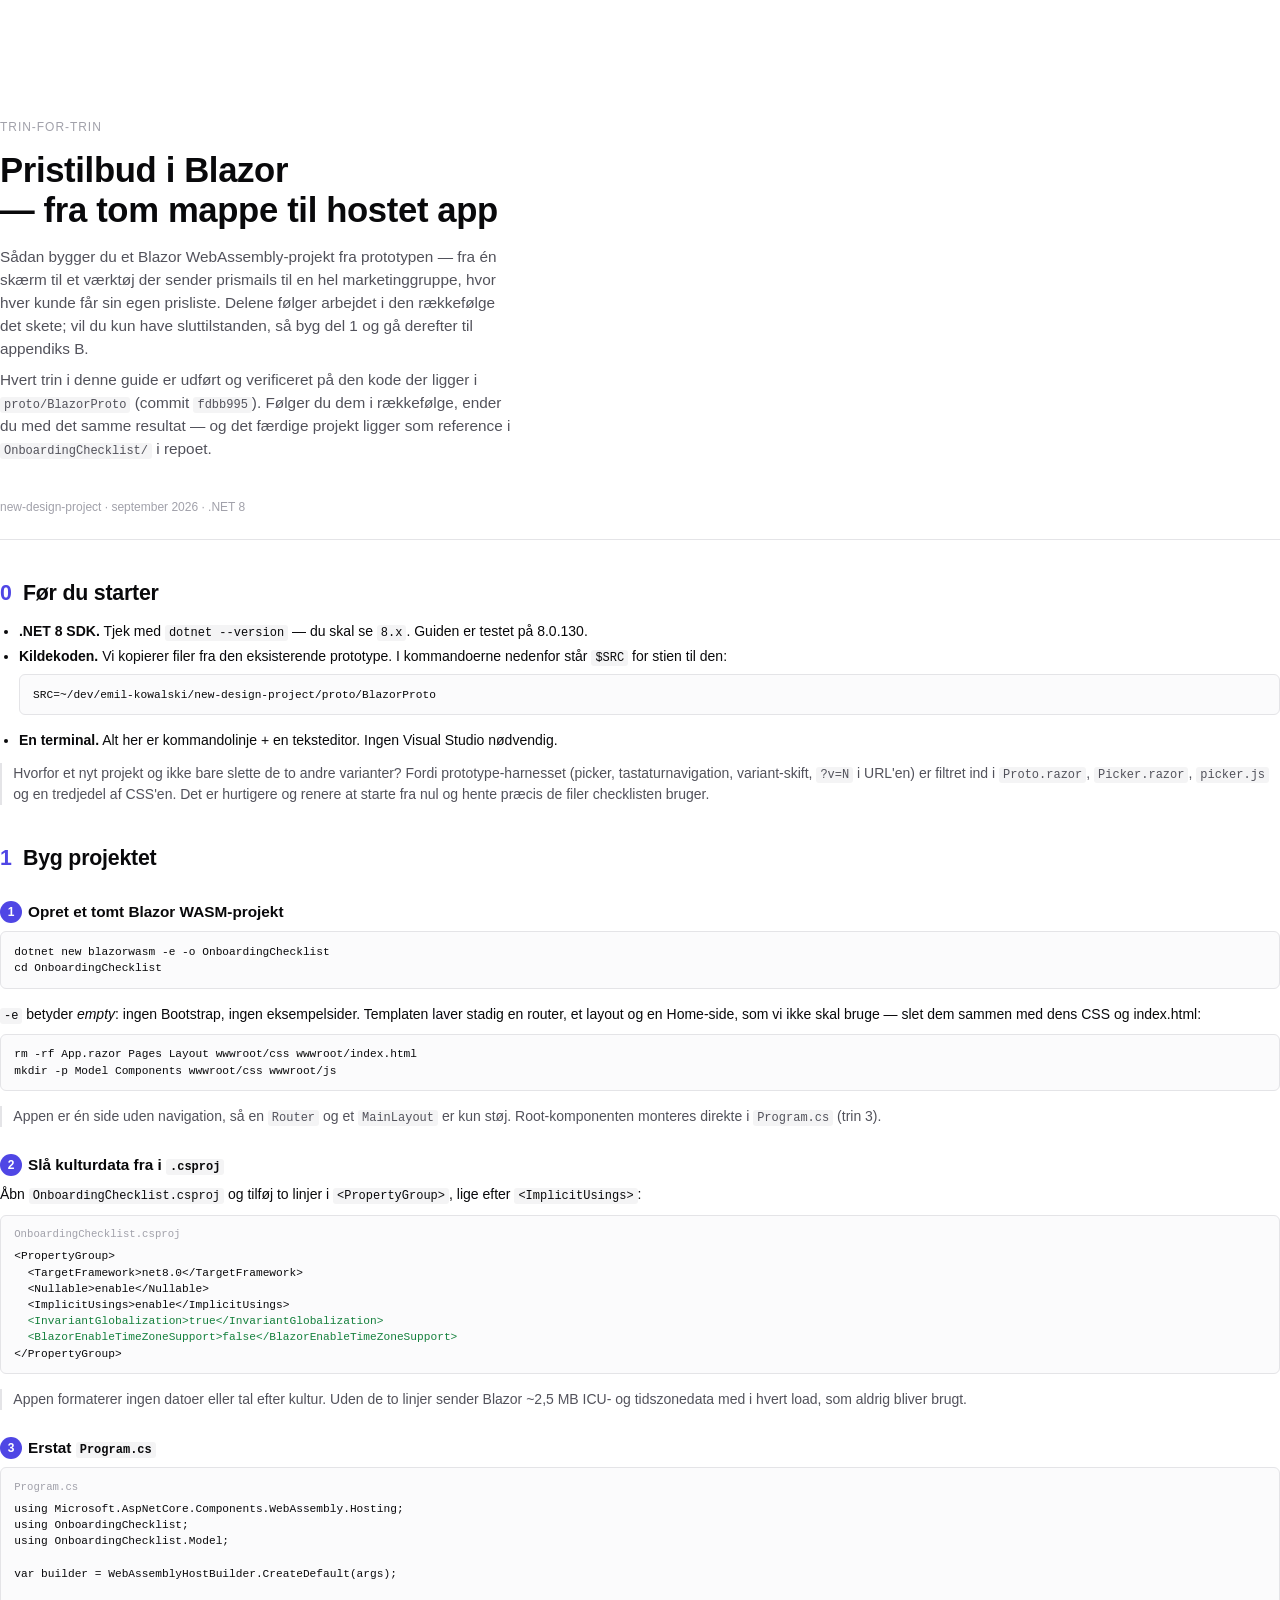
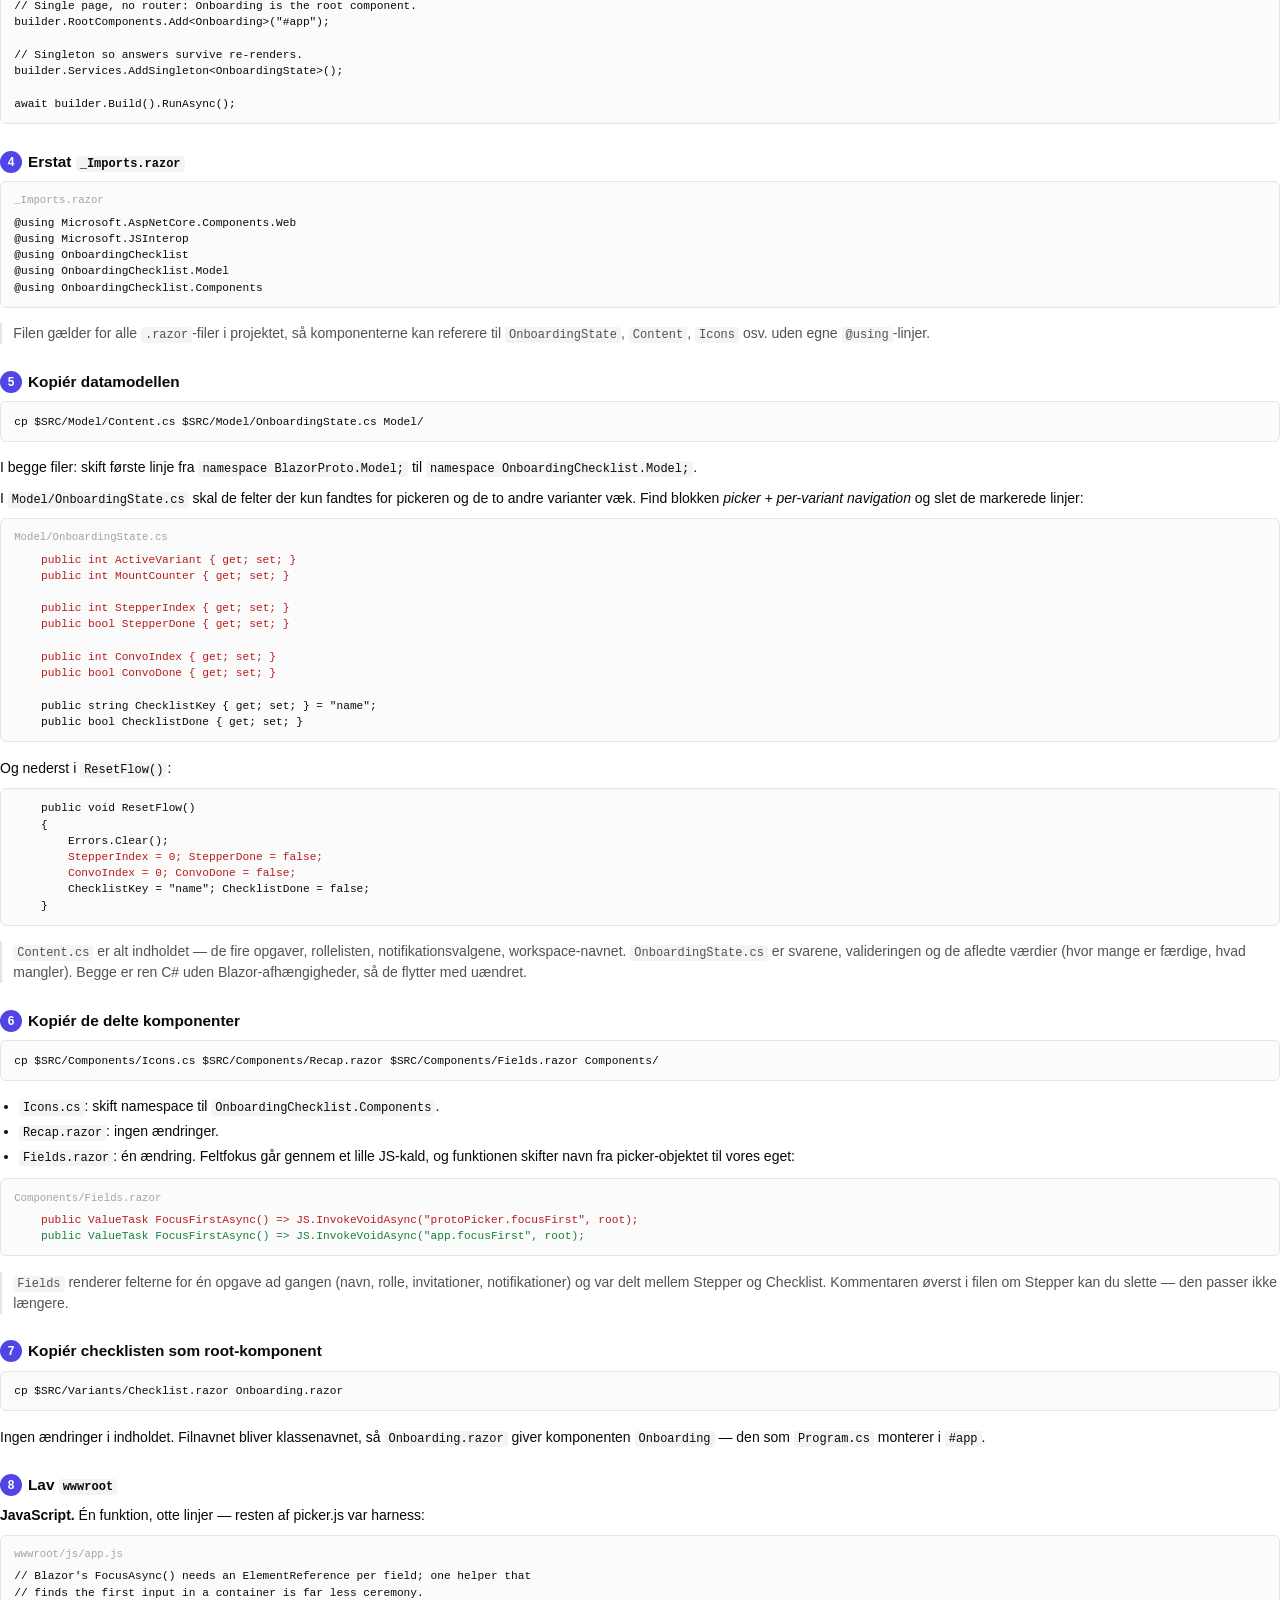
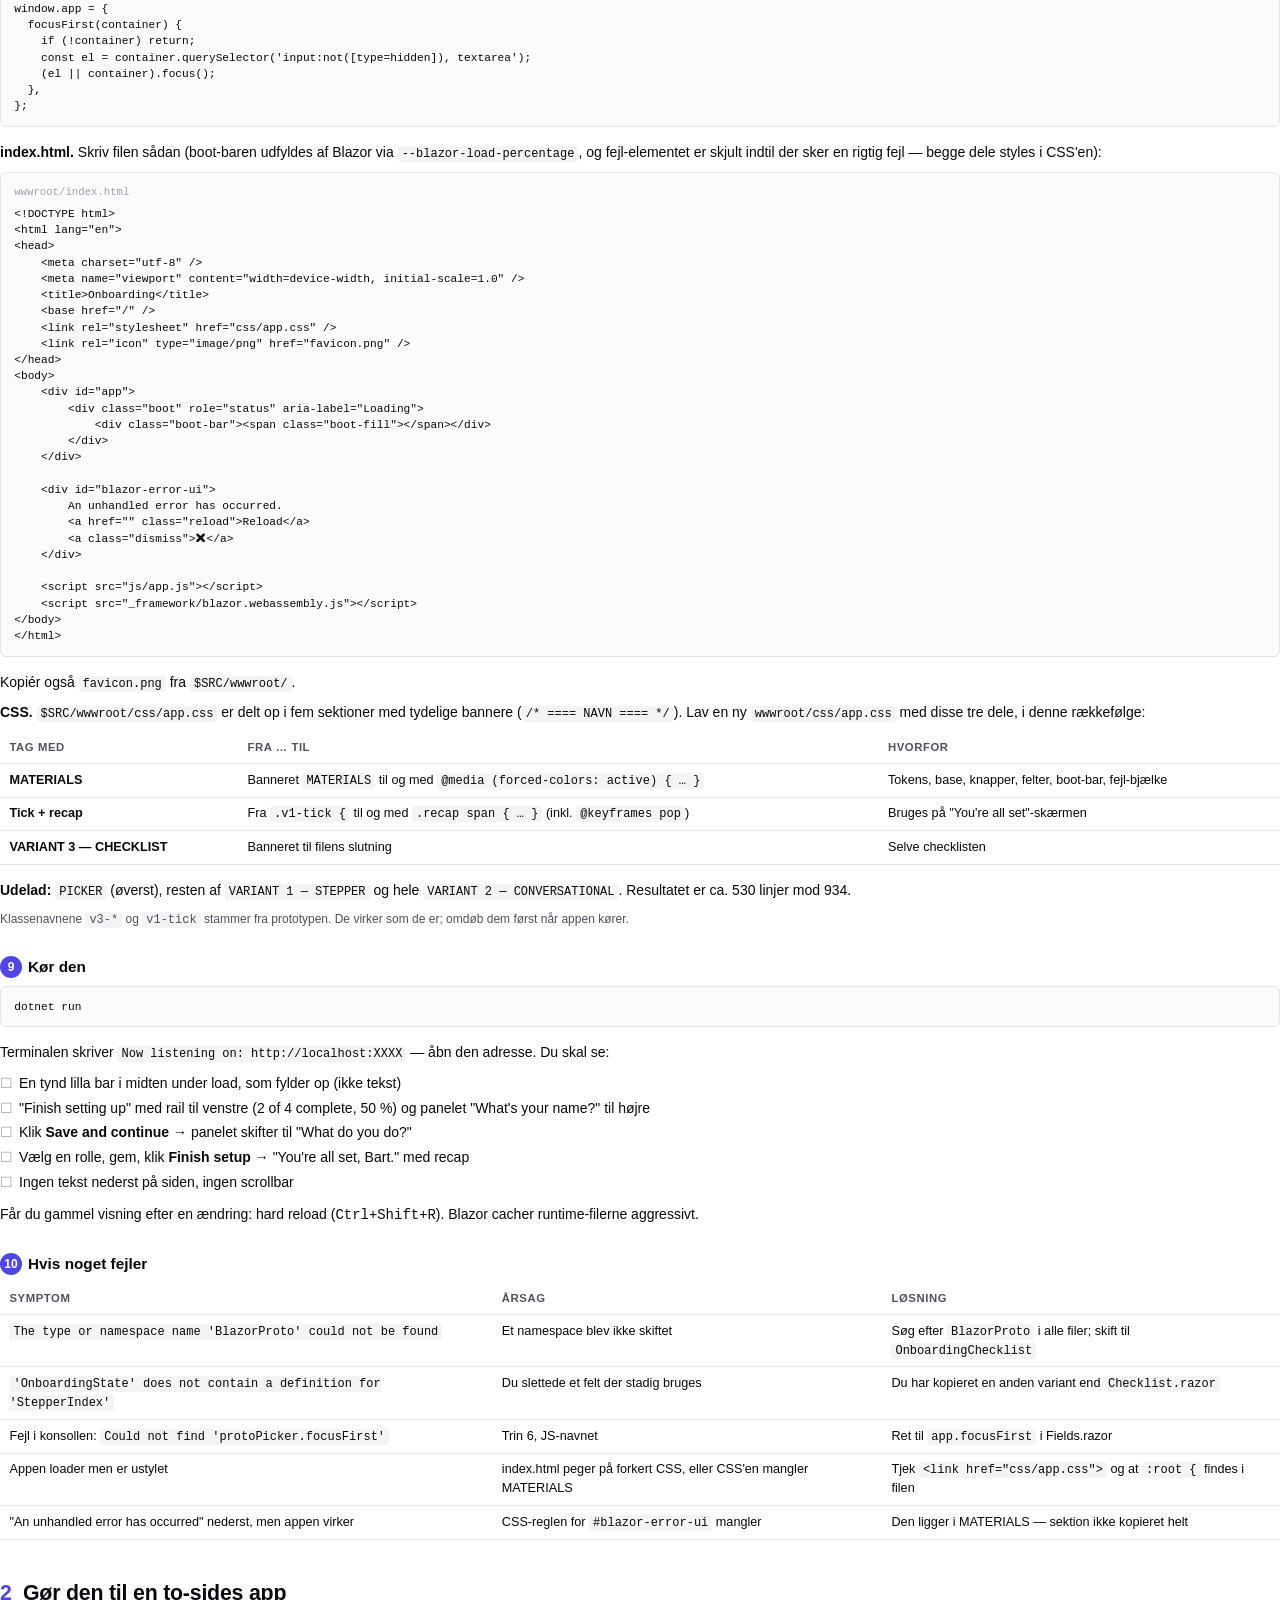
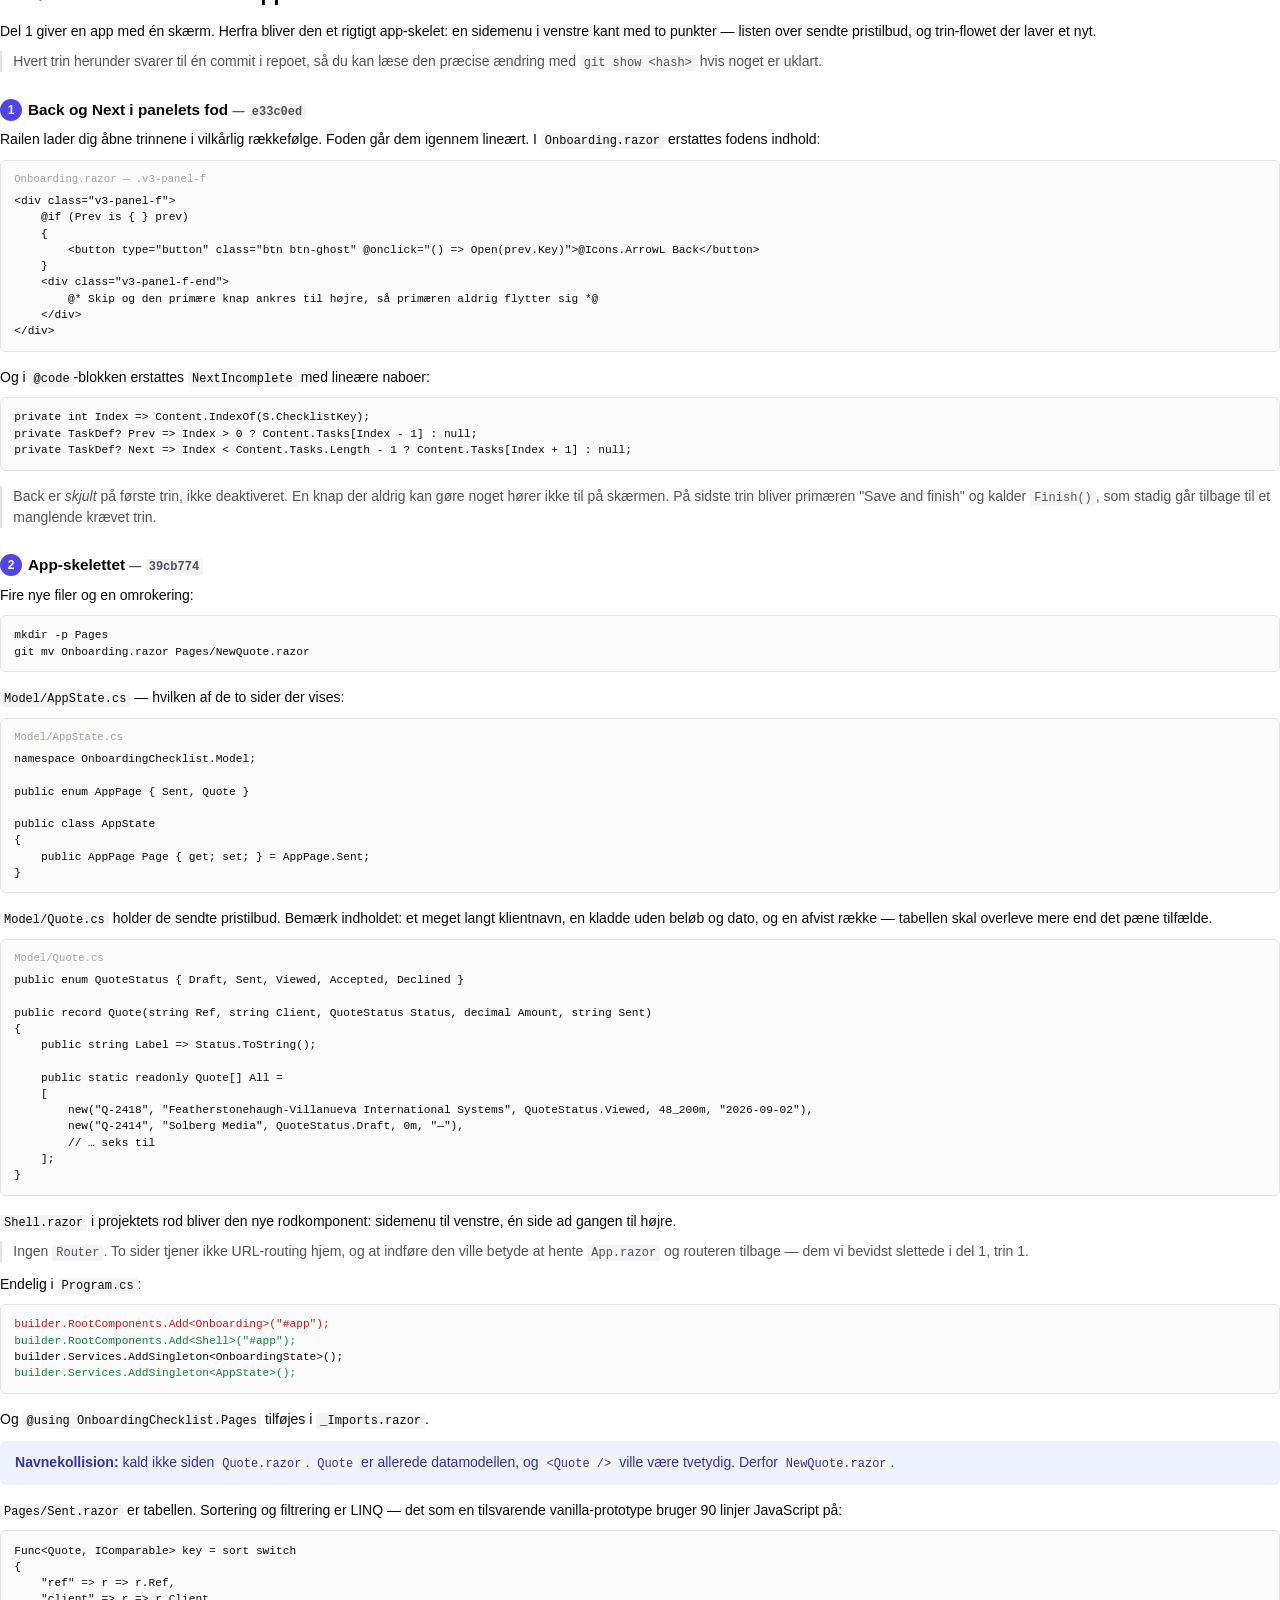
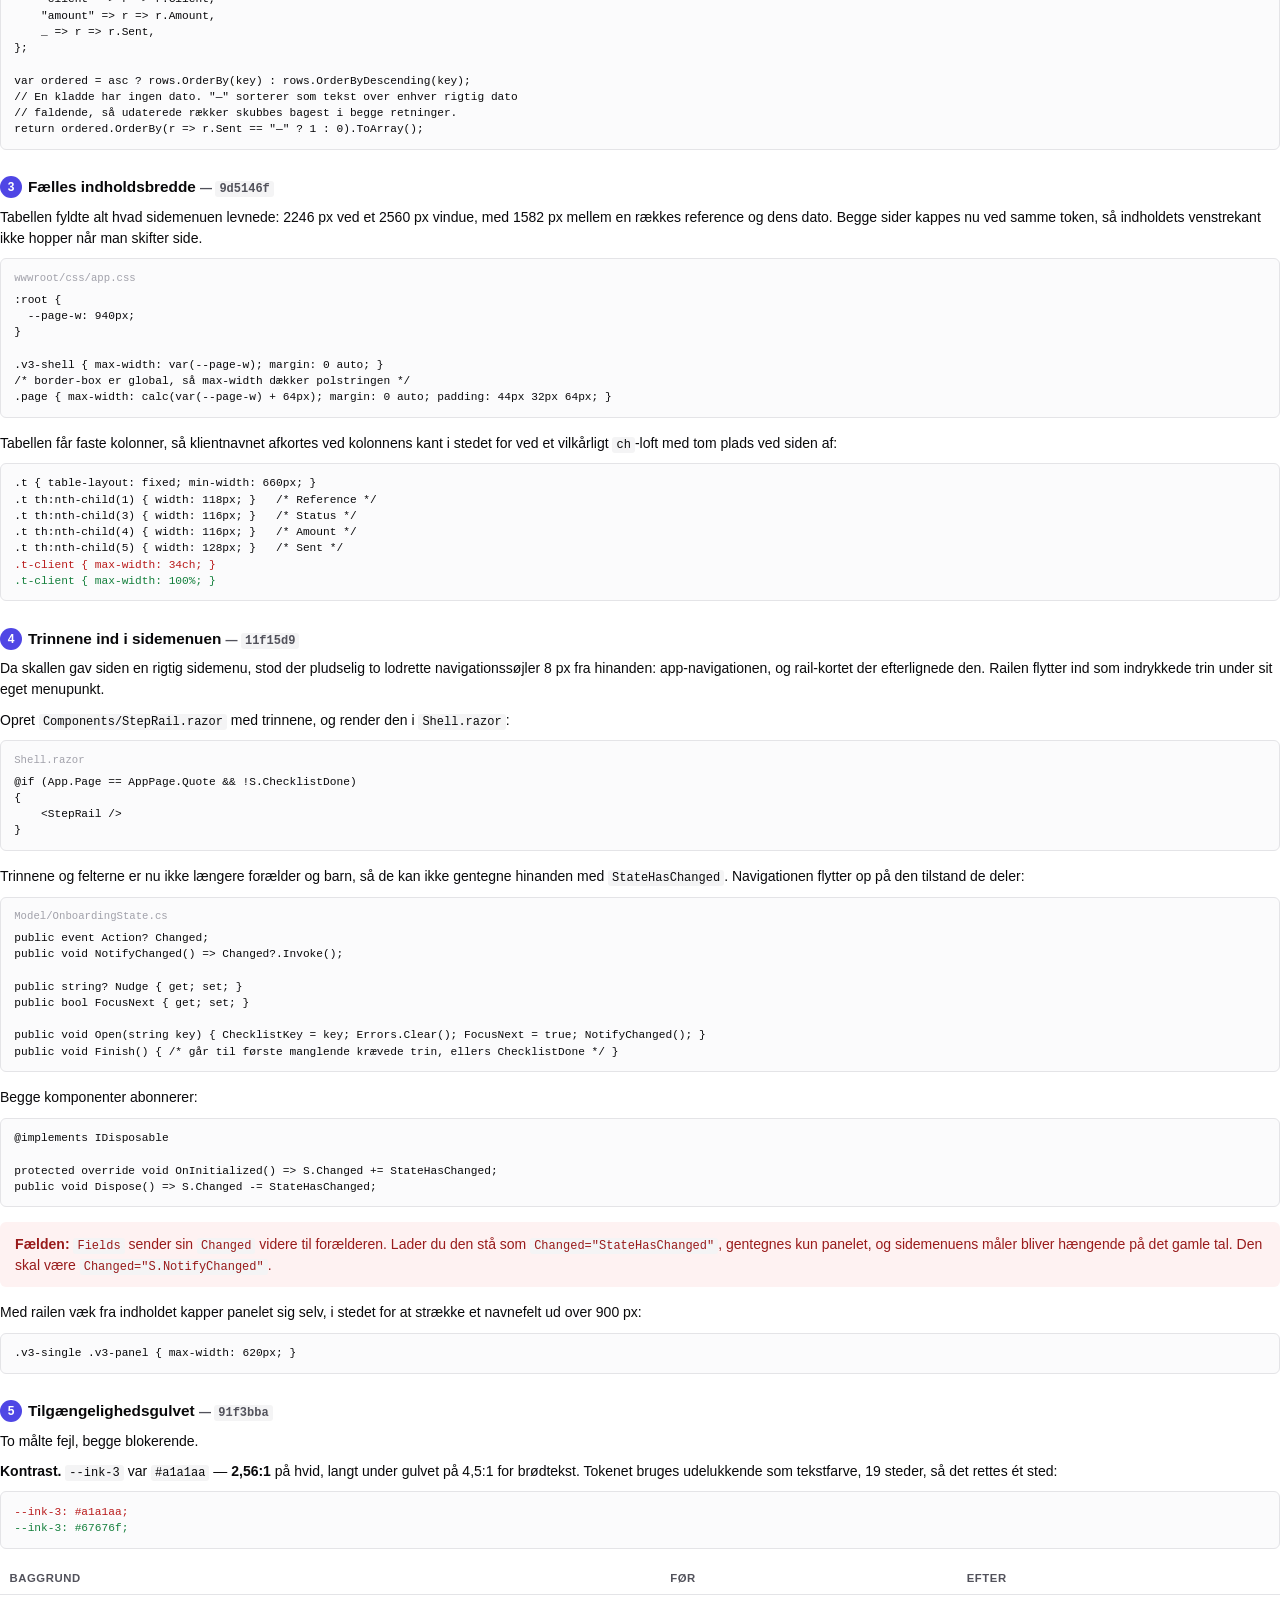
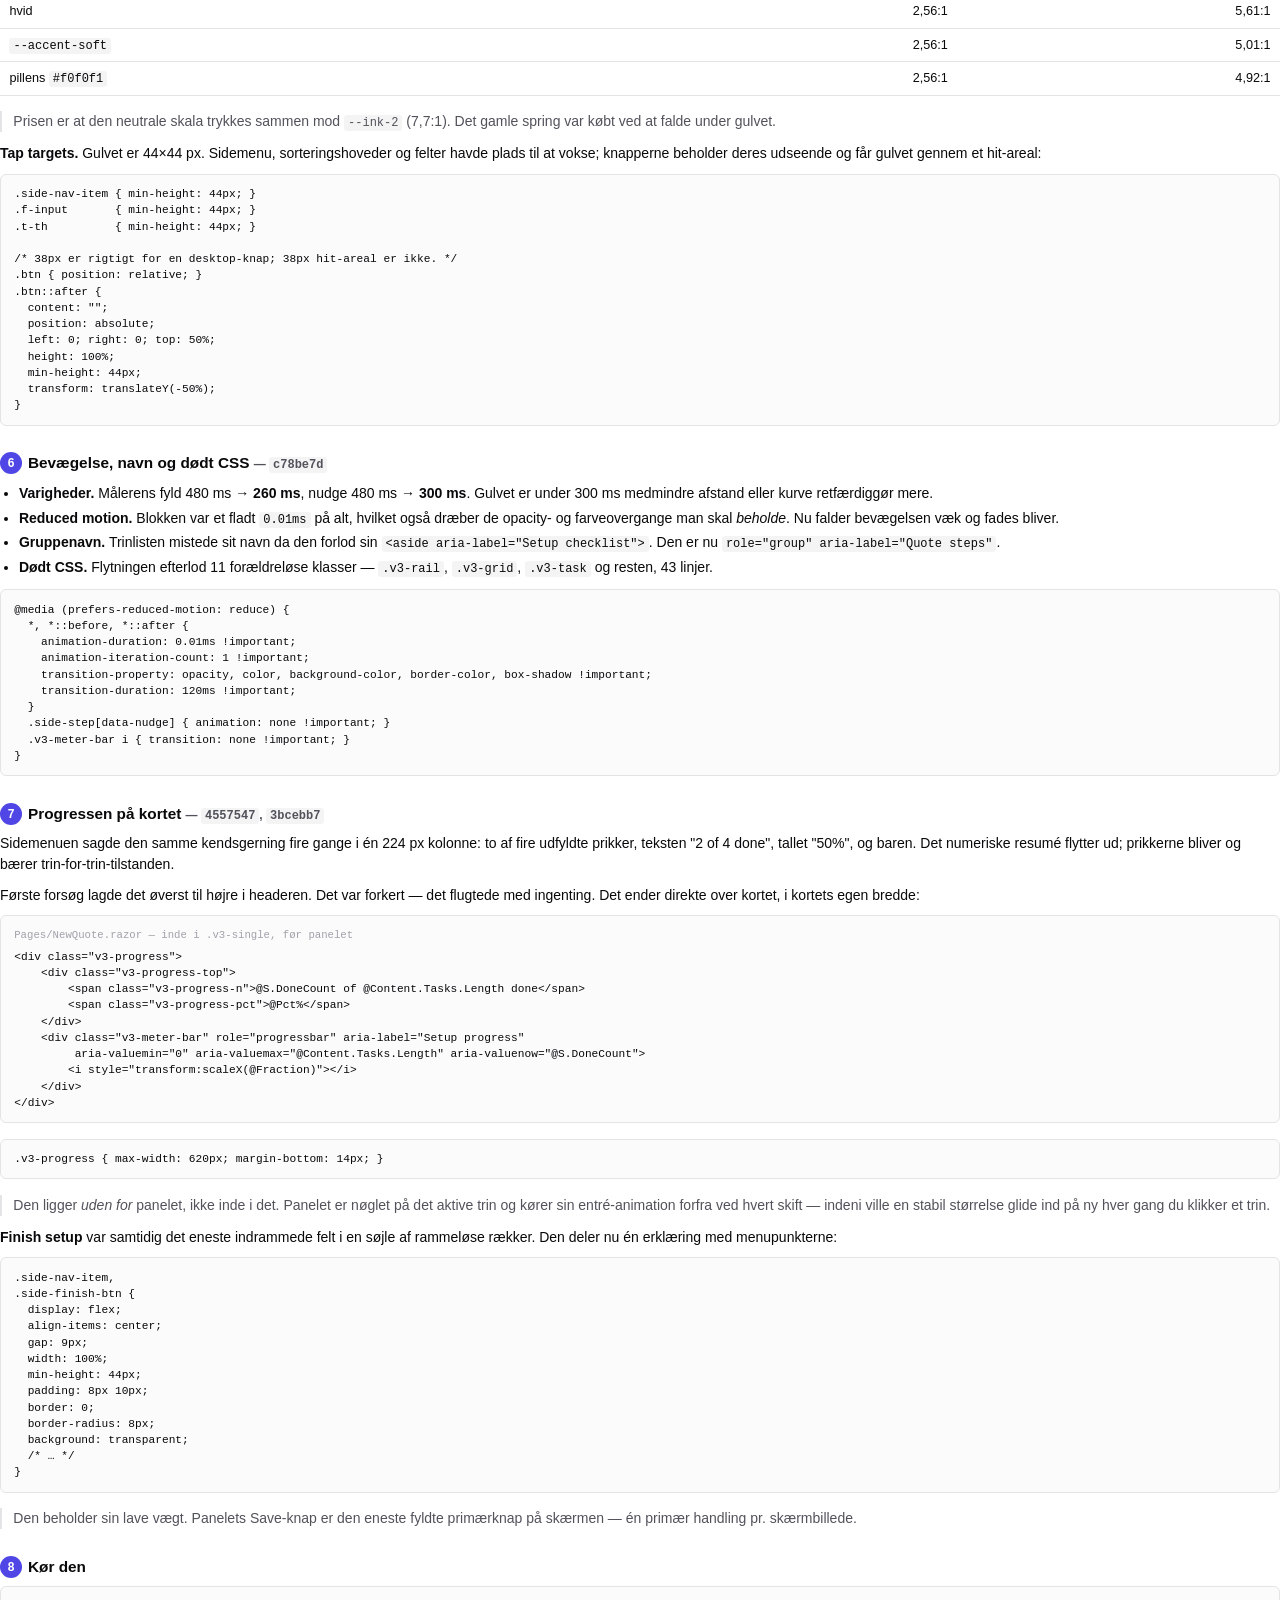
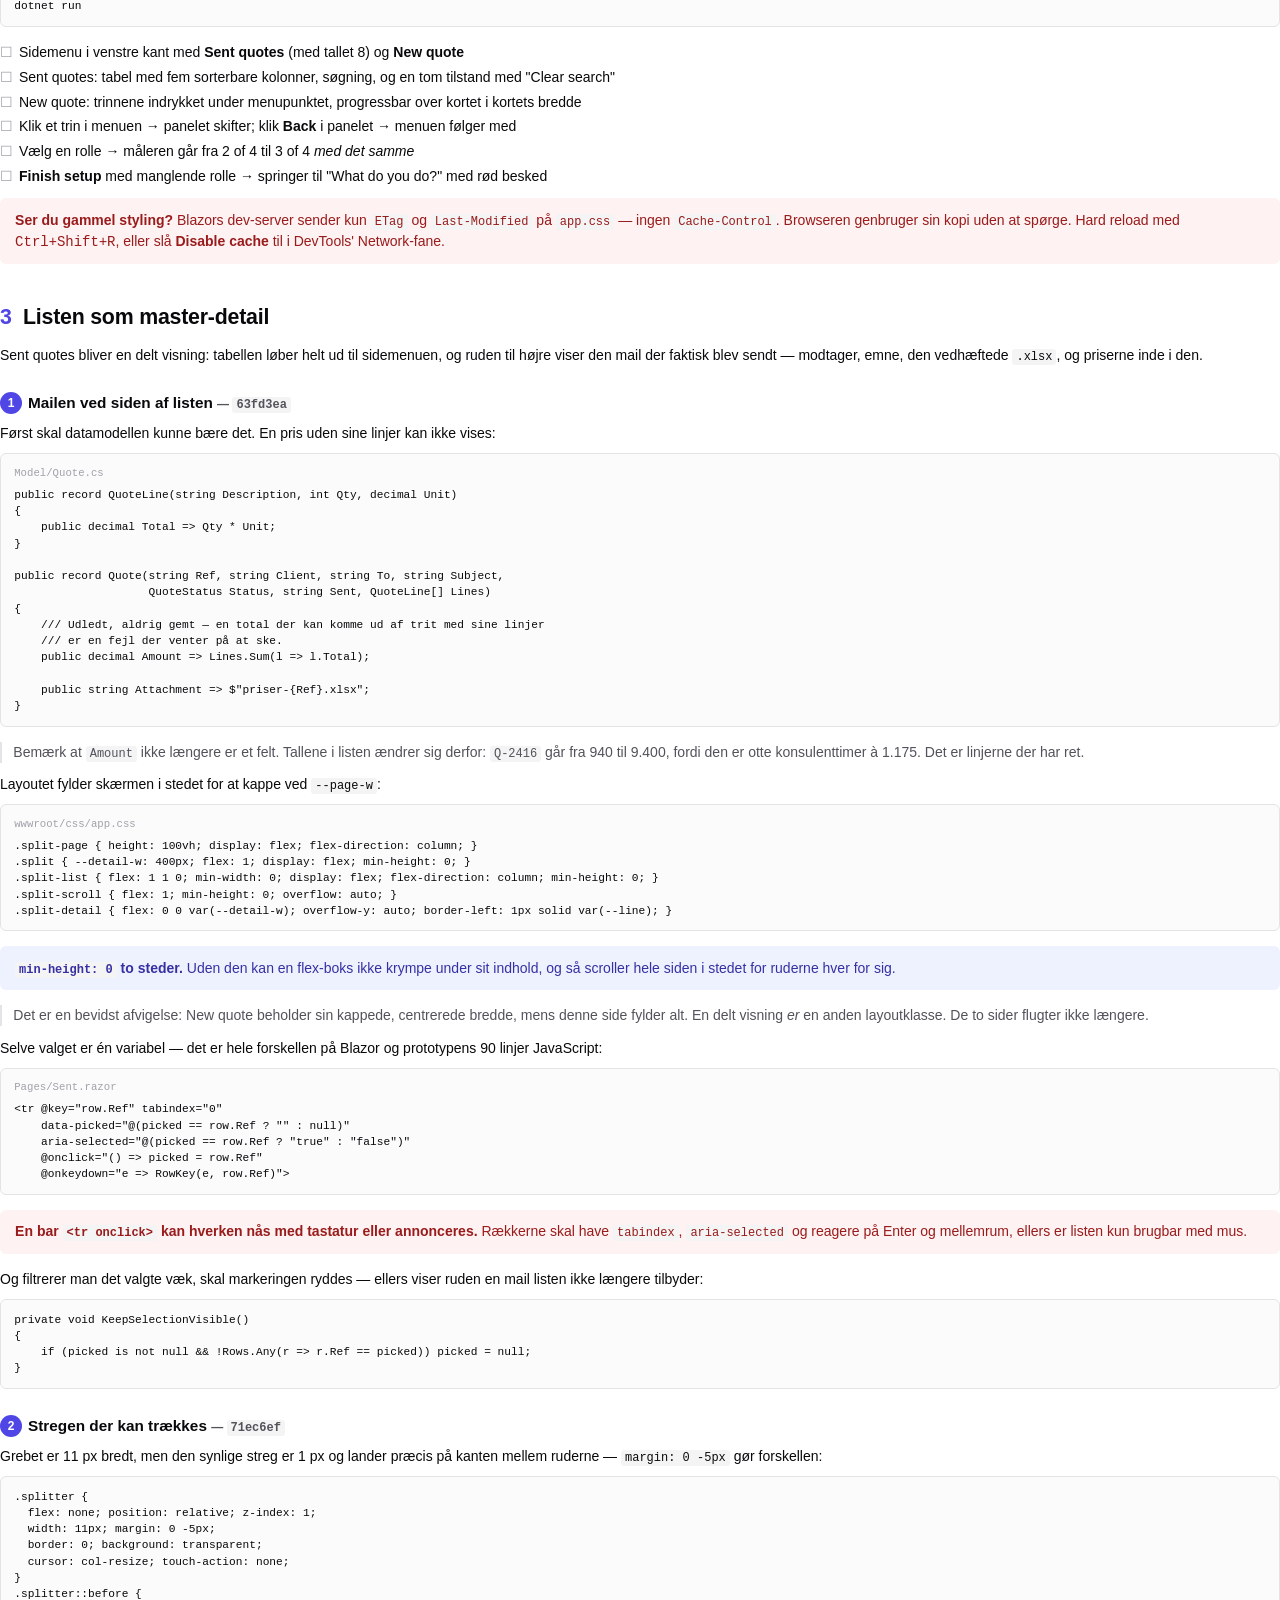
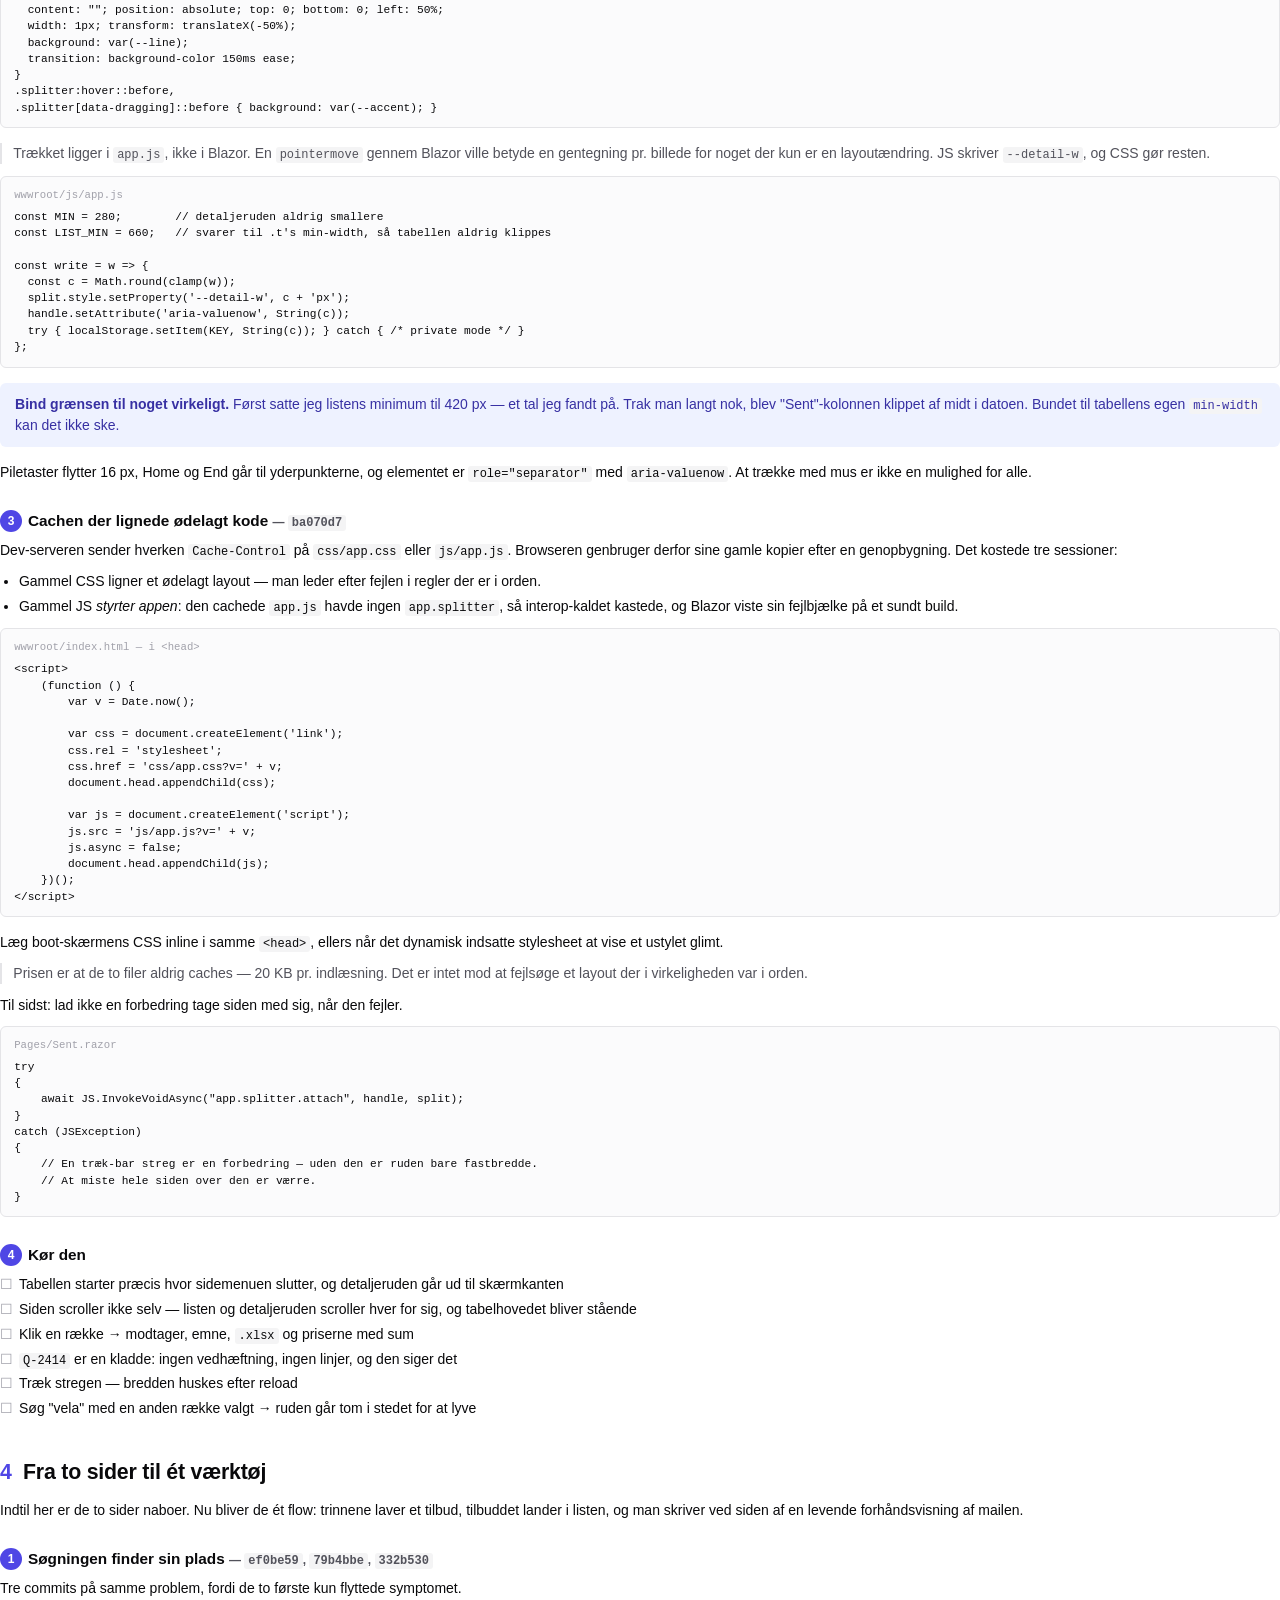
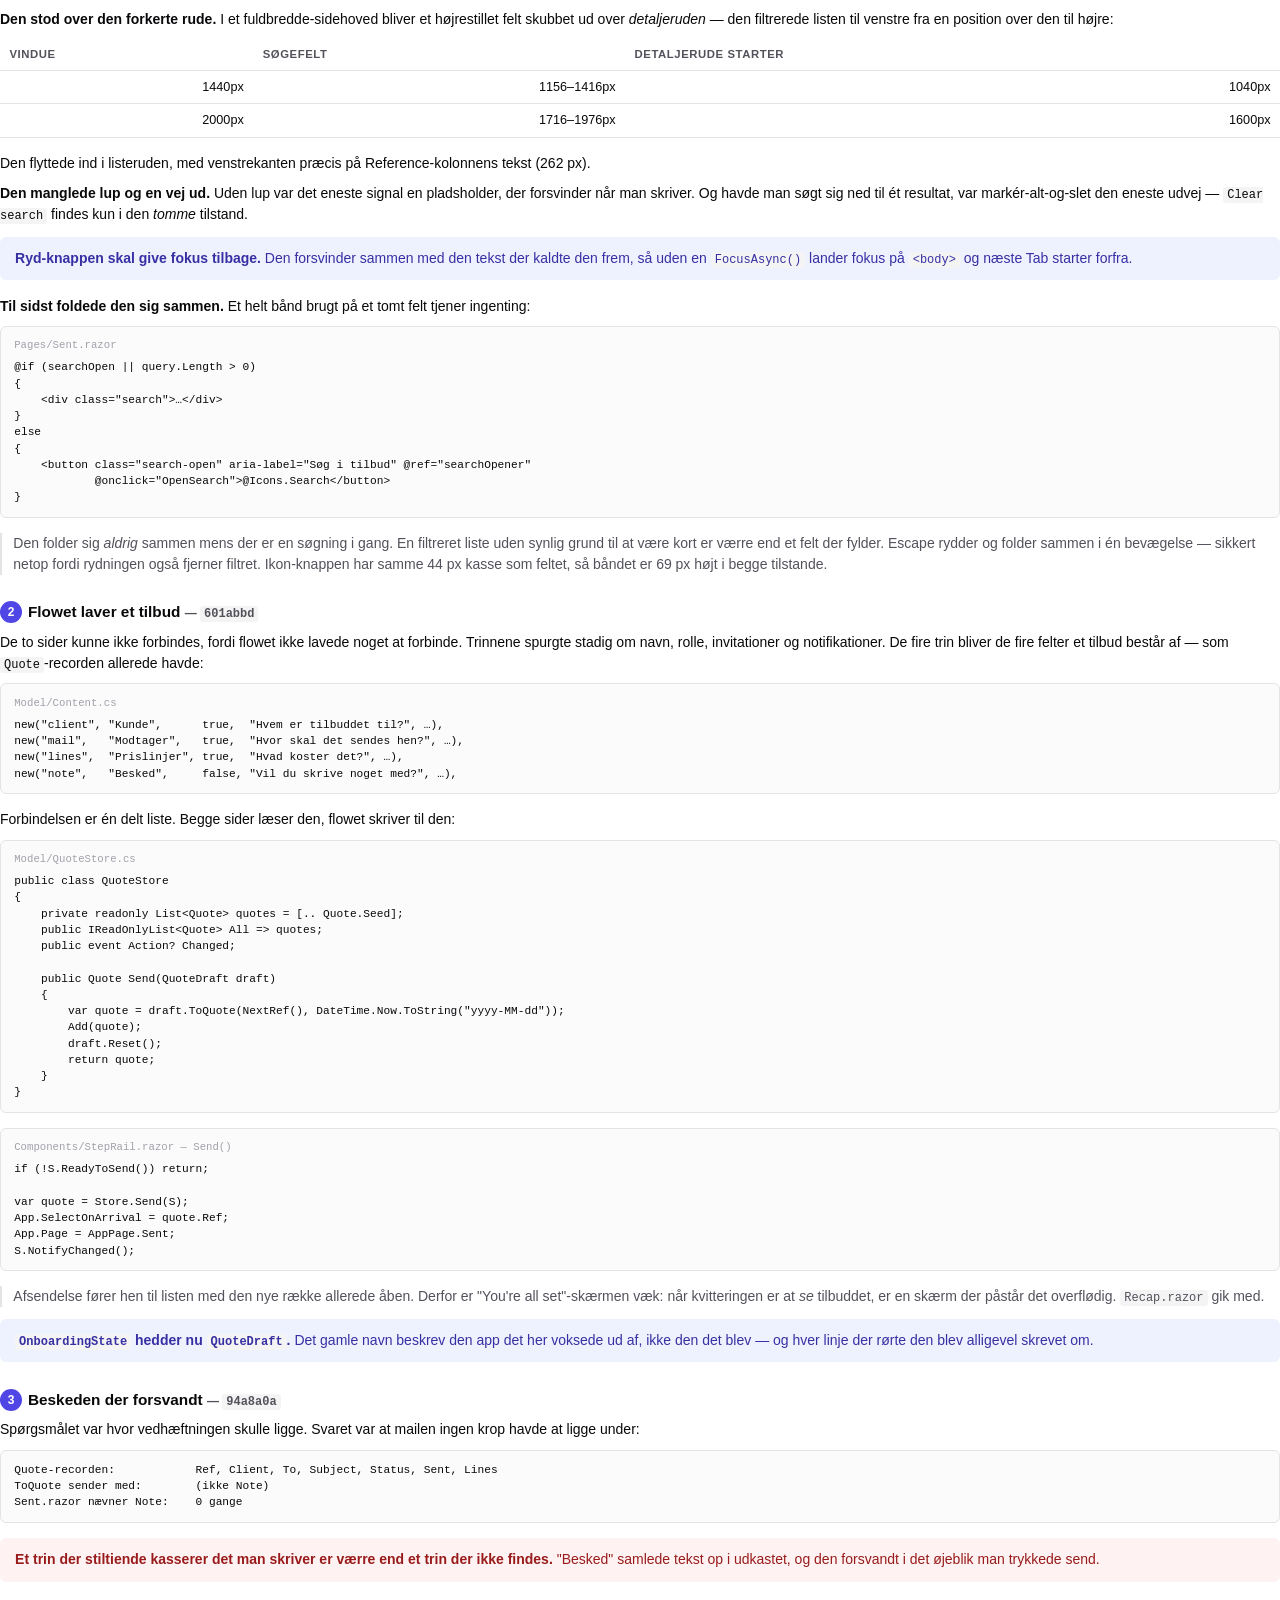
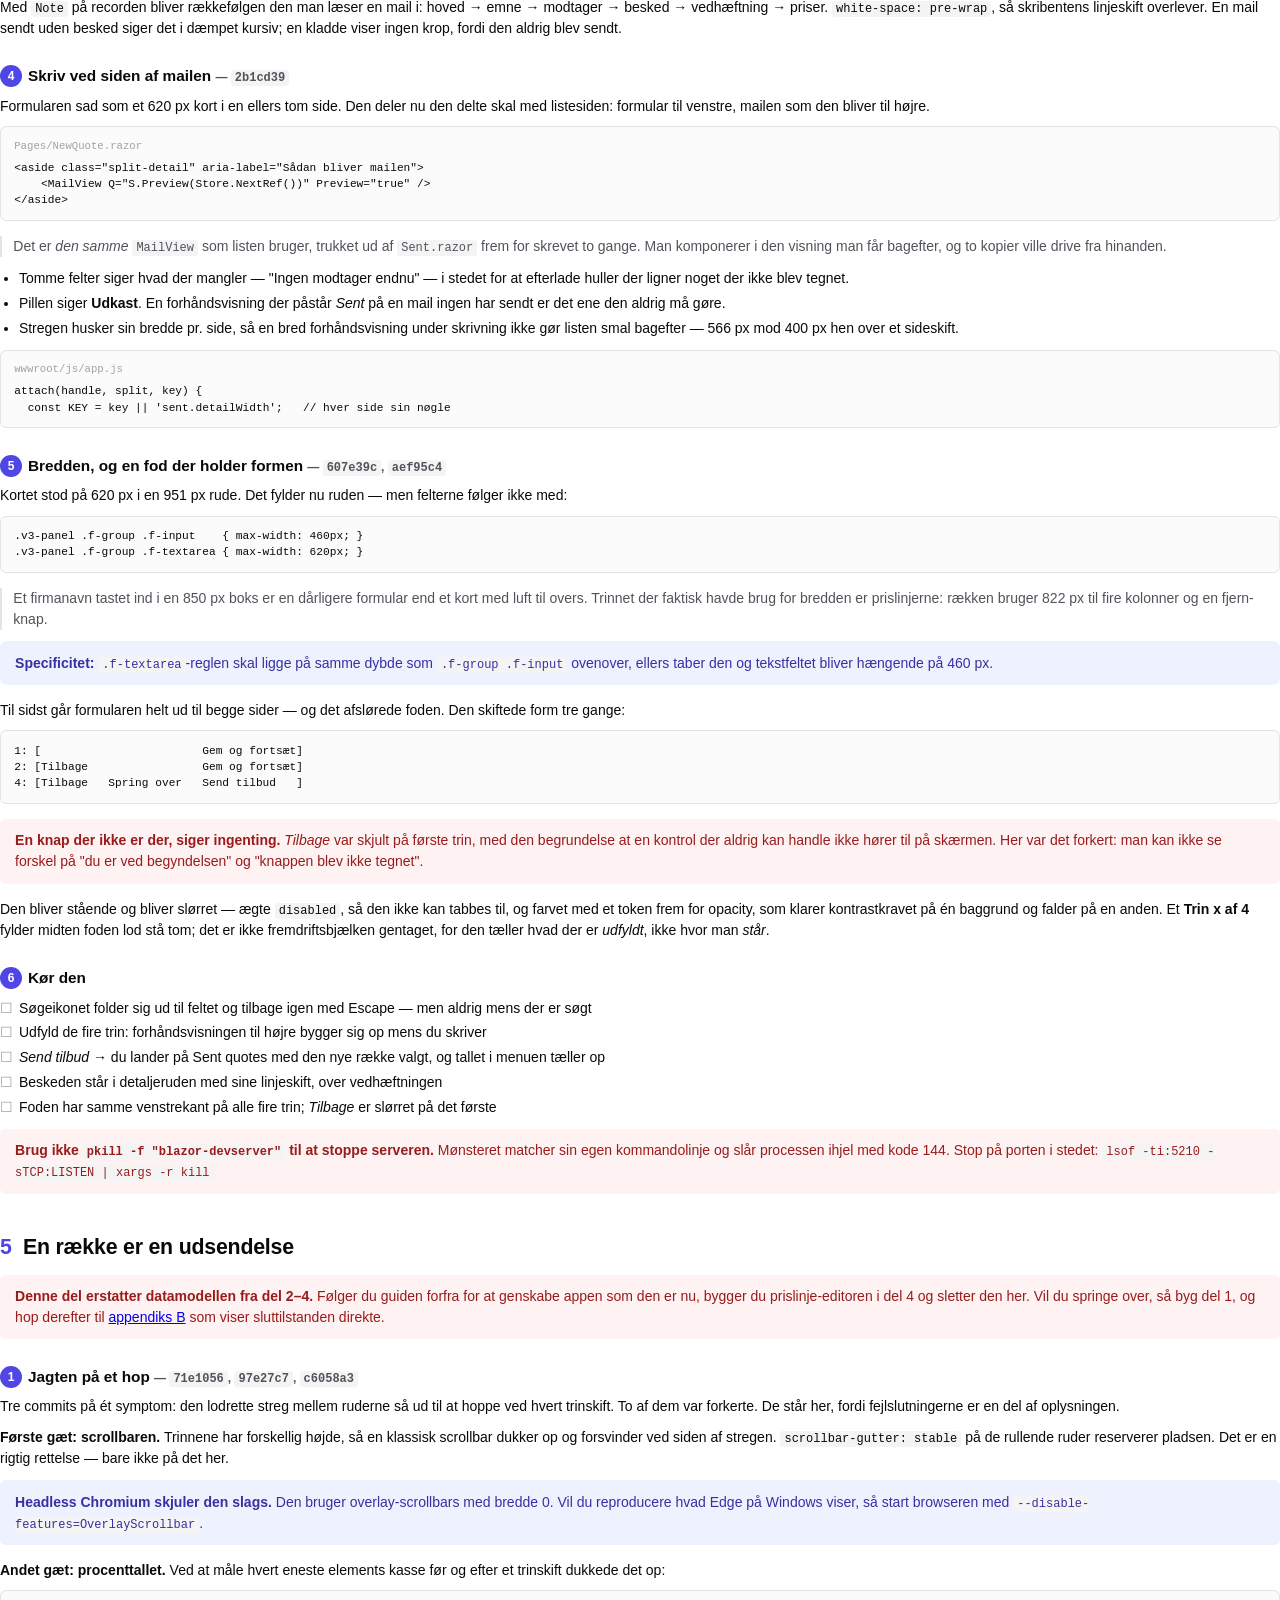
<file: docs/blazor-checklist-guide.html>
<!DOCTYPE html>
<html lang="da">
<head>
<meta charset="utf-8">
<title>Onboarding-checklisten i Blazor</title>
<style>
  @page { size: A4; margin: 20mm 18mm 22mm 18mm; }
  * { box-sizing: border-box; }
  html { font-size: 10.5pt; }
  body {
    margin: 0; color: #09090b; background: #fff;
    font-family: -apple-system, BlinkMacSystemFont, "Segoe UI", Roboto, "Helvetica Neue", Arial, sans-serif;
    line-height: 1.5; -webkit-font-smoothing: antialiased;
  }
  .cover { min-height: 60vh; display: flex; flex-direction: column; justify-content: flex-end; padding-bottom: 6mm; border-bottom: 1px solid #e4e4e7; margin-bottom: 8mm; page-break-after: always; }
  .cover .kicker { font-size: 9pt; letter-spacing: .08em; text-transform: uppercase; color: #a1a1aa; margin-bottom: 4mm; }
  .cover h1 { font-size: 26pt; line-height: 1.15; margin: 0 0 4mm; letter-spacing: -0.01em; }
  .cover p { font-size: 11.5pt; color: #52525b; max-width: 60ch; margin: 0 0 2mm; }
  .cover .meta { font-size: 9pt; color: #a1a1aa; margin-top: 8mm; }
  h2 { font-size: 16pt; margin: 10mm 0 3mm; letter-spacing: -0.01em; page-break-after: avoid; }
  h2 .n { color: #4f46e5; margin-right: 3mm; }
  h3 { font-size: 11.5pt; margin: 7mm 0 2mm; page-break-after: avoid; }
  h3 .step { display: inline-block; min-width: 22px; height: 22px; line-height: 22px; text-align: center; border-radius: 999px; background: #4f46e5; color: #fff; font-size: 9pt; font-weight: 600; margin-right: 6px; vertical-align: 1px; }
  p { margin: 0 0 2.5mm; }
  p.why { color: #52525b; border-left: 2px solid #e4e4e7; padding-left: 3mm; margin: 2mm 0 3mm; }
  ul, ol { margin: 0 0 3mm; padding-left: 5mm; }
  li { margin-bottom: 1mm; }
  code { font-family: ui-monospace, "SF Mono", Menlo, Consolas, "Liberation Mono", monospace; font-size: 9pt; background: #f4f4f5; padding: 1px 4px; border-radius: 3px; }
  pre { font-family: ui-monospace, "SF Mono", Menlo, Consolas, "Liberation Mono", monospace; font-size: 8.4pt; line-height: 1.45; background: #fbfbfc; border: 1px solid #e4e4e7; border-radius: 6px; padding: 3mm 3.5mm; margin: 2mm 0 4mm; white-space: pre-wrap; word-break: break-word; page-break-inside: avoid; }
  pre code { background: none; padding: 0; font-size: inherit; }
  pre .file { display: block; color: #a1a1aa; margin-bottom: 1.5mm; font-size: 8pt; }
  .del { color: #b91c1c; } .add { color: #15803d; }
  table { border-collapse: collapse; width: 100%; font-size: 9.5pt; margin: 2mm 0 4mm; page-break-inside: avoid; }
  th, td { text-align: left; padding: 1.8mm 2.5mm; border-bottom: 1px solid #e4e4e7; vertical-align: top; }
  th { font-weight: 600; color: #52525b; font-size: 8.5pt; text-transform: uppercase; letter-spacing: .05em; }
  td.num { font-variant-numeric: tabular-nums; text-align: right; white-space: nowrap; }
  .callout { background: #eef2ff; border-radius: 6px; padding: 3mm 4mm; margin: 3mm 0 4mm; color: #3730a3; page-break-inside: avoid; }
  .callout.warn { background: #fef2f2; color: #991b1b; }
  .callout b { font-weight: 600; }
  .check { list-style: none; padding-left: 0; }
  .check li::before { content: "☐"; margin-right: 6px; color: #a1a1aa; }
  .part { page-break-before: always; }
  .tree { columns: 2; column-gap: 8mm; }
  .small { font-size: 9pt; color: #52525b; }
</style>
</head>
<body>

<section class="cover">
  <div class="kicker">Trin-for-trin</div>
  <h1>Pristilbud i Blazor<br>— fra tom mappe til hostet app</h1>
  <p>Sådan bygger du et Blazor WebAssembly-projekt fra prototypen — fra én skærm til et værktøj der sender prismails til en hel marketinggruppe, hvor hver kunde får sin egen prisliste. Delene følger arbejdet i den rækkefølge det skete; vil du kun have sluttilstanden, så byg del 1 og gå derefter til appendiks B.</p>
  <p class="small">Hvert trin i denne guide er udført og verificeret på den kode der ligger i <code>proto/BlazorProto</code> (commit <code>fdbb995</code>). Følger du dem i rækkefølge, ender du med det samme resultat — og det færdige projekt ligger som reference i <code>OnboardingChecklist/</code> i repoet.</p>
  <div class="meta">new-design-project · september 2026 · .NET 8</div>
</section>

<h2><span class="n">0</span>Før du starter</h2>
<ul>
  <li><b>.NET 8 SDK.</b> Tjek med <code>dotnet --version</code> — du skal se <code>8.x</code>. Guiden er testet på 8.0.130.</li>
  <li><b>Kildekoden.</b> Vi kopierer filer fra den eksisterende prototype. I kommandoerne nedenfor står <code>$SRC</code> for stien til den:
    <pre><code>SRC=~/dev/emil-kowalski/new-design-project/proto/BlazorProto</code></pre></li>
  <li><b>En terminal.</b> Alt her er kommandolinje + en teksteditor. Ingen Visual Studio nødvendig.</li>
</ul>
<p class="why">Hvorfor et nyt projekt og ikke bare slette de to andre varianter? Fordi prototype-harnesset (picker, tastaturnavigation, variant-skift, <code>?v=N</code> i URL'en) er filtret ind i <code>Proto.razor</code>, <code>Picker.razor</code>, <code>picker.js</code> og en tredjedel af CSS'en. Det er hurtigere og renere at starte fra nul og hente præcis de filer checklisten bruger.</p>

<h2 class="part"><span class="n">1</span>Byg projektet</h2>

<h3><span class="step">1</span>Opret et tomt Blazor WASM-projekt</h3>
<pre><code>dotnet new blazorwasm -e -o OnboardingChecklist
cd OnboardingChecklist</code></pre>
<p><code>-e</code> betyder <i>empty</i>: ingen Bootstrap, ingen eksempelsider. Templaten laver stadig en router, et layout og en Home-side, som vi ikke skal bruge — slet dem sammen med dens CSS og index.html:</p>
<pre><code>rm -rf App.razor Pages Layout wwwroot/css wwwroot/index.html
mkdir -p Model Components wwwroot/css wwwroot/js</code></pre>
<p class="why">Appen er én side uden navigation, så en <code>Router</code> og et <code>MainLayout</code> er kun støj. Root-komponenten monteres direkte i <code>Program.cs</code> (trin 3).</p>

<h3><span class="step">2</span>Slå kulturdata fra i <code>.csproj</code></h3>
<p>Åbn <code>OnboardingChecklist.csproj</code> og tilføj to linjer i <code>&lt;PropertyGroup&gt;</code>, lige efter <code>&lt;ImplicitUsings&gt;</code>:</p>
<pre><code><span class="file">OnboardingChecklist.csproj</span>&lt;PropertyGroup&gt;
  &lt;TargetFramework&gt;net8.0&lt;/TargetFramework&gt;
  &lt;Nullable&gt;enable&lt;/Nullable&gt;
  &lt;ImplicitUsings&gt;enable&lt;/ImplicitUsings&gt;
<span class="add">  &lt;InvariantGlobalization&gt;true&lt;/InvariantGlobalization&gt;
  &lt;BlazorEnableTimeZoneSupport&gt;false&lt;/BlazorEnableTimeZoneSupport&gt;</span>
&lt;/PropertyGroup&gt;</code></pre>
<p class="why">Appen formaterer ingen datoer eller tal efter kultur. Uden de to linjer sender Blazor ~2,5 MB ICU- og tidszonedata med i hvert load, som aldrig bliver brugt.</p>

<h3><span class="step">3</span>Erstat <code>Program.cs</code></h3>
<pre><code><span class="file">Program.cs</span>using Microsoft.AspNetCore.Components.WebAssembly.Hosting;
using OnboardingChecklist;
using OnboardingChecklist.Model;

var builder = WebAssemblyHostBuilder.CreateDefault(args);

// Single page, no router: Onboarding is the root component.
builder.RootComponents.Add&lt;Onboarding&gt;("#app");

// Singleton so answers survive re-renders.
builder.Services.AddSingleton&lt;OnboardingState&gt;();

await builder.Build().RunAsync();</code></pre>

<h3><span class="step">4</span>Erstat <code>_Imports.razor</code></h3>
<pre><code><span class="file">_Imports.razor</span>@using Microsoft.AspNetCore.Components.Web
@using Microsoft.JSInterop
@using OnboardingChecklist
@using OnboardingChecklist.Model
@using OnboardingChecklist.Components</code></pre>
<p class="why">Filen gælder for alle <code>.razor</code>-filer i projektet, så komponenterne kan referere til <code>OnboardingState</code>, <code>Content</code>, <code>Icons</code> osv. uden egne <code>@using</code>-linjer.</p>

<h3><span class="step">5</span>Kopiér datamodellen</h3>
<pre><code>cp $SRC/Model/Content.cs $SRC/Model/OnboardingState.cs Model/</code></pre>
<p>I begge filer: skift første linje fra <code>namespace BlazorProto.Model;</code> til <code>namespace OnboardingChecklist.Model;</code>.</p>
<p>I <code>Model/OnboardingState.cs</code> skal de felter der kun fandtes for pickeren og de to andre varianter væk. Find blokken <i>picker + per-variant navigation</i> og slet de markerede linjer:</p>
<pre><code><span class="file">Model/OnboardingState.cs</span><span class="del">    public int ActiveVariant { get; set; }
    public int MountCounter { get; set; }

    public int StepperIndex { get; set; }
    public bool StepperDone { get; set; }

    public int ConvoIndex { get; set; }
    public bool ConvoDone { get; set; }
</span>
    public string ChecklistKey { get; set; } = "name";
    public bool ChecklistDone { get; set; }</code></pre>
<p>Og nederst i <code>ResetFlow()</code>:</p>
<pre><code>    public void ResetFlow()
    {
        Errors.Clear();
<span class="del">        StepperIndex = 0; StepperDone = false;
        ConvoIndex = 0; ConvoDone = false;</span>
        ChecklistKey = "name"; ChecklistDone = false;
    }</code></pre>
<p class="why"><code>Content.cs</code> er alt indholdet — de fire opgaver, rollelisten, notifikationsvalgene, workspace-navnet. <code>OnboardingState.cs</code> er svarene, valideringen og de afledte værdier (hvor mange er færdige, hvad mangler). Begge er ren C# uden Blazor-afhængigheder, så de flytter med uændret.</p>

<h3><span class="step">6</span>Kopiér de delte komponenter</h3>
<pre><code>cp $SRC/Components/Icons.cs $SRC/Components/Recap.razor $SRC/Components/Fields.razor Components/</code></pre>
<ul>
  <li><code>Icons.cs</code>: skift namespace til <code>OnboardingChecklist.Components</code>.</li>
  <li><code>Recap.razor</code>: ingen ændringer.</li>
  <li><code>Fields.razor</code>: én ændring. Feltfokus går gennem et lille JS-kald, og funktionen skifter navn fra picker-objektet til vores eget:</li>
</ul>
<pre><code><span class="file">Components/Fields.razor</span><span class="del">    public ValueTask FocusFirstAsync() => JS.InvokeVoidAsync("protoPicker.focusFirst", root);</span>
<span class="add">    public ValueTask FocusFirstAsync() => JS.InvokeVoidAsync("app.focusFirst", root);</span></code></pre>
<p class="why"><code>Fields</code> renderer felterne for én opgave ad gangen (navn, rolle, invitationer, notifikationer) og var delt mellem Stepper og Checklist. Kommentaren øverst i filen om Stepper kan du slette — den passer ikke længere.</p>

<h3><span class="step">7</span>Kopiér checklisten som root-komponent</h3>
<pre><code>cp $SRC/Variants/Checklist.razor Onboarding.razor</code></pre>
<p>Ingen ændringer i indholdet. Filnavnet bliver klassenavnet, så <code>Onboarding.razor</code> giver komponenten <code>Onboarding</code> — den som <code>Program.cs</code> monterer i <code>#app</code>.</p>

<h3><span class="step">8</span>Lav <code>wwwroot</code></h3>
<p><b>JavaScript.</b> Én funktion, otte linjer — resten af picker.js var harness:</p>
<pre><code><span class="file">wwwroot/js/app.js</span>// Blazor's FocusAsync() needs an ElementReference per field; one helper that
// finds the first input in a container is far less ceremony.
window.app = {
  focusFirst(container) {
    if (!container) return;
    const el = container.querySelector('input:not([type=hidden]), textarea');
    (el || container).focus();
  },
};</code></pre>

<p><b>index.html.</b> Skriv filen sådan (boot-baren udfyldes af Blazor via <code>--blazor-load-percentage</code>, og fejl-elementet er skjult indtil der sker en rigtig fejl — begge dele styles i CSS'en):</p>
<pre><code><span class="file">wwwroot/index.html</span>&lt;!DOCTYPE html&gt;
&lt;html lang="en"&gt;
&lt;head&gt;
    &lt;meta charset="utf-8" /&gt;
    &lt;meta name="viewport" content="width=device-width, initial-scale=1.0" /&gt;
    &lt;title&gt;Onboarding&lt;/title&gt;
    &lt;base href="/" /&gt;
    &lt;link rel="stylesheet" href="css/app.css" /&gt;
    &lt;link rel="icon" type="image/png" href="favicon.png" /&gt;
&lt;/head&gt;
&lt;body&gt;
    &lt;div id="app"&gt;
        &lt;div class="boot" role="status" aria-label="Loading"&gt;
            &lt;div class="boot-bar"&gt;&lt;span class="boot-fill"&gt;&lt;/span&gt;&lt;/div&gt;
        &lt;/div&gt;
    &lt;/div&gt;

    &lt;div id="blazor-error-ui"&gt;
        An unhandled error has occurred.
        &lt;a href="" class="reload"&gt;Reload&lt;/a&gt;
        &lt;a class="dismiss"&gt;🗙&lt;/a&gt;
    &lt;/div&gt;

    &lt;script src="js/app.js"&gt;&lt;/script&gt;
    &lt;script src="_framework/blazor.webassembly.js"&gt;&lt;/script&gt;
&lt;/body&gt;
&lt;/html&gt;</code></pre>
<p>Kopiér også <code>favicon.png</code> fra <code>$SRC/wwwroot/</code>.</p>

<p><b>CSS.</b> <code>$SRC/wwwroot/css/app.css</code> er delt op i fem sektioner med tydelige bannere (<code>/* ==== NAVN ==== */</code>). Lav en ny <code>wwwroot/css/app.css</code> med disse tre dele, i denne rækkefølge:</p>
<table>
  <tr><th>Tag med</th><th>Fra … til</th><th>Hvorfor</th></tr>
  <tr><td><b>MATERIALS</b></td><td>Banneret <code>MATERIALS</code> til og med <code>@media (forced-colors: active) { … }</code></td><td>Tokens, base, knapper, felter, boot-bar, fejl-bjælke</td></tr>
  <tr><td><b>Tick + recap</b></td><td>Fra <code>.v1-tick {</code> til og med <code>.recap span { … }</code> (inkl. <code>@keyframes pop</code>)</td><td>Bruges på "You're all set"-skærmen</td></tr>
  <tr><td><b>VARIANT 3 — CHECKLIST</b></td><td>Banneret til filens slutning</td><td>Selve checklisten</td></tr>
</table>
<p><b>Udelad:</b> <code>PICKER</code> (øverst), resten af <code>VARIANT 1 — STEPPER</code> og hele <code>VARIANT 2 — CONVERSATIONAL</code>. Resultatet er ca. 530 linjer mod 934.</p>
<p class="small">Klassenavnene <code>v3-*</code> og <code>v1-tick</code> stammer fra prototypen. De virker som de er; omdøb dem først når appen kører.</p>

<h3><span class="step">9</span>Kør den</h3>
<pre><code>dotnet run</code></pre>
<p>Terminalen skriver <code>Now listening on: http://localhost:XXXX</code> — åbn den adresse. Du skal se:</p>
<ul class="check">
  <li>En tynd lilla bar i midten under load, som fylder op (ikke tekst)</li>
  <li>"Finish setting up" med rail til venstre (2 of 4 complete, 50 %) og panelet "What's your name?" til højre</li>
  <li>Klik <b>Save and continue</b> → panelet skifter til "What do you do?"</li>
  <li>Vælg en rolle, gem, klik <b>Finish setup</b> → "You're all set, Bart." med recap</li>
  <li>Ingen tekst nederst på siden, ingen scrollbar</li>
</ul>
<p>Får du gammel visning efter en ændring: hard reload (<kbd>Ctrl</kbd>+<kbd>Shift</kbd>+<kbd>R</kbd>). Blazor cacher runtime-filerne aggressivt.</p>

<h3><span class="step">10</span>Hvis noget fejler</h3>
<table>
  <tr><th>Symptom</th><th>Årsag</th><th>Løsning</th></tr>
  <tr><td><code>The type or namespace name 'BlazorProto' could not be found</code></td><td>Et namespace blev ikke skiftet</td><td>Søg efter <code>BlazorProto</code> i alle filer; skift til <code>OnboardingChecklist</code></td></tr>
  <tr><td><code>'OnboardingState' does not contain a definition for 'StepperIndex'</code></td><td>Du slettede et felt der stadig bruges</td><td>Du har kopieret en anden variant end <code>Checklist.razor</code></td></tr>
  <tr><td>Fejl i konsollen: <code>Could not find 'protoPicker.focusFirst'</code></td><td>Trin 6, JS-navnet</td><td>Ret til <code>app.focusFirst</code> i Fields.razor</td></tr>
  <tr><td>Appen loader men er ustylet</td><td>index.html peger på forkert CSS, eller CSS'en mangler MATERIALS</td><td>Tjek <code>&lt;link href="css/app.css"&gt;</code> og at <code>:root {</code> findes i filen</td></tr>
  <tr><td>"An unhandled error has occurred" nederst, men appen virker</td><td>CSS-reglen for <code>#blazor-error-ui</code> mangler</td><td>Den ligger i MATERIALS — sektion ikke kopieret helt</td></tr>
</table>

<h2 class="part"><span class="n">2</span>Gør den til en to-sides app</h2>
<p>Del 1 giver en app med én skærm. Herfra bliver den et rigtigt app-skelet: en sidemenu i venstre kant med to punkter — listen over sendte pristilbud, og trin-flowet der laver et nyt.</p>
<p class="why">Hvert trin herunder svarer til én commit i repoet, så du kan læse den præcise ændring med <code>git show &lt;hash&gt;</code> hvis noget er uklart.</p>

<h3><span class="step">1</span>Back og Next i panelets fod <span class="small">— <code>e33c0ed</code></span></h3>
<p>Railen lader dig åbne trinnene i vilkårlig rækkefølge. Foden går dem igennem lineært. I <code>Onboarding.razor</code> erstattes fodens indhold:</p>
<pre><code><span class="file">Onboarding.razor — .v3-panel-f</span>&lt;div class="v3-panel-f"&gt;
    @if (Prev is { } prev)
    {
        &lt;button type="button" class="btn btn-ghost" @onclick="() =&gt; Open(prev.Key)"&gt;@Icons.ArrowL Back&lt;/button&gt;
    }
    &lt;div class="v3-panel-f-end"&gt;
        @* Skip og den primære knap ankres til højre, så primæren aldrig flytter sig *@
    &lt;/div&gt;
&lt;/div&gt;</code></pre>
<p>Og i <code>@code</code>-blokken erstattes <code>NextIncomplete</code> med lineære naboer:</p>
<pre><code>private int Index =&gt; Content.IndexOf(S.ChecklistKey);
private TaskDef? Prev =&gt; Index &gt; 0 ? Content.Tasks[Index - 1] : null;
private TaskDef? Next =&gt; Index &lt; Content.Tasks.Length - 1 ? Content.Tasks[Index + 1] : null;</code></pre>
<p class="why">Back er <i>skjult</i> på første trin, ikke deaktiveret. En knap der aldrig kan gøre noget hører ikke til på skærmen. På sidste trin bliver primæren "Save and finish" og kalder <code>Finish()</code>, som stadig går tilbage til et manglende krævet trin.</p>

<h3><span class="step">2</span>App-skelettet <span class="small">— <code>39cb774</code></span></h3>
<p>Fire nye filer og en omrokering:</p>
<pre><code>mkdir -p Pages
git mv Onboarding.razor Pages/NewQuote.razor</code></pre>
<p><code>Model/AppState.cs</code> — hvilken af de to sider der vises:</p>
<pre><code><span class="file">Model/AppState.cs</span>namespace OnboardingChecklist.Model;

public enum AppPage { Sent, Quote }

public class AppState
{
    public AppPage Page { get; set; } = AppPage.Sent;
}</code></pre>
<p><code>Model/Quote.cs</code> holder de sendte pristilbud. Bemærk indholdet: et meget langt klientnavn, en kladde uden beløb og dato, og en afvist række — tabellen skal overleve mere end det pæne tilfælde.</p>
<pre><code><span class="file">Model/Quote.cs</span>public enum QuoteStatus { Draft, Sent, Viewed, Accepted, Declined }

public record Quote(string Ref, string Client, QuoteStatus Status, decimal Amount, string Sent)
{
    public string Label =&gt; Status.ToString();

    public static readonly Quote[] All =
    [
        new("Q-2418", "Featherstonehaugh-Villanueva International Systems", QuoteStatus.Viewed, 48_200m, "2026-09-02"),
        new("Q-2414", "Solberg Media", QuoteStatus.Draft, 0m, "—"),
        // … seks til
    ];
}</code></pre>
<p><code>Shell.razor</code> i projektets rod bliver den nye rodkomponent: sidemenu til venstre, én side ad gangen til højre.</p>
<p class="why">Ingen <code>Router</code>. To sider tjener ikke URL-routing hjem, og at indføre den ville betyde at hente <code>App.razor</code> og routeren tilbage — dem vi bevidst slettede i del 1, trin 1.</p>
<p>Endelig i <code>Program.cs</code>:</p>
<pre><code><span class="del">builder.RootComponents.Add&lt;Onboarding&gt;("#app");</span>
<span class="add">builder.RootComponents.Add&lt;Shell&gt;("#app");</span>
builder.Services.AddSingleton&lt;OnboardingState&gt;();
<span class="add">builder.Services.AddSingleton&lt;AppState&gt;();</span></code></pre>
<p>Og <code>@using OnboardingChecklist.Pages</code> tilføjes i <code>_Imports.razor</code>.</p>
<div class="callout"><b>Navnekollision:</b> kald ikke siden <code>Quote.razor</code>. <code>Quote</code> er allerede datamodellen, og <code>&lt;Quote /&gt;</code> ville være tvetydig. Derfor <code>NewQuote.razor</code>.</div>
<p><code>Pages/Sent.razor</code> er tabellen. Sortering og filtrering er LINQ — det som en tilsvarende vanilla-prototype bruger 90 linjer JavaScript på:</p>
<pre><code>Func&lt;Quote, IComparable&gt; key = sort switch
{
    "ref" =&gt; r =&gt; r.Ref,
    "client" =&gt; r =&gt; r.Client,
    "amount" =&gt; r =&gt; r.Amount,
    _ =&gt; r =&gt; r.Sent,
};

var ordered = asc ? rows.OrderBy(key) : rows.OrderByDescending(key);
// En kladde har ingen dato. "—" sorterer som tekst over enhver rigtig dato
// faldende, så udaterede rækker skubbes bagest i begge retninger.
return ordered.OrderBy(r =&gt; r.Sent == "—" ? 1 : 0).ToArray();</code></pre>

<h3><span class="step">3</span>Fælles indholdsbredde <span class="small">— <code>9d5146f</code></span></h3>
<p>Tabellen fyldte alt hvad sidemenuen levnede: 2246&nbsp;px ved et 2560&nbsp;px vindue, med 1582&nbsp;px mellem en rækkes reference og dens dato. Begge sider kappes nu ved samme token, så indholdets venstrekant ikke hopper når man skifter side.</p>
<pre><code><span class="file">wwwroot/css/app.css</span>:root {
  --page-w: 940px;
}

.v3-shell { max-width: var(--page-w); margin: 0 auto; }
/* border-box er global, så max-width dækker polstringen */
.page { max-width: calc(var(--page-w) + 64px); margin: 0 auto; padding: 44px 32px 64px; }</code></pre>
<p>Tabellen får faste kolonner, så klientnavnet afkortes ved kolonnens kant i stedet for ved et vilkårligt <code>ch</code>-loft med tom plads ved siden af:</p>
<pre><code>.t { table-layout: fixed; min-width: 660px; }
.t th:nth-child(1) { width: 118px; }   /* Reference */
.t th:nth-child(3) { width: 116px; }   /* Status */
.t th:nth-child(4) { width: 116px; }   /* Amount */
.t th:nth-child(5) { width: 128px; }   /* Sent */
<span class="del">.t-client { max-width: 34ch; }</span>
<span class="add">.t-client { max-width: 100%; }</span></code></pre>

<h3><span class="step">4</span>Trinnene ind i sidemenuen <span class="small">— <code>11f15d9</code></span></h3>
<p>Da skallen gav siden en rigtig sidemenu, stod der pludselig to lodrette navigationssøjler 8&nbsp;px fra hinanden: app-navigationen, og rail-kortet der efterlignede den. Railen flytter ind som indrykkede trin under sit eget menupunkt.</p>
<p>Opret <code>Components/StepRail.razor</code> med trinnene, og render den i <code>Shell.razor</code>:</p>
<pre><code><span class="file">Shell.razor</span>@if (App.Page == AppPage.Quote &amp;&amp; !S.ChecklistDone)
{
    &lt;StepRail /&gt;
}</code></pre>
<p>Trinnene og felterne er nu ikke længere forælder og barn, så de kan ikke gentegne hinanden med <code>StateHasChanged</code>. Navigationen flytter op på den tilstand de deler:</p>
<pre><code><span class="file">Model/OnboardingState.cs</span>public event Action? Changed;
public void NotifyChanged() =&gt; Changed?.Invoke();

public string? Nudge { get; set; }
public bool FocusNext { get; set; }

public void Open(string key) { ChecklistKey = key; Errors.Clear(); FocusNext = true; NotifyChanged(); }
public void Finish() { /* går til første manglende krævede trin, ellers ChecklistDone */ }</code></pre>
<p>Begge komponenter abonnerer:</p>
<pre><code>@implements IDisposable

protected override void OnInitialized() =&gt; S.Changed += StateHasChanged;
public void Dispose() =&gt; S.Changed -= StateHasChanged;</code></pre>
<div class="callout warn"><b>Fælden:</b> <code>Fields</code> sender sin <code>Changed</code> videre til forælderen. Lader du den stå som <code>Changed="StateHasChanged"</code>, gentegnes kun panelet, og sidemenuens måler bliver hængende på det gamle tal. Den skal være <code>Changed="S.NotifyChanged"</code>.</div>
<p>Med railen væk fra indholdet kapper panelet sig selv, i stedet for at strække et navnefelt ud over 900&nbsp;px:</p>
<pre><code>.v3-single .v3-panel { max-width: 620px; }</code></pre>

<h3><span class="step">5</span>Tilgængelighedsgulvet <span class="small">— <code>91f3bba</code></span></h3>
<p>To målte fejl, begge blokerende.</p>
<p><b>Kontrast.</b> <code>--ink-3</code> var <code>#a1a1aa</code> — <b>2,56:1</b> på hvid, langt under gulvet på 4,5:1 for brødtekst. Tokenet bruges udelukkende som tekstfarve, 19 steder, så det rettes ét sted:</p>
<pre><code><span class="del">--ink-3: #a1a1aa;</span>
<span class="add">--ink-3: #67676f;</span></code></pre>
<table>
  <tr><th>Baggrund</th><th>Før</th><th>Efter</th></tr>
  <tr><td>hvid</td><td class="num">2,56:1</td><td class="num">5,61:1</td></tr>
  <tr><td><code>--accent-soft</code></td><td class="num">2,56:1</td><td class="num">5,01:1</td></tr>
  <tr><td>pillens <code>#f0f0f1</code></td><td class="num">2,56:1</td><td class="num">4,92:1</td></tr>
</table>
<p class="why">Prisen er at den neutrale skala trykkes sammen mod <code>--ink-2</code> (7,7:1). Det gamle spring var købt ved at falde under gulvet.</p>
<p><b>Tap targets.</b> Gulvet er 44×44&nbsp;px. Sidemenu, sorteringshoveder og felter havde plads til at vokse; knapperne beholder deres udseende og får gulvet gennem et hit-areal:</p>
<pre><code>.side-nav-item { min-height: 44px; }
.f-input       { min-height: 44px; }
.t-th          { min-height: 44px; }

/* 38px er rigtigt for en desktop-knap; 38px hit-areal er ikke. */
.btn { position: relative; }
.btn::after {
  content: "";
  position: absolute;
  left: 0; right: 0; top: 50%;
  height: 100%;
  min-height: 44px;
  transform: translateY(-50%);
}</code></pre>

<h3><span class="step">6</span>Bevægelse, navn og dødt CSS <span class="small">— <code>c78be7d</code></span></h3>
<ul>
  <li><b>Varigheder.</b> Målerens fyld 480&nbsp;ms → <b>260&nbsp;ms</b>, nudge 480&nbsp;ms → <b>300&nbsp;ms</b>. Gulvet er under 300&nbsp;ms medmindre afstand eller kurve retfærdiggør mere.</li>
  <li><b>Reduced motion.</b> Blokken var et fladt <code>0.01ms</code> på alt, hvilket også dræber de opacity- og farveovergange man skal <i>beholde</i>. Nu falder bevægelsen væk og fades bliver.</li>
  <li><b>Gruppenavn.</b> Trinlisten mistede sit navn da den forlod sin <code>&lt;aside aria-label="Setup checklist"&gt;</code>. Den er nu <code>role="group" aria-label="Quote steps"</code>.</li>
  <li><b>Dødt CSS.</b> Flytningen efterlod 11 forældreløse klasser — <code>.v3-rail</code>, <code>.v3-grid</code>, <code>.v3-task</code> og resten, 43 linjer.</li>
</ul>
<pre><code>@media (prefers-reduced-motion: reduce) {
  *, *::before, *::after {
    animation-duration: 0.01ms !important;
    animation-iteration-count: 1 !important;
    transition-property: opacity, color, background-color, border-color, box-shadow !important;
    transition-duration: 120ms !important;
  }
  .side-step[data-nudge] { animation: none !important; }
  .v3-meter-bar i { transition: none !important; }
}</code></pre>

<h3><span class="step">7</span>Progressen på kortet <span class="small">— <code>4557547</code>, <code>3bcebb7</code></span></h3>
<p>Sidemenuen sagde den samme kendsgerning fire gange i én 224&nbsp;px kolonne: to af fire udfyldte prikker, teksten "2 of 4 done", tallet "50%", og baren. Det numeriske resumé flytter ud; prikkerne bliver og bærer trin-for-trin-tilstanden.</p>
<p>Første forsøg lagde det øverst til højre i headeren. Det var forkert — det flugtede med ingenting. Det ender direkte over kortet, i kortets egen bredde:</p>
<pre><code><span class="file">Pages/NewQuote.razor — inde i .v3-single, før panelet</span>&lt;div class="v3-progress"&gt;
    &lt;div class="v3-progress-top"&gt;
        &lt;span class="v3-progress-n"&gt;@S.DoneCount of @Content.Tasks.Length done&lt;/span&gt;
        &lt;span class="v3-progress-pct"&gt;@Pct%&lt;/span&gt;
    &lt;/div&gt;
    &lt;div class="v3-meter-bar" role="progressbar" aria-label="Setup progress"
         aria-valuemin="0" aria-valuemax="@Content.Tasks.Length" aria-valuenow="@S.DoneCount"&gt;
        &lt;i style="transform:scaleX(@Fraction)"&gt;&lt;/i&gt;
    &lt;/div&gt;
&lt;/div&gt;</code></pre>
<pre><code>.v3-progress { max-width: 620px; margin-bottom: 14px; }</code></pre>
<p class="why">Den ligger <i>uden for</i> panelet, ikke inde i det. Panelet er nøglet på det aktive trin og kører sin entré-animation forfra ved hvert skift — indeni ville en stabil størrelse glide ind på ny hver gang du klikker et trin.</p>
<p><b>Finish setup</b> var samtidig det eneste indrammede felt i en søjle af rammeløse rækker. Den deler nu én erklæring med menupunkterne:</p>
<pre><code>.side-nav-item,
.side-finish-btn {
  display: flex;
  align-items: center;
  gap: 9px;
  width: 100%;
  min-height: 44px;
  padding: 8px 10px;
  border: 0;
  border-radius: 8px;
  background: transparent;
  /* … */
}</code></pre>
<p class="why">Den beholder sin lave vægt. Panelets Save-knap er den eneste fyldte primærknap på skærmen — én primær handling pr. skærmbillede.</p>

<h3><span class="step">8</span>Kør den</h3>
<pre><code>dotnet run</code></pre>
<ul class="check">
  <li>Sidemenu i venstre kant med <b>Sent quotes</b> (med tallet 8) og <b>New quote</b></li>
  <li>Sent quotes: tabel med fem sorterbare kolonner, søgning, og en tom tilstand med "Clear search"</li>
  <li>New quote: trinnene indrykket under menupunktet, progressbar over kortet i kortets bredde</li>
  <li>Klik et trin i menuen → panelet skifter; klik <b>Back</b> i panelet → menuen følger med</li>
  <li>Vælg en rolle → måleren går fra 2 of 4 til 3 of 4 <i>med det samme</i></li>
  <li><b>Finish setup</b> med manglende rolle → springer til "What do you do?" med rød besked</li>
</ul>
<div class="callout warn"><b>Ser du gammel styling?</b> Blazors dev-server sender kun <code>ETag</code> og <code>Last-Modified</code> på <code>app.css</code> — ingen <code>Cache-Control</code>. Browseren genbruger sin kopi uden at spørge. Hard reload med <kbd>Ctrl</kbd>+<kbd>Shift</kbd>+<kbd>R</kbd>, eller slå <b>Disable cache</b> til i DevTools' Network-fane.</div>

<h2 class="part"><span class="n">3</span>Listen som master-detail</h2>
<p>Sent quotes bliver en delt visning: tabellen løber helt ud til sidemenuen, og ruden til højre viser den mail der faktisk blev sendt — modtager, emne, den vedhæftede <code>.xlsx</code>, og priserne inde i den.</p>

<h3><span class="step">1</span>Mailen ved siden af listen <span class="small">— <code>63fd3ea</code></span></h3>
<p>Først skal datamodellen kunne bære det. En pris uden sine linjer kan ikke vises:</p>
<pre><code><span class="file">Model/Quote.cs</span>public record QuoteLine(string Description, int Qty, decimal Unit)
{
    public decimal Total =&gt; Qty * Unit;
}

public record Quote(string Ref, string Client, string To, string Subject,
                    QuoteStatus Status, string Sent, QuoteLine[] Lines)
{
    /// Udledt, aldrig gemt — en total der kan komme ud af trit med sine linjer
    /// er en fejl der venter på at ske.
    public decimal Amount =&gt; Lines.Sum(l =&gt; l.Total);

    public string Attachment =&gt; $"priser-{Ref}.xlsx";
}</code></pre>
<p class="why">Bemærk at <code>Amount</code> ikke længere er et felt. Tallene i listen ændrer sig derfor: <code>Q-2416</code> går fra 940 til 9.400, fordi den er otte konsulenttimer à 1.175. Det er linjerne der har ret.</p>

<p>Layoutet fylder skærmen i stedet for at kappe ved <code>--page-w</code>:</p>
<pre><code><span class="file">wwwroot/css/app.css</span>.split-page { height: 100vh; display: flex; flex-direction: column; }
.split { --detail-w: 400px; flex: 1; display: flex; min-height: 0; }
.split-list { flex: 1 1 0; min-width: 0; display: flex; flex-direction: column; min-height: 0; }
.split-scroll { flex: 1; min-height: 0; overflow: auto; }
.split-detail { flex: 0 0 var(--detail-w); overflow-y: auto; border-left: 1px solid var(--line); }</code></pre>
<div class="callout"><b><code>min-height: 0</code> to steder.</b> Uden den kan en flex-boks ikke krympe under sit indhold, og så scroller hele siden i stedet for ruderne hver for sig.</div>
<p class="why">Det er en bevidst afvigelse: New quote beholder sin kappede, centrerede bredde, mens denne side fylder alt. En delt visning <i>er</i> en anden layoutklasse. De to sider flugter ikke længere.</p>

<p>Selve valget er én variabel — det er hele forskellen på Blazor og prototypens 90 linjer JavaScript:</p>
<pre><code><span class="file">Pages/Sent.razor</span>&lt;tr @key="row.Ref" tabindex="0"
    data-picked="@(picked == row.Ref ? "" : null)"
    aria-selected="@(picked == row.Ref ? "true" : "false")"
    @onclick="() =&gt; picked = row.Ref"
    @onkeydown="e =&gt; RowKey(e, row.Ref)"&gt;</code></pre>
<div class="callout warn"><b>En bar <code>&lt;tr onclick&gt;</code> kan hverken nås med tastatur eller annonceres.</b> Rækkerne skal have <code>tabindex</code>, <code>aria-selected</code> og reagere på Enter og mellemrum, ellers er listen kun brugbar med mus.</div>
<p>Og filtrerer man det valgte væk, skal markeringen ryddes — ellers viser ruden en mail listen ikke længere tilbyder:</p>
<pre><code>private void KeepSelectionVisible()
{
    if (picked is not null &amp;&amp; !Rows.Any(r =&gt; r.Ref == picked)) picked = null;
}</code></pre>

<h3><span class="step">2</span>Stregen der kan trækkes <span class="small">— <code>71ec6ef</code></span></h3>
<p>Grebet er 11 px bredt, men den synlige streg er 1 px og lander præcis på kanten mellem ruderne — <code>margin: 0 -5px</code> gør forskellen:</p>
<pre><code>.splitter {
  flex: none; position: relative; z-index: 1;
  width: 11px; margin: 0 -5px;
  border: 0; background: transparent;
  cursor: col-resize; touch-action: none;
}
.splitter::before {
  content: ""; position: absolute; top: 0; bottom: 0; left: 50%;
  width: 1px; transform: translateX(-50%);
  background: var(--line);
  transition: background-color 150ms ease;
}
.splitter:hover::before,
.splitter[data-dragging]::before { background: var(--accent); }</code></pre>
<p class="why">Trækket ligger i <code>app.js</code>, ikke i Blazor. En <code>pointermove</code> gennem Blazor ville betyde en gentegning pr. billede for noget der kun er en layoutændring. JS skriver <code>--detail-w</code>, og CSS gør resten.</p>
<pre><code><span class="file">wwwroot/js/app.js</span>const MIN = 280;        // detaljeruden aldrig smallere
const LIST_MIN = 660;   // svarer til .t's min-width, så tabellen aldrig klippes

const write = w =&gt; {
  const c = Math.round(clamp(w));
  split.style.setProperty('--detail-w', c + 'px');
  handle.setAttribute('aria-valuenow', String(c));
  try { localStorage.setItem(KEY, String(c)); } catch { /* private mode */ }
};</code></pre>
<div class="callout"><b>Bind grænsen til noget virkeligt.</b> Først satte jeg listens minimum til 420 px — et tal jeg fandt på. Trak man langt nok, blev "Sent"-kolonnen klippet af midt i datoen. Bundet til tabellens egen <code>min-width</code> kan det ikke ske.</div>
<p>Piletaster flytter 16 px, Home og End går til yderpunkterne, og elementet er <code>role="separator"</code> med <code>aria-valuenow</code>. At trække med mus er ikke en mulighed for alle.</p>

<h3><span class="step">3</span>Cachen der lignede ødelagt kode <span class="small">— <code>ba070d7</code></span></h3>
<p>Dev-serveren sender hverken <code>Cache-Control</code> på <code>css/app.css</code> eller <code>js/app.js</code>. Browseren genbruger derfor sine gamle kopier efter en genopbygning. Det kostede tre sessioner:</p>
<ul>
  <li>Gammel CSS ligner et ødelagt layout — man leder efter fejlen i regler der er i orden.</li>
  <li>Gammel JS <i>styrter appen</i>: den cachede <code>app.js</code> havde ingen <code>app.splitter</code>, så interop-kaldet kastede, og Blazor viste sin fejlbjælke på et sundt build.</li>
</ul>
<pre><code><span class="file">wwwroot/index.html — i &lt;head&gt;</span>&lt;script&gt;
    (function () {
        var v = Date.now();

        var css = document.createElement('link');
        css.rel = 'stylesheet';
        css.href = 'css/app.css?v=' + v;
        document.head.appendChild(css);

        var js = document.createElement('script');
        js.src = 'js/app.js?v=' + v;
        js.async = false;
        document.head.appendChild(js);
    })();
&lt;/script&gt;</code></pre>
<p>Læg boot-skærmens CSS inline i samme <code>&lt;head&gt;</code>, ellers når det dynamisk indsatte stylesheet at vise et ustylet glimt.</p>
<p class="why">Prisen er at de to filer aldrig caches — 20 KB pr. indlæsning. Det er intet mod at fejlsøge et layout der i virkeligheden var i orden.</p>
<p>Til sidst: lad ikke en forbedring tage siden med sig, når den fejler.</p>
<pre><code><span class="file">Pages/Sent.razor</span>try
{
    await JS.InvokeVoidAsync("app.splitter.attach", handle, split);
}
catch (JSException)
{
    // En træk-bar streg er en forbedring — uden den er ruden bare fastbredde.
    // At miste hele siden over den er værre.
}</code></pre>

<h3><span class="step">4</span>Kør den</h3>
<ul class="check">
  <li>Tabellen starter præcis hvor sidemenuen slutter, og detaljeruden går ud til skærmkanten</li>
  <li>Siden scroller ikke selv — listen og detaljeruden scroller hver for sig, og tabelhovedet bliver stående</li>
  <li>Klik en række → modtager, emne, <code>.xlsx</code> og priserne med sum</li>
  <li><code>Q-2414</code> er en kladde: ingen vedhæftning, ingen linjer, og den siger det</li>
  <li>Træk stregen — bredden huskes efter reload</li>
  <li>Søg "vela" med en anden række valgt → ruden går tom i stedet for at lyve</li>
</ul>

<h2 class="part"><span class="n">4</span>Fra to sider til ét værktøj</h2>
<p>Indtil her er de to sider naboer. Nu bliver de ét flow: trinnene laver et tilbud, tilbuddet lander i listen, og man skriver ved siden af en levende forhåndsvisning af mailen.</p>

<h3><span class="step">1</span>Søgningen finder sin plads <span class="small">— <code>ef0be59</code>, <code>79b4bbe</code>, <code>332b530</code></span></h3>
<p>Tre commits på samme problem, fordi de to første kun flyttede symptomet.</p>
<p><b>Den stod over den forkerte rude.</b> I et fuldbredde-sidehoved bliver et højrestillet felt skubbet ud over <i>detaljeruden</i> — den filtrerede listen til venstre fra en position over den til højre:</p>
<table>
  <tr><th>Vindue</th><th>Søgefelt</th><th>Detaljerude starter</th></tr>
  <tr><td class="num">1440px</td><td class="num">1156–1416px</td><td class="num">1040px</td></tr>
  <tr><td class="num">2000px</td><td class="num">1716–1976px</td><td class="num">1600px</td></tr>
</table>
<p>Den flyttede ind i listeruden, med venstrekanten præcis på Reference-kolonnens tekst (262 px).</p>
<p><b>Den manglede lup og en vej ud.</b> Uden lup var det eneste signal en pladsholder, der forsvinder når man skriver. Og havde man søgt sig ned til ét resultat, var markér-alt-og-slet den eneste udvej — <code>Clear search</code> findes kun i den <i>tomme</i> tilstand.</p>
<div class="callout"><b>Ryd-knappen skal give fokus tilbage.</b> Den forsvinder sammen med den tekst der kaldte den frem, så uden en <code>FocusAsync()</code> lander fokus på <code>&lt;body&gt;</code> og næste Tab starter forfra.</div>
<p><b>Til sidst foldede den sig sammen.</b> Et helt bånd brugt på et tomt felt tjener ingenting:</p>
<pre><code><span class="file">Pages/Sent.razor</span>@if (searchOpen || query.Length &gt; 0)
{
    &lt;div class="search"&gt;…&lt;/div&gt;
}
else
{
    &lt;button class="search-open" aria-label="Søg i tilbud" @ref="searchOpener"
            @onclick="OpenSearch"&gt;@Icons.Search&lt;/button&gt;
}</code></pre>
<p class="why">Den folder sig <i>aldrig</i> sammen mens der er en søgning i gang. En filtreret liste uden synlig grund til at være kort er værre end et felt der fylder. Escape rydder og folder sammen i én bevægelse — sikkert netop fordi rydningen også fjerner filtret. Ikon-knappen har samme 44 px kasse som feltet, så båndet er 69 px højt i begge tilstande.</p>

<h3><span class="step">2</span>Flowet laver et tilbud <span class="small">— <code>601abbd</code></span></h3>
<p>De to sider kunne ikke forbindes, fordi flowet ikke lavede noget at forbinde. Trinnene spurgte stadig om navn, rolle, invitationer og notifikationer. De fire trin bliver de fire felter et tilbud består af — som <code>Quote</code>-recorden allerede havde:</p>
<pre><code><span class="file">Model/Content.cs</span>new("client", "Kunde",      true,  "Hvem er tilbuddet til?", …),
new("mail",   "Modtager",   true,  "Hvor skal det sendes hen?", …),
new("lines",  "Prislinjer", true,  "Hvad koster det?", …),
new("note",   "Besked",     false, "Vil du skrive noget med?", …),</code></pre>
<p>Forbindelsen er én delt liste. Begge sider læser den, flowet skriver til den:</p>
<pre><code><span class="file">Model/QuoteStore.cs</span>public class QuoteStore
{
    private readonly List&lt;Quote&gt; quotes = [.. Quote.Seed];
    public IReadOnlyList&lt;Quote&gt; All =&gt; quotes;
    public event Action? Changed;

    public Quote Send(QuoteDraft draft)
    {
        var quote = draft.ToQuote(NextRef(), DateTime.Now.ToString("yyyy-MM-dd"));
        Add(quote);
        draft.Reset();
        return quote;
    }
}</code></pre>
<pre><code><span class="file">Components/StepRail.razor — Send()</span>if (!S.ReadyToSend()) return;

var quote = Store.Send(S);
App.SelectOnArrival = quote.Ref;
App.Page = AppPage.Sent;
S.NotifyChanged();</code></pre>
<p class="why">Afsendelse fører hen til listen med den nye række allerede åben. Derfor er "You're all set"-skærmen væk: når kvitteringen er at <i>se</i> tilbuddet, er en skærm der påstår det overflødig. <code>Recap.razor</code> gik med.</p>
<div class="callout"><b><code>OnboardingState</code> hedder nu <code>QuoteDraft</code>.</b> Det gamle navn beskrev den app det her voksede ud af, ikke den det blev — og hver linje der rørte den blev alligevel skrevet om.</div>

<h3><span class="step">3</span>Beskeden der forsvandt <span class="small">— <code>94a8a0a</code></span></h3>
<p>Spørgsmålet var hvor vedhæftningen skulle ligge. Svaret var at mailen ingen krop havde at ligge under:</p>
<pre><code>Quote-recorden:            Ref, Client, To, Subject, Status, Sent, Lines
ToQuote sender med:        (ikke Note)
Sent.razor nævner Note:    0 gange</code></pre>
<div class="callout warn"><b>Et trin der stiltiende kasserer det man skriver er værre end et trin der ikke findes.</b> "Besked" samlede tekst op i udkastet, og den forsvandt i det øjeblik man trykkede send.</div>
<p>Med <code>Note</code> på recorden bliver rækkefølgen den man læser en mail i: hoved → emne → modtager → besked → vedhæftning → priser. <code>white-space: pre-wrap</code>, så skribentens linjeskift overlever. En mail sendt uden besked siger det i dæmpet kursiv; en kladde viser ingen krop, fordi den aldrig blev sendt.</p>

<h3><span class="step">4</span>Skriv ved siden af mailen <span class="small">— <code>2b1cd39</code></span></h3>
<p>Formularen sad som et 620 px kort i en ellers tom side. Den deler nu den delte skal med listesiden: formular til venstre, mailen som den bliver til højre.</p>
<pre><code><span class="file">Pages/NewQuote.razor</span>&lt;aside class="split-detail" aria-label="Sådan bliver mailen"&gt;
    &lt;MailView Q="S.Preview(Store.NextRef())" Preview="true" /&gt;
&lt;/aside&gt;</code></pre>
<p class="why">Det er <i>den samme</i> <code>MailView</code> som listen bruger, trukket ud af <code>Sent.razor</code> frem for skrevet to gange. Man komponerer i den visning man får bagefter, og to kopier ville drive fra hinanden.</p>
<ul>
  <li>Tomme felter siger hvad der mangler — "Ingen modtager endnu" — i stedet for at efterlade huller der ligner noget der ikke blev tegnet.</li>
  <li>Pillen siger <b>Udkast</b>. En forhåndsvisning der påstår <i>Sent</i> på en mail ingen har sendt er det ene den aldrig må gøre.</li>
  <li>Stregen husker sin bredde pr. side, så en bred forhåndsvisning under skrivning ikke gør listen smal bagefter — 566 px mod 400 px hen over et sideskift.</li>
</ul>
<pre><code><span class="file">wwwroot/js/app.js</span>attach(handle, split, key) {
  const KEY = key || 'sent.detailWidth';   // hver side sin nøgle</code></pre>

<h3><span class="step">5</span>Bredden, og en fod der holder formen <span class="small">— <code>607e39c</code>, <code>aef95c4</code></span></h3>
<p>Kortet stod på 620 px i en 951 px rude. Det fylder nu ruden — men felterne følger ikke med:</p>
<pre><code>.v3-panel .f-group .f-input    { max-width: 460px; }
.v3-panel .f-group .f-textarea { max-width: 620px; }</code></pre>
<p class="why">Et firmanavn tastet ind i en 850 px boks er en dårligere formular end et kort med luft til overs. Trinnet der faktisk havde brug for bredden er prislinjerne: rækken bruger 822 px til fire kolonner og en fjern-knap.</p>
<div class="callout"><b>Specificitet:</b> <code>.f-textarea</code>-reglen skal ligge på samme dybde som <code>.f-group .f-input</code> ovenover, ellers taber den og tekstfeltet bliver hængende på 460 px.</div>
<p>Til sidst går formularen helt ud til begge sider — og det afslørede foden. Den skiftede form tre gange:</p>
<pre><code>1: [                        Gem og fortsæt]
2: [Tilbage                 Gem og fortsæt]
4: [Tilbage   Spring over   Send tilbud   ]</code></pre>
<div class="callout warn"><b>En knap der ikke er der, siger ingenting.</b> <i>Tilbage</i> var skjult på første trin, med den begrundelse at en kontrol der aldrig kan handle ikke hører til på skærmen. Her var det forkert: man kan ikke se forskel på "du er ved begyndelsen" og "knappen blev ikke tegnet".</div>
<p>Den bliver stående og bliver slørret — ægte <code>disabled</code>, så den ikke kan tabbes til, og farvet med et token frem for opacity, som klarer kontrastkravet på én baggrund og falder på en anden. Et <b>Trin x af 4</b> fylder midten foden lod stå tom; det er ikke fremdriftsbjælken gentaget, for den tæller hvad der er <i>udfyldt</i>, ikke hvor man <i>står</i>.</p>

<h3><span class="step">6</span>Kør den</h3>
<ul class="check">
  <li>Søgeikonet folder sig ud til feltet og tilbage igen med Escape — men aldrig mens der er søgt</li>
  <li>Udfyld de fire trin: forhåndsvisningen til højre bygger sig op mens du skriver</li>
  <li><i>Send tilbud</i> → du lander på Sent quotes med den nye række valgt, og tallet i menuen tæller op</li>
  <li>Beskeden står i detaljeruden med sine linjeskift, over vedhæftningen</li>
  <li>Foden har samme venstrekant på alle fire trin; <i>Tilbage</i> er slørret på det første</li>
</ul>
<div class="callout warn"><b>Brug ikke <code>pkill -f "blazor-devserver"</code> til at stoppe serveren.</b> Mønsteret matcher sin egen kommandolinje og slår processen ihjel med kode 144. Stop på porten i stedet: <code>lsof -ti:5210 -sTCP:LISTEN | xargs -r kill</code></div>

<h2 class="part"><span class="n">5</span>En række er en udsendelse</h2>
<div class="callout warn"><b>Denne del erstatter datamodellen fra del 2–4.</b> Følger du guiden forfra for at genskabe appen som den er nu, bygger du prislinje-editoren i del 4 og sletter den her. Vil du springe over, så byg del 1, og hop derefter til <a href="#model">appendiks B</a> som viser sluttilstanden direkte.</div>

<h3><span class="step">1</span>Jagten på et hop <span class="small">— <code>71e1056</code>, <code>97e27c7</code>, <code>c6058a3</code></span></h3>
<p>Tre commits på ét symptom: den lodrette streg mellem ruderne så ud til at hoppe ved hvert trinskift. To af dem var forkerte. De står her, fordi fejlslutningerne er en del af oplysningen.</p>
<p><b>Første gæt: scrollbaren.</b> Trinnene har forskellig højde, så en klassisk scrollbar dukker op og forsvinder ved siden af stregen. <code>scrollbar-gutter: stable</code> på de rullende ruder reserverer pladsen. Det er en rigtig rettelse — bare ikke på det her.</p>
<div class="callout"><b>Headless Chromium skjuler den slags.</b> Den bruger overlay-scrollbars med bredde 0. Vil du reproducere hvad Edge på Windows viser, så start browseren med <code>--disable-features=OverlayScrollbar</code>.</div>
<p><b>Andet gæt: procenttallet.</b> Ved at måle hvert eneste elements kasse før og efter et trinskift dukkede det op:</p>
<pre><code>.v3-progress-pct   venstre [958, 951]   højre [975, 975]</code></pre>
<p>Højrestillet tekst vokser mod venstre, så <code>0%</code> → <code>25%</code> → <code>100%</code> flytter sin egen venstrekant. <code>tabular-nums</code> gør cifrene lige brede; det der manglede var plads til at <i>antallet</i> af cifre ændrer sig:</p>
<pre><code>.v3-progress-pct { min-width: 4ch; text-align: right; font-variant-numeric: tabular-nums; }</code></pre>
<p class="why">Også en rigtig rettelse, og værd at beholde. Stadig ikke årsagen.</p>
<p><b>Årsagen: strukturen.</b> Svaret lå i spørgsmålet "hvorfor gør vi ikke bare som den første side?"</p>
<pre><code>Sent quotes:  .list-bar     | .split-scroll ← scroller | .t-foot
New quote:    .v3-progress  | .v3-panel     ← scroller | .v3-panel-f ← sticky INDE i den</code></pre>
<div class="callout warn"><b>En sticky fod inde i en scrollende container tegnes om mod scrollbaren.</b> Med <code>margin: 0 -24px</code> rækker den oven i købet ud over scrollbarens plads. Listesiden hakkede aldrig, fordi dens fod altid har ligget udenfor.</div>
<p>Foden bliver et søskende-bånd, og kun trinnets indhold scroller:</p>
<pre><code><span class="file">Pages/NewMail.razor</span>&lt;div class="v3-scroll"&gt;
    &lt;section class="v3-panel" @key="S.StepKey"&gt;…&lt;/section&gt;
&lt;/div&gt;

&lt;div class="v3-panel-f"&gt;…&lt;/div&gt;</code></pre>
<pre><code>.v3-scroll        { flex: 1; min-height: 0; overflow-y: auto; scrollbar-gutter: stable; }
.split-form .v3-panel-f { flex: none; border-top: 1px solid var(--line); }</code></pre>
<p class="why">Foden ligger nu også uden for den nøglede sektion, så den ikke kører entré-animation om ved hvert trinskift.</p>

<h3><span class="step">2</span>Modellen vendes om <span class="small">— <code>296606d</code></span></h3>
<p>En række er ikke én mail. Den er én udsendelse til en hel marketinggruppe — mennesker fra forskellige firmaer — og <b>hver kunde får sin egen prisliste</b>.</p>
<pre><code>Mail (én udsendelse)
  reference, emne, besked, dato, status
  Recipients[]
    person + firma + status
    QuoteLine[]        ← kundens ark</code></pre>
<p><b>Priserne laves i regnskabssystemet</b>, ikke her. Prislinje-editoren slettes: et trin der lod dig taste priser skrev på noget appen ikke ejer. Trin 1 bliver marketinggruppen, og vælger du en person, trækker hun sit firmas ark med sig.</p>
<pre><code><span class="file">Model/Accounting.cs</span>/// Stands in for the accounting system. One class to swap for a call.
public static class Accounting
{
    private static readonly Dictionary&lt;string, QuoteLine[]&gt; Sheets = new()
    {
        ["Vela Robotics"] = [new("Servicebesøg", 12, 850m), …],
    };

    public static QuoteLine[] SheetFor(string company) =&gt;
        Sheets.TryGetValue(company, out var lines) ? lines : [];
}</code></pre>
<div class="callout"><b>Arkene kopieres ned på mailen når den sendes.</b> Det der blev sendt forbliver det der blev sendt, også når regnskabssystemet ændrer priser bagefter. <code>Recipient</code> bærer sine egne <code>Lines</code> — den slår ikke op.</div>
<p><b>Status flytter ned på modtageren.</b> Fire mennesker svarer fire forskellige ting, så én status på udsendelsen ville lyve. Rækken viser sammendraget, detaljen viser hvem der gjorde hvad:</p>
<pre><code><span class="file">Model/Mail.cs</span>public string Responses
{
    get
    {
        if (Status == MailStatus.Draft) return "Ikke sendt";
        // "2 set · 1 accepteret", ellers "Ingen svar endnu"
    }
}</code></pre>
<p class="why">En kladde siger <i>"Ikke sendt"</i>, ikke <i>"Ingen svar endnu"</i> — den venter ikke på noget, den har ikke spurgt nogen.</p>
<p>Trinnene bliver tre: <b>Modtagere</b>, <b>Emne</b>, <b>Besked</b> (valgfri). Og navnene skifter: <code>Quote</code> → <code>Mail</code>, <i>Sent quotes</i> → <b>Mails</b>, <i>New quote</i> → <b>Ny mail</b>.</p>
<div class="callout warn"><b>Ikke "Inbox".</b> En indbakke er det man modtager. Det her er det du har sendt.</div>

<h3><span class="step">3</span>Tre faner i detaljeruden <span class="small">— <code>71e1056</code>, <code>3f869ec</code></span></h3>
<p>Mailen, modtagerne og det enkelte ark er tre ting. Først blev vedhæftningen skilt fra mailen; siden fik den enkelte modtagers ark sin egen fane, fordi det lå klemt under den række det hørte til.</p>
<pre><code>[ Mail ]  [ Modtagere ④ ]  [ Vedhæftning ]</code></pre>
<ul>
  <li>Klik på en modtager åbner <i>hendes</i> ark i tredje fane — chevronen peger ind i det i stedet for at rotere, så rækken læses som en vej videre.</li>
  <li>Pilene i arket træder mellem modtagerne med positionen imellem (<code>1 / 4</code>), slørret i hver ende.</li>
  <li>Fanen starter på den første modtager, så den aldrig står tom når der er noget at vise.</li>
  <li>Piletaster går gennem alle tre faner; hver fane har 44 px hit-areal gennem et pseudo-element.</li>
</ul>

<h3><span class="step">4</span>Hvad review'et fangede <span class="small">— <code>c043afe</code></span></h3>
<table>
  <tr><th>Fund</th><th>Årsag</th><th>Rettelse</th></tr>
  <tr><td>Beløbet stod 49 px fra kanten i udkast, 28 px når sendt</td><td>Pillen blev udeladt i preview, men gitteret havde stadig fem spor</td><td>Reservér sporet med et tomt element frem for at fjerne barnet</td></tr>
  <tr><td>Kladden sagde "Ingen svar endnu"</td><td>Antyder at den gik ud og ingen svarede</td><td>"Ikke sendt"</td></tr>
  <tr><td>Checkboksen var 11×13 px i browserens blå</td><td>Det eneste kontrolelement uden projektets farver</td><td><code>16px</code> og <code>accent-color: var(--accent)</code></td></tr>
  <tr><td><code>priser-halden--co.xlsx</code></td><td>"Halden &amp; Co." har tre ikke-bogstaver i træk; ét <code>Replace("--","-")</code> fjerner kun det første par</td><td>Kollaps hele løbet med <code>-{2,}</code></td></tr>
</table>

<h3><span class="step">5</span>Kør den</h3>
<ul class="check">
  <li>Listen viser udsendelser: <code>M-2418 · 4 · 4 kunder · 82.200</code> med "2 set · 1 accepteret" under emnet</li>
  <li>Fanen <b>Modtagere</b> viser de fire med hver sin status og sit beløb</li>
  <li>Klik en modtager → <b>Vedhæftning</b> åbner med netop hendes ark, og pilene bladrer</li>
  <li>Under <b>Ny mail</b>: vælg to personer hos samme kunde — de får det samme ark</li>
  <li>Send → du lander på listen med udsendelsen valgt, og tallet i menuen tæller op</li>
  <li>Skift trin: intet flytter sig vandret</li>
</ul>

<h2 class="part"><span class="n">6</span>Publish og host</h2>
<p><code>dotnet run</code> er et Debug-build: 193 separate <code>.wasm</code>-filer, 8,5 MB, ingen trimming. Det er fint til udvikling og forkert til alt andet. En Release-publish trimmer klassebiblioteket ned til det der faktisk bruges og komprimerer det.</p>

<h3><span class="step">1</span>Publicér</h3>
<pre><code>dotnet publish -c Release -o publish</code></pre>
<p>Tager 10–20 sekunder. Det der skal på nettet ligger i <b><code>publish/wwwroot/</code></b> — alt andet i <code>publish/</code> kan ignoreres.</p>
<table>
  <tr><th></th><th>Filer</th><th>Requests</th><th>Overført</th><th>Load (localhost)</th></tr>
  <tr><td>Debug (<code>dotnet run</code>)</td><td class="num">193 wasm</td><td class="num">202</td><td class="num">8,5 MB</td><td class="num">1,1 s</td></tr>
  <tr><td>Release publish, brotli</td><td class="num">30 wasm</td><td class="num">38</td><td class="num">1,8 MB</td><td class="num">0,5 s</td></tr>
</table>
<p class="small">Målt på prototypen med de to csproj-flag fra trin 2. Ved 4 Mbit tager Debug-versionen 19 s og publish-versionen ca. 4 s — forskellen er størst for dem der ikke sidder på din maskine.</p>
<p>Ved siden af hver <code>.wasm</code> ligger en <code>.br</code> (brotli) og en <code>.gz</code>. En server der kender dem, sender den komprimerede udgave og sparer 70 %. En server der ikke gør, sender <code>.wasm</code> ukomprimeret (ca. 5,5 MB) — det virker stadig.</p>

<h3><span class="step">2</span>Test det lokalt</h3>
<pre><code>python3 -m http.server 8080 -d publish/wwwroot</code></pre>
<p>Åbn <code>http://localhost:8080</code>. Python-serveren sender ukomprimeret, men det er 38 requests i stedet for 202, så det er stadig markant hurtigere end <code>dotnet run</code>. Stop med <kbd>Ctrl</kbd>+<kbd>C</kbd>.</p>

<h3><span class="step">3</span>Læg det online</h3>
<p><b>Netlify Drop</b> — hurtigst når du bare vil vise det til nogen:</p>
<ol>
  <li>Gå til <code>app.netlify.com/drop</code></li>
  <li>Træk mappen <code>publish/wwwroot</code> ind i browservinduet</li>
  <li>Du får en URL med det samme. Netlify komprimerer selv, så du får brotli-hastigheden uden opsætning.</li>
</ol>
<p><b>GitHub Pages</b> — hvis det skal ligge ved siden af koden:</p>
<div class="callout warn"><b>Bemærk:</b> GitHub Pages er kun tilgængeligt for private repos med GitHub Pro. Med en gratis konto skal repoet være offentligt.</div>
<ol>
  <li>Lav en tom fil <code>publish/wwwroot/.nojekyll</code>. Uden den ignorerer Pages mappen <code>_framework/</code>, fordi den starter med underscore.</li>
  <li>Sitet bliver serveret fra <code>https://&lt;bruger&gt;.github.io/&lt;repo&gt;/</code>, så ret <code>&lt;base href="/" /&gt;</code> i <code>publish/wwwroot/index.html</code> til <code>&lt;base href="/&lt;repo&gt;/" /&gt;</code>.</li>
  <li>Push indholdet af <code>publish/wwwroot</code> til en <code>gh-pages</code>-branch (eller en <code>docs/</code>-mappe på main), og peg repoets <i>Settings → Pages</i> på den.</li>
</ol>
<p class="small">GitHub Pages sender ikke <code>.br</code>-filerne selv, så load er ~5,5 MB ukomprimeret. Stadig 38 requests og trimmet — helt brugbart.</p>

<h3><span class="step">4</span>Valgfrit: mindre runtime</h3>
<pre><code>sudo dotnet workload install wasm-tools</code></pre>
<p>Med denne workload relinker publish selve .NET-runtimen (<code>dotnet.native.wasm</code>, den største enkelte fil på 2,8 MB) og fjerner det appen ikke bruger. Du behøver ikke ændre noget i projektet — næste <code>dotnet publish</code> bruger den automatisk. Kræver sudo, fordi SDK'en ligger i <code>/usr/lib/dotnet</code>.</p>

<h2 class="part"><span class="n">A</span>Appendiks A: filerne i det færdige projekt</h2>
<div class="tree"><pre><code>OnboardingChecklist/
├── OnboardingChecklist.csproj   ← D1 trin 2
├── Program.cs                   ← D1 trin 3, D2 trin 2
├── _Imports.razor               ← D1 trin 4, D2 trin 2
├── Shell.razor                  ← D2 trin 2, D5 trin 2
├── Model/
│   ├── Accounting.cs            ← D5 trin 2
│   ├── AppState.cs              ← D2 trin 2
│   ├── Content.cs               ← D1 trin 5, D5 trin 2
│   ├── Mail.cs                  ← D5 trin 2
│   ├── MailDraft.cs             ← D5 trin 2
│   ├── MailStore.cs             ← D4 trin 2, D5 trin 2
│   └── MarketingGroup.cs        ← D5 trin 2
├── Pages/
│   ├── Mails.razor              ← D2–D3, D5 trin 2
│   └── NewMail.razor            ← D1 trin 7, D4–D5
├── Components/
│   ├── Fields.razor             ← D1 trin 6, D5 trin 2
│   ├── Icons.cs                 ← D1 trin 6
│   ├── MailView.razor           ← D4 trin 4, D5 trin 3
│   └── StepRail.razor           ← D2 trin 4, D5 trin 2
├── Properties/
│   └── launchSettings.json      (fra templaten)
└── wwwroot/
    ├── index.html               ← D1 trin 8, D3 trin 3
    ├── favicon.png
    ├── css/app.css              ← D1 trin 8, så D2–D5
    └── js/app.js                ← D1 trin 8, D3 trin 2, D4 trin 4</code></pre></div>
<p class="small">CSS'en har fire sektioner når du er færdig: <code>MATERIALS</code>, <code>VARIANT 3 — CHECKLIST</code>, <code>APP SHELL</code> og <code>SENT QUOTES — full-bleed master–detail</code>. <code>Recap.razor</code>, <code>Quote.cs</code> og <code>QuoteStore.cs</code> findes ikke længere — de blev afløst i del 4 og 5. Filer fra prototypen der <i>ikke</i> skal med: <code>Proto.razor</code>, <code>Components/Picker.razor</code>, <code>Variants/Stepper.razor</code>, <code>Variants/Conversational.razor</code>, <code>wwwroot/js/picker.js</code>.</p>


<h2 class="part" id="model"><span class="n">B</span>Appendiks B: modellen som den ser ud nu</h2>
<p>Sluttilstanden, samlet ét sted, så den kan bygges direkte uden at spille historien igennem.</p>

<pre><code><span class="file">Model/Mail.cs</span>public enum MailStatus { Draft, Sent }
public enum RecipientStatus { Sent, Viewed, Accepted, Declined }

public record QuoteLine(string Description, int Qty, decimal Unit)
{
    public decimal Total =&gt; Qty * Unit;
}

public partial record Recipient(string Name, string Email, string Company,
                               QuoteLine[] Lines, RecipientStatus Status)
{
    public decimal Total =&gt; Lines.Sum(l =&gt; l.Total);
    public string Attachment =&gt; $"priser-{Slug(Company)}.xlsx";
    public string Initials =&gt; …;
}

public record Mail(string Ref, string Subject, string Note,
                   MailStatus Status, string Sent, Recipient[] Recipients)
{
    public decimal Total =&gt; Recipients.Sum(r =&gt; r.Total);
    public int Companies =&gt; Recipients.Select(r =&gt; r.Company).Distinct().Count();
    public string Responses =&gt; …;   // "Ikke sendt" | "2 set · 1 accepteret"
}</code></pre>

<table>
  <tr><th>Fil</th><th>Ansvar</th></tr>
  <tr><td><code>Model/Mail.cs</code></td><td>Udsendelsen, modtageren og linjen</td></tr>
  <tr><td><code>Model/Accounting.cs</code></td><td>Stedfortræder for regnskabssystemet — firma → prisliste</td></tr>
  <tr><td><code>Model/MarketingGroup.cs</code></td><td>De personer en mail kan gå til</td></tr>
  <tr><td><code>Model/MailStore.cs</code></td><td>Den ene liste begge sider læser; <code>Send()</code> lægger udkastet i den</td></tr>
  <tr><td><code>Model/MailDraft.cs</code></td><td>Mailen der skrives — valgte modtagere, emne, besked, trin-navigation</td></tr>
  <tr><td><code>Model/AppState.cs</code></td><td>Hvilken side der vises, og hvilken række listen skal åbne på</td></tr>
  <tr><td><code>Model/Content.cs</code></td><td>De tre trin</td></tr>
  <tr><td><code>Components/MailView.razor</code></td><td>Mail / Modtagere / Vedhæftning — delt af begge sider</td></tr>
  <tr><td><code>Components/Fields.razor</code></td><td>Ét trins felter: modtager-vælger, emne, besked</td></tr>
  <tr><td><code>Components/StepRail.razor</code></td><td>Trinnene i sidemenuen, og Send-knappen</td></tr>
  <tr><td><code>Pages/Mails.razor</code></td><td>Listen over udsendelser, delt visning</td></tr>
  <tr><td><code>Pages/NewMail.razor</code></td><td>Flowet, med levende forhåndsvisning</td></tr>
</table>

<p class="why">De tre singletons i <code>Program.cs</code> er <code>MailDraft</code>, <code>AppState</code> og <code>MailStore</code>. Alt andet er komponenter uden egen tilstand ud over den fane eller række de har åben.</p>

</body>
</html>
</file>
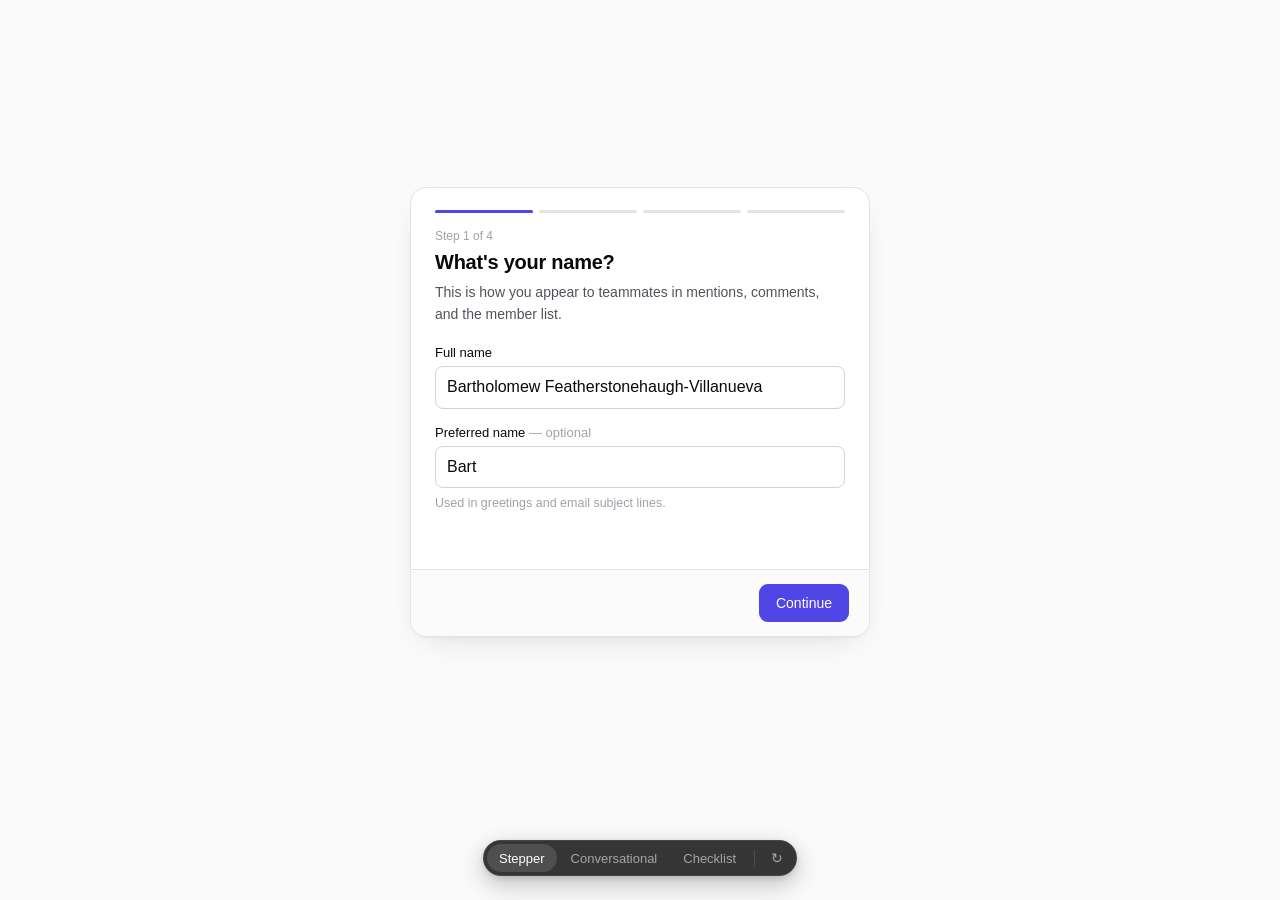
<file: proto/onboarding.html>
<!doctype html>
<html lang="en">
<head>
<meta charset="utf-8">
<meta name="viewport" content="width=device-width, initial-scale=1">
<title>Onboarding — prototype</title>
<style>
/* ============================================================
   PICKER — verbatim from PICKER.md. Do not restyle.
   ============================================================ */
.proto-picker {
  position: fixed;
  bottom: 24px;
  left: 50%;
  transform: translateX(-50%);
  z-index: 2147483647;
  display: flex;
  align-items: center;
  gap: 2px;
  padding: 4px;
  border-radius: 999px;
  background: rgba(10, 10, 10, 0.82);
  -webkit-backdrop-filter: blur(12px) saturate(1.4);
  backdrop-filter: blur(12px) saturate(1.4);
  box-shadow:
    0 0 0 1px rgba(255, 255, 255, 0.08) inset,
    0 8px 24px rgba(0, 0, 0, 0.24),
    0 2px 6px rgba(0, 0, 0, 0.12);
  font-family: -apple-system, BlinkMacSystemFont, "Segoe UI", sans-serif;
  font-size: 13px;
  line-height: 1;
  -webkit-font-smoothing: antialiased;
  user-select: none;
  -webkit-user-select: none;
}

.proto-picker-highlight {
  position: absolute;
  top: 4px;
  left: 0;
  height: 28px;
  border-radius: 999px;
  background: rgba(255, 255, 255, 0.12);
  will-change: transform;
}

.proto-picker[data-ready] .proto-picker-highlight {
  transition:
    transform 250ms cubic-bezier(0.23, 1, 0.32, 1),
    width 250ms cubic-bezier(0.23, 1, 0.32, 1);
}

@media (prefers-reduced-motion: reduce) {
  .proto-picker[data-ready] .proto-picker-highlight { transition: none; }
}

.proto-picker-item {
  position: relative;
  display: flex;
  align-items: center;
  height: 28px;
  padding: 0 12px;
  border: 0;
  border-radius: 999px;
  background: transparent;
  color: rgba(255, 255, 255, 0.55);
  font: inherit;
  cursor: pointer;
  transition: color 150ms ease-out;
}

.proto-picker-item:hover {
  color: rgba(255, 255, 255, 0.85);
}

.proto-picker-item:active {
  transform: scale(0.97);
}

.proto-picker-item:focus-visible {
  outline: 2px solid rgba(255, 255, 255, 0.4);
  outline-offset: 2px;
}

.proto-picker-item[data-active] {
  color: #fff;
}

.proto-picker-divider {
  width: 1px;
  height: 16px;
  margin: 0 4px;
  background: rgba(255, 255, 255, 0.12);
}

.proto-picker-replay {
  padding: 0 10px;
  font-size: 14px;
}

.proto-picker[data-position="top"] {
  bottom: auto;
  top: 24px;
}

/* ============================================================
   MATERIALS — restrained default (no project to borrow from)
   ============================================================ */
:root {
  --font: -apple-system, BlinkMacSystemFont, "Segoe UI", Roboto, "Helvetica Neue", Arial, sans-serif;

  --ink-1: #09090b;
  --ink-2: #52525b;
  --ink-3: #a1a1aa;

  --line: #e4e4e7;
  --line-2: #d4d4d8;

  --surface: #ffffff;
  --canvas: #fafafa;
  --sunk: #fbfbfc;

  --accent: #4f46e5;
  --accent-2: #4338ca;
  --accent-soft: #eef2ff;

  --danger: #dc2626;
  --danger-soft: #fef2f2;
  --ok: #15803d;

  --ease: cubic-bezier(0.32, 0.72, 0, 1);
}

* { box-sizing: border-box; }

html, body { margin: 0; padding: 0; }

body {
  font-family: var(--font);
  color: var(--ink-1);
  background: var(--canvas);
  -webkit-font-smoothing: antialiased;
  -moz-osx-font-smoothing: grayscale;
}

#stage { min-height: 100vh; }

.sr-only {
  position: absolute;
  width: 1px; height: 1px;
  padding: 0; margin: -1px;
  overflow: hidden;
  clip: rect(0 0 0 0);
  clip-path: inset(50%);
  white-space: nowrap;
  border: 0;
}

@media (prefers-reduced-motion: reduce) {
  *, *::before, *::after {
    animation-duration: 0.01ms !important;
    animation-iteration-count: 1 !important;
    transition-duration: 0.01ms !important;
  }
}

/* ---------- shared controls (used by Stepper + Checklist) ---------- */

.btn {
  display: inline-flex;
  align-items: center;
  justify-content: center;
  gap: 6px;
  height: 38px;
  padding: 0 16px;
  border: 1px solid transparent;
  border-radius: 9px;
  font: inherit;
  font-size: 14px;
  font-weight: 500;
  line-height: 1;
  cursor: pointer;
  transition:
    background-color 140ms ease,
    border-color 140ms ease,
    color 140ms ease,
    transform 90ms ease;
}
.btn:active { transform: scale(0.985); }
.btn:focus-visible { outline: 2px solid var(--accent); outline-offset: 2px; }

.btn-primary { background: var(--accent); color: #fff; }
.btn-primary:hover { background: var(--accent-2); }

.btn-ghost { background: transparent; color: var(--ink-2); }
.btn-ghost:hover { background: #f4f4f5; color: var(--ink-1); }

.btn-outline { background: var(--surface); border-color: var(--line-2); color: var(--ink-1); }
.btn-outline:hover { background: #fafafa; }

/* not-ready state — muted, but genuinely enabled: activating it walks you to
   the step that's blocking, and its accessible description says what's left */
.btn[data-notready] {
  background: #e9e9ec;
  border-color: transparent;
  color: #9b9ba3;
}
.btn[data-notready]:hover { background: #e0e0e4; color: var(--ink-2); }

.f-group + .f-group { margin-top: 16px; }

.f-label {
  display: block;
  font-size: 13px;
  font-weight: 500;
  color: var(--ink-1);
  margin-bottom: 6px;
}
.f-opt { color: var(--ink-3); font-weight: 400; }

.f-input {
  width: 100%;
  font: inherit;
  font-size: 16px;
  line-height: 1.4;
  color: var(--ink-1);
  background: var(--surface);
  border: 1px solid var(--line-2);
  border-radius: 8px;
  padding: 9px 11px;
  transition: border-color 140ms ease, box-shadow 140ms ease;
}
.f-input::placeholder { color: var(--ink-3); }
.f-input:focus {
  outline: none;
  border-color: var(--accent);
  box-shadow: 0 0 0 3px var(--accent-soft);
}
.f-input[aria-invalid="true"] { border-color: var(--danger); }
.f-input[aria-invalid="true"]:focus { box-shadow: 0 0 0 3px var(--danger-soft); }

.f-help { font-size: 12.5px; line-height: 1.5; color: var(--ink-3); margin: 6px 0 0; }
.f-err {
  display: flex;
  align-items: center;
  gap: 5px;
  font-size: 12.5px;
  line-height: 1.4;
  color: var(--danger);
  margin: 6px 0 0;
}
.f-err svg { flex: none; }

.f-row { display: flex; gap: 8px; align-items: flex-start; }
.f-row .f-input { min-width: 0; }
.f-row .btn { flex: none; height: 40px; }

.f-fieldset { border: 0; margin: 0; padding: 0; }

.f-radio {
  display: flex;
  gap: 10px;
  align-items: flex-start;
  padding: 10px 12px;
  border: 1px solid var(--line);
  border-radius: 9px;
  cursor: pointer;
  transition: border-color 120ms ease, background-color 120ms ease;
}
.f-radio + .f-radio { margin-top: 8px; }
.f-radio:hover { background: #fafafa; }
.f-radio input {
  flex: none;
  width: 16px; height: 16px;
  margin: 1px 0 0;
  accent-color: var(--accent);
}
.f-radio span { font-size: 14.5px; line-height: 1.4; color: var(--ink-1); }
.f-radio:has(input:checked) { border-color: var(--accent); background: var(--accent-soft); }
.f-radio:has(input:focus-visible) { outline: 2px solid var(--accent); outline-offset: 2px; }

.f-chips { display: flex; flex-direction: column; gap: 6px; margin-top: 12px; }
.f-chip {
  display: flex;
  align-items: center;
  gap: 8px;
  min-width: 0;
  padding: 7px 8px 7px 10px;
  border: 1px solid var(--line);
  border-radius: 8px;
  background: var(--sunk);
}
.f-chip-mail {
  flex: 1;
  min-width: 0;
  font-size: 13.5px;
  color: var(--ink-2);
  overflow: hidden;
  text-overflow: ellipsis;
  white-space: nowrap;
}
.f-chip-x {
  flex: none;
  display: grid;
  place-items: center;
  width: 26px; height: 26px;
  border: 0;
  border-radius: 6px;
  background: transparent;
  color: var(--ink-3);
  cursor: pointer;
  transition: background-color 120ms ease, color 120ms ease;
}
.f-chip-x:hover { background: #f0f0f1; color: var(--ink-1); }
.f-chip-x:focus-visible { outline: 2px solid var(--accent); outline-offset: 1px; }

.f-empty {
  margin-top: 12px;
  padding: 20px 16px;
  border: 1px dashed var(--line-2);
  border-radius: 10px;
  text-align: center;
  font-size: 13px;
  line-height: 1.5;
  color: var(--ink-3);
}

.f-switch {
  display: flex;
  gap: 12px;
  align-items: flex-start;
  padding: 13px 0;
  cursor: pointer;
}
.f-switch + .f-switch { border-top: 1px solid var(--line); }
.f-switch input { position: absolute; width: 1px; height: 1px; opacity: 0; margin: 0; }
.f-track {
  position: relative;
  flex: none;
  width: 36px; height: 21px;
  margin-top: 1px;
  border-radius: 999px;
  background: var(--line-2);
  transition: background-color 180ms var(--ease);
}
.f-knob {
  position: absolute;
  top: 2px; left: 2px;
  width: 17px; height: 17px;
  border-radius: 50%;
  background: #fff;
  box-shadow: 0 1px 2px rgba(0, 0, 0, 0.22);
  transition: transform 180ms var(--ease);
}
.f-switch input:checked + .f-track { background: var(--accent); }
.f-switch input:checked + .f-track .f-knob { transform: translateX(15px); }
.f-switch:has(input:focus-visible) .f-track { outline: 2px solid var(--accent); outline-offset: 2px; }
.f-sw-title { display: block; font-size: 14px; font-weight: 500; color: var(--ink-1); }
.f-sw-desc { display: block; font-size: 12.5px; line-height: 1.5; color: var(--ink-3); margin-top: 3px; }

@media (forced-colors: active) {
  .f-input:focus, .btn:focus-visible { outline: 2px solid Highlight; }
  .f-track { border: 1px solid CanvasText; }
}

/* ============================================================
   VARIANT 1 — STEPPER
   ============================================================ */
.v1-wrap {
  min-height: 100vh;
  display: grid;
  place-items: center;
  padding: 40px 20px 116px;
  background: var(--canvas);
}
.v1-card {
  width: 100%;
  max-width: 460px;
  background: var(--surface);
  border: 1px solid var(--line);
  border-radius: 16px;
  box-shadow: 0 1px 2px rgba(0, 0, 0, 0.04), 0 12px 32px -16px rgba(0, 0, 0, 0.16);
  overflow: hidden;
}
.v1-head { padding: 22px 24px 0; }
.v1-rail { display: flex; gap: 6px; }
.v1-seg {
  flex: 1;
  height: 3px;
  border-radius: 999px;
  background: var(--line);
  overflow: hidden;
}
.v1-seg i {
  display: block;
  height: 100%;
  background: var(--accent);
  transform-origin: left center;
  transform: scaleX(0);
  transition: transform 420ms var(--ease);
}
.v1-count {
  margin: 16px 0 0;
  font-size: 12px;
  font-weight: 500;
  color: var(--ink-3);
  font-variant-numeric: tabular-nums;
}
.v1-title {
  margin: 7px 0 0;
  font-size: 20px;
  font-weight: 600;
  line-height: 1.25;
  letter-spacing: -0.012em;
  color: var(--ink-1);
}
.v1-sub { margin: 7px 0 0; font-size: 14px; line-height: 1.55; color: var(--ink-2); }
.v1-body { padding: 20px 24px 24px; min-height: 244px; }
.v1-foot {
  display: flex;
  align-items: center;
  justify-content: space-between;
  gap: 12px;
  padding: 14px 20px;
  border-top: 1px solid var(--line);
  background: var(--sunk);
}
.v1-fwd { animation: v1In 240ms var(--ease) both; }
.v1-back { animation: v1InBack 240ms var(--ease) both; }
@keyframes v1In { from { opacity: 0; transform: translateX(10px); } }
@keyframes v1InBack { from { opacity: 0; transform: translateX(-10px); } }

.v1-done { padding: 32px 24px 28px; text-align: center; }
.v1-tick {
  width: 44px; height: 44px;
  margin: 0 auto 16px;
  display: grid; place-items: center;
  border-radius: 50%;
  background: var(--accent-soft);
  color: var(--accent);
  animation: pop 340ms var(--ease) both;
}
@keyframes pop { from { opacity: 0; transform: scale(0.82); } }
.v1-done h2 { margin: 0; font-size: 20px; font-weight: 600; letter-spacing: -0.012em; }
.v1-done p { margin: 8px 0 0; font-size: 14px; line-height: 1.55; color: var(--ink-2); }

.recap {
  margin: 22px 0 0;
  padding: 0;
  list-style: none;
  text-align: left;
  border: 1px solid var(--line);
  border-radius: 10px;
  overflow: hidden;
}
.recap li {
  display: flex;
  gap: 12px;
  align-items: baseline;
  padding: 10px 14px;
  font-size: 13px;
  background: var(--sunk);
}
.recap li + li { border-top: 1px solid var(--line); }
.recap b { flex: none; width: 92px; font-weight: 500; color: var(--ink-3); }
.recap span { min-width: 0; color: var(--ink-1); overflow: hidden; text-overflow: ellipsis; white-space: nowrap; }

/* ============================================================
   VARIANT 2 — CONVERSATIONAL
   ============================================================ */
.v2-wrap {
  min-height: 100vh;
  display: flex;
  flex-direction: column;
  background: var(--surface);
}
.v2-bar {
  position: fixed;
  top: 0; left: 0; right: 0;
  height: 2px;
  background: var(--line);
  z-index: 5;
}
.v2-bar i {
  display: block;
  height: 100%;
  background: var(--accent);
  transform-origin: left center;
  transform: scaleX(0);
  transition: transform 520ms var(--ease);
}
.v2-col {
  flex: 1;
  width: 100%;
  max-width: 640px;
  margin: 0 auto;
  padding: 72px 24px 124px;
  display: flex;
  flex-direction: column;
  justify-content: center;
}
.v2-log { margin: 0 0 30px; padding: 0; list-style: none; }
.v2-log li + li { margin-top: 2px; }
.v2-log button {
  display: flex;
  align-items: baseline;
  gap: 10px;
  width: 100%;
  padding: 5px 8px;
  margin-left: -8px;
  border: 0;
  border-radius: 7px;
  background: transparent;
  font: inherit;
  font-size: 13px;
  text-align: left;
  cursor: pointer;
  color: var(--ink-3);
  transition: background-color 120ms ease;
}
.v2-log button:hover { background: #f6f6f7; }
.v2-log button:focus-visible { outline: 2px solid var(--accent); outline-offset: 1px; }
.v2-log .v2-log-q { flex: none; width: 116px; }
.v2-log .v2-log-a {
  min-width: 0;
  color: var(--ink-1);
  font-weight: 500;
  overflow: hidden;
  text-overflow: ellipsis;
  white-space: nowrap;
}
.v2-log .v2-log-edit { flex: none; opacity: 0; color: var(--accent); transition: opacity 120ms ease; }
.v2-log button:hover .v2-log-edit,
.v2-log button:focus-visible .v2-log-edit { opacity: 1; }

.v2-step { animation: v2In 380ms var(--ease) both; }
.v2-step:focus { outline: none; }
@keyframes v2In { from { opacity: 0; transform: translateY(14px); } }

.v2-num {
  font-size: 12px;
  font-weight: 600;
  letter-spacing: 0.14em;
  color: var(--accent);
  font-variant-numeric: tabular-nums;
}
.v2-q {
  margin: 12px 0 0;
  font-size: clamp(28px, 4.6vw, 40px);
  font-weight: 600;
  line-height: 1.08;
  letter-spacing: -0.028em;
  color: var(--ink-1);
}
.v2-help { margin: 14px 0 0; font-size: 16px; line-height: 1.55; color: var(--ink-2); max-width: 46ch; }

.v2-field { margin-top: 30px; }
.v2-input {
  width: 100%;
  font: inherit;
  font-size: clamp(20px, 2.6vw, 26px);
  font-weight: 400;
  line-height: 1.35;
  color: var(--ink-1);
  background: transparent;
  border: 0;
  border-bottom: 2px solid var(--line-2);
  border-radius: 0;
  padding: 8px 0;
  caret-color: var(--accent);
  transition: border-color 160ms ease;
}
.v2-input::placeholder { color: #c9c9ce; }
.v2-input:focus { outline: none; border-bottom-color: var(--accent); }
.v2-input:focus-visible { outline: 2px solid var(--accent); outline-offset: 6px; border-radius: 3px; }
.v2-input[aria-invalid="true"] { border-bottom-color: var(--danger); }

.v2-sub-field { margin-top: 22px; }
.v2-sub-label { display: block; font-size: 13px; font-weight: 500; color: var(--ink-2); margin-bottom: 7px; }
.v2-input-sm { font-size: 17px; }

.v2-opts { margin-top: 26px; display: flex; flex-direction: column; gap: 8px; }
.v2-opt {
  display: flex;
  align-items: center;
  gap: 12px;
  width: 100%;
  padding: 13px 14px;
  border: 1px solid var(--line);
  border-radius: 11px;
  background: var(--surface);
  font: inherit;
  font-size: 16px;
  line-height: 1.35;
  text-align: left;
  color: var(--ink-1);
  cursor: pointer;
  transition: border-color 130ms ease, background-color 130ms ease;
}
.v2-opt:hover { background: #fafafa; }
.v2-opt:focus-visible { outline: 2px solid var(--accent); outline-offset: 2px; }
.v2-opt[aria-pressed="true"] { border-color: var(--accent); background: var(--accent-soft); }
.v2-key {
  flex: none;
  display: grid;
  place-items: center;
  width: 22px; height: 22px;
  border: 1px solid var(--line-2);
  border-radius: 5px;
  background: var(--surface);
  font-size: 11px;
  font-weight: 600;
  color: var(--ink-3);
}
.v2-opt[aria-pressed="true"] .v2-key { border-color: var(--accent); background: var(--accent); color: #fff; }

.v2-actions { margin-top: 32px; display: flex; align-items: center; gap: 14px; }
.v2-cta {
  display: inline-flex;
  align-items: center;
  gap: 8px;
  height: 46px;
  padding: 0 22px;
  border: 0;
  border-radius: 10px;
  background: var(--accent);
  color: #fff;
  font: inherit;
  font-size: 16px;
  font-weight: 500;
  cursor: pointer;
  transition: background-color 140ms ease, transform 90ms ease;
}
.v2-cta:hover { background: var(--accent-2); }
.v2-cta:active { transform: scale(0.985); }
.v2-cta:focus-visible { outline: 2px solid var(--accent); outline-offset: 3px; }
.v2-cta kbd {
  font: inherit;
  font-size: 12px;
  padding: 2px 5px;
  border-radius: 4px;
  background: rgba(255, 255, 255, 0.18);
}
.v2-skip {
  border: 0;
  background: transparent;
  font: inherit;
  font-size: 14px;
  color: var(--ink-3);
  cursor: pointer;
  padding: 6px 8px;
  border-radius: 7px;
  transition: color 130ms ease, background-color 130ms ease;
}
.v2-skip:hover { color: var(--ink-1); background: #f6f6f7; }
.v2-skip:focus-visible { outline: 2px solid var(--accent); outline-offset: 1px; }
.v2-hint { margin: 16px 0 0; font-size: 13px; color: var(--ink-3); }
.v2-err {
  display: flex;
  align-items: center;
  gap: 6px;
  margin: 14px 0 0;
  font-size: 14px;
  color: var(--danger);
}

.v2-list { margin: 24px 0 0; padding: 0; list-style: none; display: flex; flex-direction: column; gap: 7px; }
.v2-list li {
  display: flex;
  align-items: center;
  gap: 10px;
  min-width: 0;
  padding: 10px 10px 10px 14px;
  border: 1px solid var(--line);
  border-radius: 10px;
  background: var(--sunk);
}
.v2-list .f-chip-mail { font-size: 15px; }
.v2-empty {
  margin-top: 24px;
  padding: 26px 18px;
  border: 1px dashed var(--line-2);
  border-radius: 12px;
  text-align: center;
  font-size: 14px;
  line-height: 1.55;
  color: var(--ink-3);
}
.v2-switches { margin-top: 26px; }
.v2-switches .f-sw-title { font-size: 16px; }
.v2-switches .f-sw-desc { font-size: 13.5px; }
.v2-switches .f-switch { padding: 16px 0; }

.v2-done h2 {
  margin: 0;
  font-size: clamp(30px, 5vw, 44px);
  font-weight: 600;
  line-height: 1.05;
  letter-spacing: -0.03em;
}
.v2-done p { margin: 16px 0 0; font-size: 17px; line-height: 1.55; color: var(--ink-2); }
.v2-done .recap { max-width: 460px; }

/* ============================================================
   VARIANT 3 — CHECKLIST (master–detail)
   ============================================================ */
.v3-wrap { min-height: 100vh; padding: 52px 24px 124px; background: var(--canvas); }
.v3-shell { max-width: 940px; margin: 0 auto; }
.v3-eyebrow {
  display: block;
  max-width: 380px;
  margin: 0 0 8px;
  font-size: 12px;
  font-weight: 500;
  letter-spacing: 0.06em;
  text-transform: uppercase;
  color: var(--ink-3);
  overflow: hidden;
  text-overflow: ellipsis;
  white-space: nowrap;
}
.v3-h1 { margin: 0; font-size: 26px; font-weight: 600; letter-spacing: -0.02em; }
.v3-lede { margin: 8px 0 0; font-size: 15px; line-height: 1.55; color: var(--ink-2); max-width: 56ch; }

.v3-grid {
  display: grid;
  grid-template-columns: 296px minmax(0, 1fr);
  gap: 24px;
  align-items: start;
  margin-top: 30px;
}
@media (max-width: 880px) { .v3-grid { grid-template-columns: minmax(0, 1fr); } }

.v3-rail {
  position: sticky;
  top: 24px;
  background: var(--surface);
  border: 1px solid var(--line);
  border-radius: 14px;
  padding: 6px;
}
@media (max-width: 880px) { .v3-rail { position: static; } }

.v3-meter { padding: 14px 12px 15px; }
.v3-meter-top {
  display: flex;
  align-items: baseline;
  justify-content: space-between;
  gap: 8px;
  margin-bottom: 10px;
}
.v3-meter-n { font-size: 13px; font-weight: 500; color: var(--ink-1); font-variant-numeric: tabular-nums; }
.v3-meter-pct { font-size: 12px; color: var(--ink-3); font-variant-numeric: tabular-nums; }
.v3-meter-bar { height: 4px; border-radius: 999px; background: var(--line); overflow: hidden; }
.v3-meter-bar i {
  display: block;
  height: 100%;
  background: var(--accent);
  transform-origin: left center;
  transition: transform 480ms var(--ease);
}

.v3-tasks { padding: 0 4px 4px; }
.v3-task {
  display: grid;
  grid-template-columns: 20px minmax(0, 1fr);
  gap: 10px;
  width: 100%;
  padding: 9px 9px 10px;
  border: 0;
  border-radius: 10px;
  background: transparent;
  font: inherit;
  text-align: left;
  cursor: pointer;
  transition: background-color 130ms ease;
}
.v3-task:hover { background: #f6f6f7; }
.v3-task:focus-visible { outline: 2px solid var(--accent); outline-offset: -1px; }
.v3-task[data-active] { background: var(--accent-soft); }
.v3-task[data-nudge] { animation: nudge 480ms var(--ease) both; }
@keyframes nudge {
  0%, 100% { transform: translateX(0); }
  22% { transform: translateX(-4px); }
  55% { transform: translateX(3px); }
  80% { transform: translateX(-1px); }
}
.v3-dot {
  width: 18px; height: 18px;
  margin-top: 1px;
  display: grid; place-items: center;
  border: 1.5px solid var(--line-2);
  border-radius: 50%;
  background: var(--surface);
  transition: background-color 180ms ease, border-color 180ms ease;
}
.v3-dot[data-done] { background: var(--accent); border-color: var(--accent); }
.v3-dot svg { display: block; }
.v3-dot svg path {
  fill: none;
  stroke: #fff;
  stroke-width: 2.2;
  stroke-linecap: round;
  stroke-linejoin: round;
}
.v3-dot[data-new] svg path {
  stroke-dasharray: 14;
  stroke-dashoffset: 14;
  animation: draw 300ms var(--ease) 40ms forwards;
}
@keyframes draw { to { stroke-dashoffset: 0; } }
.v3-task-t {
  display: flex;
  align-items: center;
  gap: 7px;
  font-size: 14px;
  font-weight: 500;
  color: var(--ink-1);
}
.v3-task[data-active] .v3-task-t { color: var(--accent-2); }
.v3-pill {
  flex: none;
  padding: 2px 6px;
  border-radius: 5px;
  background: #f0f0f1;
  font-size: 10.5px;
  font-weight: 500;
  letter-spacing: 0.02em;
  color: var(--ink-3);
  text-transform: uppercase;
}
.v3-task-s {
  display: block;
  margin-top: 3px;
  font-size: 12.5px;
  color: var(--ink-3);
  overflow: hidden;
  text-overflow: ellipsis;
  white-space: nowrap;
}
.v3-task-s[data-unset] { color: #c0c0c6; }

.v3-finish { padding: 6px 10px 10px; }
.v3-finish .btn { width: 100%; }
.v3-finish-note { margin: 8px 2px 0; font-size: 12px; line-height: 1.45; color: var(--ink-3); text-align: center; }

.v3-panel {
  background: var(--surface);
  border: 1px solid var(--line);
  border-radius: 14px;
  padding: 28px 28px 22px;
  min-height: 392px;
  display: flex;
  flex-direction: column;
  animation: v3In 220ms var(--ease) both;
}
@keyframes v3In { from { opacity: 0; transform: translateY(7px); } }
.v3-panel-h { margin: 0; font-size: 18px; font-weight: 600; letter-spacing: -0.01em; }
.v3-panel-s { margin: 7px 0 20px; font-size: 14px; line-height: 1.55; color: var(--ink-2); max-width: 54ch; }
.v3-panel-body { flex: 1; }
.v3-panel-f {
  display: flex;
  align-items: center;
  gap: 10px;
  margin-top: 24px;
  padding-top: 18px;
  border-top: 1px solid var(--line);
}
.v3-saved {
  display: inline-flex;
  align-items: center;
  gap: 5px;
  margin-left: auto;
  font-size: 12.5px;
  color: var(--ok);
  animation: pop 300ms var(--ease) both;
}

.v3-done {
  background: var(--surface);
  border: 1px solid var(--line);
  border-radius: 16px;
  padding: 40px 32px 34px;
  text-align: center;
  max-width: 480px;
  margin: 60px auto 0;
  box-shadow: 0 1px 2px rgba(0, 0, 0, 0.04), 0 12px 32px -16px rgba(0, 0, 0, 0.16);
}
.v3-done h2 { margin: 0; font-size: 22px; font-weight: 600; letter-spacing: -0.015em; }
.v3-done p { margin: 9px 0 0; font-size: 14.5px; line-height: 1.55; color: var(--ink-2); }
</style>
</head>
<body>

<main id="stage"></main>

<nav class="proto-picker" aria-label="Prototype variants">
  <span class="proto-picker-highlight" aria-hidden="true"></span>
  <button class="proto-picker-item" data-active aria-current="true">Stepper</button>
  <button class="proto-picker-item">Conversational</button>
  <button class="proto-picker-item">Checklist</button>
  <span class="proto-picker-divider" aria-hidden="true"></span>
  <button class="proto-picker-item proto-picker-replay" aria-label="Replay animation (R)">&#8635;</button>
</nav>

<script>
/* ============================================================
   SHARED STATE + CONTENT
   Worst content by default: a long real name, a long role label,
   a long email address, a long workspace name.
   ============================================================ */

const WORKSPACE = 'Featherstonehaugh-Villanueva International Systems';

const S = {
  data: {
    name: 'Bartholomew Featherstonehaugh-Villanueva',
    preferred: 'Bart',
    role: null,
    invites: [
      'bartholomew.featherstonehaugh-villanueva@internationalsystems-engineering.co.uk',
      'dev@acme.io'
    ],
    prefs: { digest: true, mentions: true, updates: false }
  },
  touched: { invites: true, prefs: false },
  errors: {}
};

const ROLES = [
  'Founder or executive',
  'Engineering manager / technical lead (individual contributor hybrid)',
  'Software engineer',
  'Designer',
  'Product manager',
  'Operations, finance, or something else'
];

const PREFS = [
  {
    key: 'digest',
    title: 'Weekly digest',
    desc: 'A Monday morning summary of everything that changed in ' + WORKSPACE + ' while you were away.'
  },
  {
    key: 'mentions',
    title: 'Mentions and replies',
    desc: 'Email me the moment somebody @-mentions me in a thread, or replies to a comment I left.'
  },
  {
    key: 'updates',
    title: 'Product updates',
    desc: 'Occasional notes about new features. Never more than once a month, and never shared with anyone.'
  }
];

const TASKS = [
  {
    key: 'name',
    label: 'Your name',
    required: true,
    title: "What's your name?",
    sub: 'This is how you appear to teammates in mentions, comments, and the member list.',
    q: "First, what's your name?",
    help: 'This is how you appear to teammates in mentions and comments.'
  },
  {
    key: 'role',
    label: 'Your role',
    required: true,
    title: 'What do you do?',
    sub: "We'll use this to pick your default views and your first project template.",
    q: 'What do you do here?',
    help: "It sets your default views and your first project template. You can change it later."
  },
  {
    key: 'invites',
    label: 'Invite your team',
    required: false,
    title: 'Invite your team',
    sub: 'Setup goes faster with someone to compare notes with. You can always do this later.',
    q: 'Who else should be here?',
    help: 'Setup goes faster with someone to compare notes with — but this can wait.'
  },
  {
    key: 'prefs',
    label: 'Notifications',
    required: false,
    title: 'How should we reach you?',
    sub: 'All of this is editable later under Settings → Notifications.',
    q: 'How should we reach you?',
    help: 'All of it is editable later under Settings → Notifications.'
  }
];

const EMAIL_RE = /^[^\s@]+@[^\s@]+\.[^\s@]{2,}$/;

function esc(s) {
  return String(s).replace(/[&<>"']/g, function (c) {
    return { '&': '&amp;', '<': '&lt;', '>': '&gt;', '"': '&quot;', "'": '&#39;' }[c];
  });
}

function firstName() {
  const p = (S.data.preferred || '').trim();
  if (p) return p;
  const n = (S.data.name || '').trim();
  return n ? n.split(/\s+/)[0] : 'there';
}

function isDone(key) {
  if (key === 'name') return S.data.name.trim().length > 0;
  if (key === 'role') return !!S.data.role;
  if (key === 'invites') return S.touched.invites;
  if (key === 'prefs') return S.touched.prefs;
  return false;
}

function doneCount() {
  return TASKS.filter(function (t) { return isDone(t.key); }).length;
}

function requiredLeft() {
  return TASKS.filter(function (t) { return t.required && !isDone(t.key); });
}

function summaryOf(key) {
  if (key === 'name') return S.data.name.trim() || null;
  if (key === 'role') return S.data.role || null;
  if (key === 'invites') {
    const n = S.data.invites.length;
    if (!S.touched.invites) return null;
    if (n === 0) return 'Skipped for now';
    return n === 1 ? '1 invite' : n + ' invites';
  }
  if (key === 'prefs') {
    if (!S.touched.prefs) return null;
    const on = PREFS.filter(function (p) { return S.data.prefs[p.key]; }).length;
    return on === 0 ? 'All email off' : on + ' of 3 email types on';
  }
  return null;
}

/* validate a step; returns true when it may be left */
function validate(key) {
  S.errors = {};
  if (key === 'name' && !S.data.name.trim()) {
    S.errors.name = 'We need something to call you.';
    return false;
  }
  if (key === 'role' && !S.data.role) {
    S.errors.role = 'Pick the closest one — nothing here is binding.';
    return false;
  }
  return true;
}

function addInvite(raw) {
  const v = String(raw || '').trim().toLowerCase();
  if (!v) { S.errors.mail = 'Type an email address first.'; return false; }
  if (!EMAIL_RE.test(v)) { S.errors.mail = '"' + v + '" is not an email address.'; return false; }
  if (S.data.invites.indexOf(v) !== -1) { S.errors.mail = 'That teammate is already on the list.'; return false; }
  S.data.invites.push(v);
  S.touched.invites = true;
  delete S.errors.mail;
  return true;
}

/* ---------- icons ---------- */
const icoWarn = '<svg width="13" height="13" viewBox="0 0 16 16" aria-hidden="true"><path d="M8 1.6 15 14H1L8 1.6Z" fill="none" stroke="currentColor" stroke-width="1.4" stroke-linejoin="round"/><path d="M8 6v3.4" stroke="currentColor" stroke-width="1.4" stroke-linecap="round"/><circle cx="8" cy="11.6" r="0.85" fill="currentColor"/></svg>';
const icoX = '<svg width="13" height="13" viewBox="0 0 16 16" aria-hidden="true"><path d="M4 4l8 8M12 4l-8 8" stroke="currentColor" stroke-width="1.6" stroke-linecap="round"/></svg>';
const icoCheckBig = '<svg width="22" height="22" viewBox="0 0 24 24" aria-hidden="true"><path d="M5 12.5l4.5 4.5L19 7.5" fill="none" stroke="currentColor" stroke-width="2.2" stroke-linecap="round" stroke-linejoin="round"/></svg>';
const icoCheckSm = '<svg width="12" height="12" viewBox="0 0 16 16" aria-hidden="true"><path d="M3.5 8.4l3 3 6-6"/></svg>';
const icoArrowL = '<svg width="14" height="14" viewBox="0 0 16 16" aria-hidden="true"><path d="M10 3 5 8l5 5" fill="none" stroke="currentColor" stroke-width="1.6" stroke-linecap="round" stroke-linejoin="round"/></svg>';
const icoTickSm = '<svg width="12" height="12" viewBox="0 0 16 16" aria-hidden="true"><path d="M3 8.4l3.2 3.2L13 5" fill="none" stroke="currentColor" stroke-width="1.8" stroke-linecap="round" stroke-linejoin="round"/></svg>';

/* ---------- shared field markup (Stepper + Checklist) ---------- */

function fieldsHTML(key) {
  if (key === 'name') {
    return '' +
      '<div class="f-group">' +
        '<label class="f-label" for="f-name">Full name</label>' +
        '<input class="f-input" id="f-name" type="text" autocomplete="name" value="' + esc(S.data.name) + '"' +
          (S.errors.name ? ' aria-invalid="true" aria-describedby="f-name-err"' : '') + '>' +
        (S.errors.name ? '<p class="f-err" id="f-name-err">' + icoWarn + esc(S.errors.name) + '</p>' : '') +
      '</div>' +
      '<div class="f-group">' +
        '<label class="f-label" for="f-pref">Preferred name <span class="f-opt">— optional</span></label>' +
        '<input class="f-input" id="f-pref" type="text" placeholder="What should we call you?" value="' + esc(S.data.preferred) + '">' +
        '<p class="f-help">Used in greetings and email subject lines.</p>' +
      '</div>';
  }

  if (key === 'role') {
    return '' +
      '<fieldset class="f-fieldset">' +
        '<legend class="sr-only">Your role</legend>' +
        ROLES.map(function (r, i) {
          return '<label class="f-radio"><input type="radio" name="role" value="' + esc(r) + '"' +
            (S.data.role === r ? ' checked' : '') + '><span>' + esc(r) + '</span></label>';
        }).join('') +
      '</fieldset>' +
      (S.errors.role ? '<p class="f-err">' + icoWarn + esc(S.errors.role) + '</p>' : '');
  }

  if (key === 'invites') {
    const list = S.data.invites.length
      ? '<ul class="f-chips" aria-label="Pending invitations">' + S.data.invites.map(function (m) {
          return '<li class="f-chip"><span class="f-chip-mail" title="' + esc(m) + '">' + esc(m) + '</span>' +
            '<button type="button" class="f-chip-x" data-act="remove" data-mail="' + esc(m) + '" aria-label="Remove ' + esc(m) + '">' + icoX + '</button></li>';
        }).join('') + '</ul>'
      : '<p class="f-empty">No invites yet.<br>You can add teammates any time from Settings → Members.</p>';

    return '' +
      '<div class="f-group">' +
        '<label class="f-label" for="f-mail">Email address</label>' +
        '<div class="f-row">' +
          '<input class="f-input" id="f-mail" type="email" autocomplete="off" placeholder="teammate@company.com"' +
            (S.errors.mail ? ' aria-invalid="true" aria-describedby="f-mail-err"' : '') + '>' +
          '<button type="button" class="btn btn-outline" data-act="add">Add</button>' +
        '</div>' +
        (S.errors.mail ? '<p class="f-err" id="f-mail-err">' + icoWarn + esc(S.errors.mail) + '</p>' : '') +
      '</div>' +
      list;
  }

  if (key === 'prefs') {
    return '<div class="f-switches">' + PREFS.map(function (p) {
      return '<label class="f-switch"><input type="checkbox" data-pref="' + p.key + '"' +
        (S.data.prefs[p.key] ? ' checked' : '') + '>' +
        '<span class="f-track" aria-hidden="true"><span class="f-knob"></span></span>' +
        '<span><span class="f-sw-title">' + esc(p.title) + '</span><span class="f-sw-desc">' + esc(p.desc) + '</span></span></label>';
    }).join('') + '</div>';
  }
  return '';
}

/* shared listeners for the markup above; `after` re-renders the owning region */
function wireFields(root, after) {
  const name = root.querySelector('#f-name');
  if (name) name.addEventListener('input', function () { S.data.name = name.value; });

  const pref = root.querySelector('#f-pref');
  if (pref) pref.addEventListener('input', function () { S.data.preferred = pref.value; });

  root.querySelectorAll('input[name="role"]').forEach(function (el) {
    el.addEventListener('change', function () {
      S.data.role = el.value;
      delete S.errors.role;
      // patch the error away in place — re-rendering would break the radio
      // group's native arrow-key navigation by destroying the focused input
      const err = root.querySelector('.f-err');
      if (err) err.remove();
      after({ silent: true });
    });
  });

  const mail = root.querySelector('#f-mail');
  const addBtn = root.querySelector('[data-act="add"]');
  function doAdd() {
    if (addInvite(mail.value)) { mail.value = ''; }
    after({ focus: '#f-mail' });
  }
  if (addBtn) addBtn.addEventListener('click', doAdd);
  if (mail) mail.addEventListener('keydown', function (e) {
    if (e.key === 'Enter') { e.preventDefault(); doAdd(); }
  });

  root.querySelectorAll('[data-act="remove"]').forEach(function (el) {
    el.addEventListener('click', function () {
      S.data.invites = S.data.invites.filter(function (m) { return m !== el.dataset.mail; });
      S.touched.invites = true;
      after({ focus: '#f-mail' });
    });
  });

  root.querySelectorAll('[data-pref]').forEach(function (el) {
    el.addEventListener('change', function () {
      S.data.prefs[el.dataset.pref] = el.checked;
      S.touched.prefs = true;
      after({ silent: true });
    });
  });
}

function recapHTML() {
  const inv = S.data.invites.length;
  return '<ul class="recap">' +
    '<li><b>Name</b><span title="' + esc(S.data.name) + '">' + esc(S.data.name || '—') + '</span></li>' +
    '<li><b>Role</b><span title="' + esc(S.data.role || '') + '">' + esc(S.data.role || 'Not set') + '</span></li>' +
    '<li><b>Invites</b><span>' + (inv ? inv + ' sent' : 'None') + '</span></li>' +
    '<li><b>Email</b><span>' + esc(summaryOf('prefs') || 'Defaults kept') + '</span></li>' +
  '</ul>';
}

/* ============================================================
   VARIANT 1 — STEPPER
   ============================================================ */
const nav = { v1: 0, v2: 0, v3: 'name' };
const finished = { v1: false, v2: false, v3: false };

const Stepper = {
  render: function () {
    return '' +
      '<div class="v1-wrap">' +
        '<section class="v1-card" aria-labelledby="v1-title">' +
          '<div class="v1-head">' +
            '<div class="v1-rail" role="presentation">' +
              TASKS.map(function () { return '<span class="v1-seg"><i></i></span>'; }).join('') +
            '</div>' +
            '<p class="v1-count" id="v1-count" aria-live="polite"></p>' +
            '<h1 class="v1-title" id="v1-title"></h1>' +
            '<p class="v1-sub" id="v1-sub"></p>' +
          '</div>' +
          '<div class="v1-body" id="v1-body"></div>' +
          '<div class="v1-foot">' +
            '<button type="button" class="btn btn-ghost" id="v1-back">Back</button>' +
            '<button type="button" class="btn btn-primary" id="v1-next">Continue</button>' +
          '</div>' +
        '</section>' +
      '</div>';
  },

  wire: function (stage) {
    const card = stage.querySelector('.v1-card');
    const segs = [].slice.call(stage.querySelectorAll('.v1-seg i'));
    const count = stage.querySelector('#v1-count');
    const title = stage.querySelector('#v1-title');
    const sub = stage.querySelector('#v1-sub');
    const body = stage.querySelector('#v1-body');
    const back = stage.querySelector('#v1-back');
    const next = stage.querySelector('#v1-next');

    function paintChrome() {
      const step = nav.v1;
      segs.forEach(function (el, i) { el.style.transform = 'scaleX(' + (i <= step ? 1 : 0) + ')'; });
      count.textContent = 'Step ' + (step + 1) + ' of ' + TASKS.length;
      title.textContent = TASKS[step].title;
      sub.textContent = TASKS[step].sub;
      back.style.visibility = step === 0 ? 'hidden' : 'visible';
      next.textContent = step === TASKS.length - 1 ? 'Finish setup' : 'Continue';
    }

    function paintBody(dir, opts) {
      opts = opts || {};
      body.innerHTML = fieldsHTML(TASKS[nav.v1].key);
      wireFields(body, function (o) {
        o = o || {};
        if (o.silent) return; // nothing outside the body reflects this change
        paintBody(0, o);
      });

      if (dir !== 0) {
        body.classList.remove('v1-fwd', 'v1-back');
        void body.offsetWidth;
        body.classList.add(dir < 0 ? 'v1-back' : 'v1-fwd');
      }

      if (opts.focus) {
        const t = body.querySelector(opts.focus);
        if (t) t.focus();
      } else if (opts.autofocus) {
        const t = body.querySelector('input:not([type=radio]), input[type=radio]:checked, input[type=radio]');
        if (t) t.focus();
      }
    }

    function go(delta, opts) {
      if (delta > 0 && !validate(TASKS[nav.v1].key)) {
        paintBody(0);
        const bad = body.querySelector('[aria-invalid="true"], input[name="role"]');
        if (bad) bad.focus();
        return;
      }
      S.errors = {};
      if (delta > 0) {
        const key = TASKS[nav.v1].key;
        if (key === 'invites') S.touched.invites = true;
        if (key === 'prefs') S.touched.prefs = true;
      }
      const target = nav.v1 + delta;
      if (target < 0) return;
      if (target >= TASKS.length) { finished.v1 = true; done(); return; }
      nav.v1 = target;
      paintChrome();
      paintBody(delta, { autofocus: (opts && opts.autofocus) !== false });
    }

    function done() {
      card.innerHTML = '' +
        '<div class="v1-done">' +
          '<div class="v1-tick">' + icoCheckBig + '</div>' +
          '<h2>You\'re all set, ' + esc(firstName()) + '.</h2>' +
          '<p>' + esc(WORKSPACE) + ' is ready when you are.</p>' +
          recapHTML() +
          '<div style="display:flex;gap:10px;justify-content:center;margin-top:24px">' +
            '<button type="button" class="btn btn-outline" data-act="restart">Start over</button>' +
            '<button type="button" class="btn btn-primary">Open workspace</button>' +
          '</div>' +
        '</div>';
      card.querySelector('[data-act="restart"]').addEventListener('click', function () {
        finished.v1 = false; nav.v1 = 0; S.errors = {};
        mount(current);
      });
    }

    back.addEventListener('click', function () { go(-1); });
    next.addEventListener('click', function () { go(1); });

    body.addEventListener('keydown', function (e) {
      if (e.key === 'Enter' && e.target.tagName === 'INPUT' && e.target.type !== 'email') {
        e.preventDefault();
        go(1);
      }
    });

    if (finished.v1) { done(); return; }
    paintChrome();
    paintBody(0);
  }
};

/* ============================================================
   VARIANT 2 — CONVERSATIONAL
   ============================================================ */
const Conversational = {
  render: function () {
    return '' +
      '<div class="v2-wrap">' +
        '<div class="v2-bar" role="presentation"><i id="v2-fill"></i></div>' +
        '<div class="v2-col" id="v2-col"></div>' +
      '</div>';
  },

  wire: function (stage) {
    const col = stage.querySelector('#v2-col');
    const fill = stage.querySelector('#v2-fill');

    function logHTML() {
      const rows = [];
      for (let i = 0; i < nav.v2; i++) {
        const t = TASKS[i];
        const val = summaryOf(t.key) ||
          (t.key === 'invites' ? 'Skipped' : t.key === 'prefs' ? 'Defaults kept' : '—');
        rows.push(
          '<li><button type="button" data-jump="' + i + '">' +
            '<span class="v2-log-q">' + esc(t.label) + '</span>' +
            '<span class="v2-log-a" title="' + esc(val) + '">' + esc(val) + '</span>' +
            '<span class="v2-log-edit">Edit</span>' +
          '</button></li>'
        );
      }
      return rows.length ? '<ul class="v2-log">' + rows.join('') + '</ul>' : '';
    }

    function fieldHTML(key) {
      if (key === 'name') {
        return '' +
          '<div class="v2-field">' +
            '<label class="sr-only" for="v2-name">Full name</label>' +
            '<input class="v2-input" id="v2-name" type="text" autocomplete="name" placeholder="Type your name"' +
              ' value="' + esc(S.data.name) + '"' + (S.errors.name ? ' aria-invalid="true"' : '') + '>' +
            (S.errors.name ? '<p class="v2-err">' + icoWarn + esc(S.errors.name) + '</p>' : '') +
            '<div class="v2-sub-field">' +
              '<label class="v2-sub-label" for="v2-pref">And what should we call you?</label>' +
              '<input class="v2-input v2-input-sm" id="v2-pref" type="text" placeholder="Optional" value="' + esc(S.data.preferred) + '">' +
            '</div>' +
          '</div>';
      }

      if (key === 'role') {
        return '' +
          '<div class="v2-opts" role="group" aria-label="Your role">' +
            ROLES.map(function (r, i) {
              const letter = String.fromCharCode(65 + i);
              return '<button type="button" class="v2-opt" data-role="' + esc(r) + '" aria-pressed="' +
                (S.data.role === r ? 'true' : 'false') + '">' +
                '<span class="v2-key" aria-hidden="true">' + letter + '</span>' +
                '<span>' + esc(r) + '</span></button>';
            }).join('') +
          '</div>' +
          (S.errors.role ? '<p class="v2-err">' + icoWarn + esc(S.errors.role) + '</p>' : '');
      }

      if (key === 'invites') {
        const list = S.data.invites.length
          ? '<ul class="v2-list" aria-label="Pending invitations">' + S.data.invites.map(function (m) {
              return '<li><span class="f-chip-mail" title="' + esc(m) + '">' + esc(m) + '</span>' +
                '<button type="button" class="f-chip-x" data-act="remove" data-mail="' + esc(m) + '" aria-label="Remove ' + esc(m) + '">' + icoX + '</button></li>';
            }).join('') + '</ul>'
          : '<p class="v2-empty">Nobody yet.<br>You can invite people later from Settings → Members.</p>';

        return '' +
          '<div class="v2-field">' +
            '<label class="sr-only" for="v2-mail">Teammate email address</label>' +
            '<input class="v2-input" id="v2-mail" type="email" autocomplete="off" placeholder="teammate@company.com"' +
              (S.errors.mail ? ' aria-invalid="true"' : '') + '>' +
            (S.errors.mail ? '<p class="v2-err">' + icoWarn + esc(S.errors.mail) + '</p>' : '') +
            list +
          '</div>';
      }

      if (key === 'prefs') {
        return '<div class="v2-switches">' + PREFS.map(function (p) {
          return '<label class="f-switch"><input type="checkbox" data-pref="' + p.key + '"' +
            (S.data.prefs[p.key] ? ' checked' : '') + '>' +
            '<span class="f-track" aria-hidden="true"><span class="f-knob"></span></span>' +
            '<span><span class="f-sw-title">' + esc(p.title) + '</span><span class="f-sw-desc">' + esc(p.desc) + '</span></span></label>';
        }).join('') + '</div>';
      }
      return '';
    }

    function hintFor(key) {
      if (key === 'role') return 'Press a letter key to choose, then Enter.';
      if (key === 'invites') return 'Type an email and press Enter to add them.';
      if (key === 'prefs') return 'Toggle what you want, then press Enter.';
      return 'Press Enter to continue.';
    }

    function paint(opts) {
      opts = opts || {};
      const t = TASKS[nav.v2];
      const num = String(nav.v2 + 1).padStart(2, '0') + ' / ' + String(TASKS.length).padStart(2, '0');
      const last = nav.v2 === TASKS.length - 1;

      fill.style.transform = 'scaleX(' + ((nav.v2 + 1) / (TASKS.length + 1)) + ')';

      col.innerHTML =
        logHTML() +
        '<div class="v2-step" id="v2-step" tabindex="-1">' +
          '<p class="v2-num">' + num + '</p>' +
          '<h1 class="v2-q">' + esc(t.q) + '</h1>' +
          '<p class="v2-help">' + esc(t.help) + '</p>' +
          fieldHTML(t.key) +
          '<div class="v2-actions">' +
            '<button type="button" class="v2-cta" id="v2-next">' + (last ? 'Finish setup' : 'Continue') + ' <kbd>&#9166;</kbd></button>' +
            (t.required ? '' : '<button type="button" class="v2-skip" id="v2-skip">Skip this</button>') +
            (nav.v2 > 0 ? '<button type="button" class="v2-skip" id="v2-back" aria-label="Back to previous question">' + icoArrowL + ' Back</button>' : '') +
          '</div>' +
          '<p class="v2-hint">' + esc(hintFor(t.key)) + '</p>' +
        '</div>';

      wireStep();

      if (opts.focus) {
        const el = col.querySelector(opts.focus);
        if (el) el.focus();
      } else if (opts.autofocus) {
        // no text field on the role step — park focus on the question itself so
        // it gets announced and the letter keys still land
        const el = col.querySelector('.v2-input') || col.querySelector('#v2-step');
        if (el) el.focus();
      }
    }

    function wireStep() {
      col.querySelectorAll('[data-jump]').forEach(function (b) {
        b.addEventListener('click', function () {
          nav.v2 = parseInt(b.dataset.jump, 10);
          S.errors = {};
          paint({ autofocus: true });
        });
      });

      const nameEl = col.querySelector('#v2-name');
      if (nameEl) nameEl.addEventListener('input', function () { S.data.name = nameEl.value; });
      const prefEl = col.querySelector('#v2-pref');
      if (prefEl) prefEl.addEventListener('input', function () { S.data.preferred = prefEl.value; });

      col.querySelectorAll('[data-role]').forEach(function (b) {
        b.addEventListener('click', function () {
          S.data.role = b.dataset.role;
          delete S.errors.role;
          paint({});
        });
      });

      const mailEl = col.querySelector('#v2-mail');
      function doAdd() {
        if (addInvite(mailEl.value)) mailEl.value = '';
        paint({ focus: '#v2-mail' });
      }
      if (mailEl) mailEl.addEventListener('keydown', function (e) {
        if (e.key !== 'Enter') return;
        e.preventDefault();
        if (mailEl.value.trim()) doAdd();
        else go(1);
      });

      col.querySelectorAll('[data-act="remove"]').forEach(function (b) {
        b.addEventListener('click', function () {
          S.data.invites = S.data.invites.filter(function (m) { return m !== b.dataset.mail; });
          S.touched.invites = true;
          paint({ focus: '#v2-mail' });
        });
      });

      col.querySelectorAll('[data-pref]').forEach(function (el) {
        el.addEventListener('change', function () {
          S.data.prefs[el.dataset.pref] = el.checked;
          S.touched.prefs = true;
        });
      });

      // Enter advances from any field except the email one, which adds first
      col.querySelectorAll('.v2-step input').forEach(function (el) {
        if (el.id === 'v2-mail') return;
        el.addEventListener('keydown', function (e) {
          if (e.key !== 'Enter') return;
          e.preventDefault();
          go(1);
        });
      });

      const next = col.querySelector('#v2-next');
      if (next) next.addEventListener('click', function () { go(1); });
      const skip = col.querySelector('#v2-skip');
      if (skip) skip.addEventListener('click', function () { go(1, true); });
      const back = col.querySelector('#v2-back');
      if (back) back.addEventListener('click', function () { nav.v2--; S.errors = {}; paint({ autofocus: true }); });
    }

    function go(delta, skipped) {
      if (delta > 0 && !skipped && !validate(TASKS[nav.v2].key)) {
        paint({});
        const bad = col.querySelector('[aria-invalid="true"]') || col.querySelector('.v2-opt');
        if (bad) bad.focus();
        return;
      }
      S.errors = {};
      const key = TASKS[nav.v2].key;
      if (key === 'invites') S.touched.invites = true;
      if (key === 'prefs') S.touched.prefs = true;

      if (nav.v2 + delta >= TASKS.length) { finished.v2 = true; done(); return; }
      nav.v2 += delta;
      paint({ autofocus: true });
    }

    function done() {
      fill.style.transform = 'scaleX(1)';
      col.innerHTML =
        '<div class="v2-step v2-done">' +
          '<p class="v2-num">DONE</p>' +
          '<h2>You\'re all set, ' + esc(firstName()) + '.</h2>' +
          '<p>' + esc(WORKSPACE) + ' is ready. Here\'s what we saved.</p>' +
          recapHTML() +
          '<div class="v2-actions">' +
            '<button type="button" class="v2-cta">Open workspace</button>' +
            '<button type="button" class="v2-skip" data-act="restart">Start over</button>' +
          '</div>' +
        '</div>';
      col.querySelector('[data-act="restart"]').addEventListener('click', function () {
        finished.v2 = false; nav.v2 = 0; S.errors = {};
        mount(current);
      });
    }

    /* letter-key selection for the role step; never uses 1–N or R, so the picker keeps its keys */
    this._onKey = function (e) {
      if (finished.v2) return;
      const tag = e.target.tagName;
      if (/^(INPUT|TEXTAREA|SELECT)$/.test(tag) || e.target.isContentEditable) return;
      if (e.metaKey || e.ctrlKey || e.altKey) return;

      // a focused button already fires its own click on Enter — don't double-advance
      if (e.key === 'Enter') {
        if (tag === 'BUTTON' || tag === 'A') return;
        e.preventDefault();
        go(1);
        return;
      }
      if (TASKS[nav.v2].key !== 'role') return;
      const idx = e.key.toUpperCase().charCodeAt(0) - 65;
      if (e.key.length === 1 && idx >= 0 && idx < ROLES.length) {
        S.data.role = ROLES[idx];
        delete S.errors.role;
        paint({});
      }
    };
    document.addEventListener('keydown', this._onKey);

    if (finished.v2) { done(); return; }
    paint({});
  },

  unwire: function () {
    if (this._onKey) document.removeEventListener('keydown', this._onKey);
    this._onKey = null;
  }
};

/* ============================================================
   VARIANT 3 — CHECKLIST (master–detail)
   ============================================================ */
const Checklist = {
  render: function () {
    return '' +
      '<div class="v3-wrap">' +
        '<div class="v3-shell" id="v3-shell"></div>' +
      '</div>';
  },

  wire: function (stage) {
    const shell = stage.querySelector('#v3-shell');
    let prevDone = new Set(TASKS.filter(function (t) { return isDone(t.key); }).map(function (t) { return t.key; }));
    let justSaved = null;
    let nudge = null;

    function railHTML() {
      const n = doneCount();
      const pct = Math.round((n / TASKS.length) * 100);
      const left = requiredLeft();

      return '' +
        '<aside class="v3-rail" aria-label="Setup checklist">' +
          '<div class="v3-meter">' +
            '<div class="v3-meter-top">' +
              '<span class="v3-meter-n">' + n + ' of ' + TASKS.length + ' complete</span>' +
              '<span class="v3-meter-pct">' + pct + '%</span>' +
            '</div>' +
            '<div class="v3-meter-bar"><i style="transform:scaleX(' + (n / TASKS.length) + ')"></i></div>' +
          '</div>' +
          '<div class="v3-tasks">' +
            TASKS.map(function (t) {
              const done = isDone(t.key);
              const isNew = done && !prevDone.has(t.key);
              const sum = summaryOf(t.key);
              return '<button type="button" class="v3-task" data-task="' + t.key + '"' +
                (nav.v3 === t.key ? ' data-active aria-current="true"' : '') +
                (nudge === t.key ? ' data-nudge' : '') + '>' +
                '<span class="v3-dot"' + (done ? ' data-done' : '') + (isNew ? ' data-new' : '') + '>' +
                  (done ? icoCheckSm : '') +
                '</span>' +
                '<span>' +
                  '<span class="v3-task-t">' + esc(t.label) +
                    (t.required ? '' : '<span class="v3-pill">Optional</span>') +
                  '</span>' +
                  '<span class="v3-task-s"' + (sum ? ' title="' + esc(sum) + '"' : ' data-unset') + '>' +
                    esc(sum || 'Not set yet') +
                  '</span>' +
                '</span>' +
              '</button>';
            }).join('') +
          '</div>' +
          '<div class="v3-finish">' +
            '<button type="button" class="btn btn-primary" id="v3-finish"' +
              (left.length ? ' data-notready aria-describedby="v3-finish-note"' : '') + '>Finish setup</button>' +
            '<p class="v3-finish-note" id="v3-finish-note">' +
              (left.length
                ? esc(left.length + ' required step' + (left.length > 1 ? 's' : '') + ' left')
                : 'Everything required is done') +
            '</p>' +
          '</div>' +
        '</aside>';
    }

    function panelHTML() {
      const t = TASKS.filter(function (x) { return x.key === nav.v3; })[0];
      const idx = TASKS.indexOf(t);
      const nextIncomplete = TASKS.filter(function (x, i) { return i !== idx && !isDone(x.key); })[0];

      return '' +
        '<section class="v3-panel" aria-labelledby="v3-panel-h">' +
          '<h2 class="v3-panel-h" id="v3-panel-h">' + esc(t.title) + '</h2>' +
          '<p class="v3-panel-s">' + esc(t.sub) + '</p>' +
          '<div class="v3-panel-body" id="v3-panel-body">' + fieldsHTML(t.key) + '</div>' +
          '<div class="v3-panel-f">' +
            '<button type="button" class="btn btn-primary" data-act="save">' +
              (nextIncomplete ? 'Save and continue' : 'Save') +
            '</button>' +
            (t.required ? '' : '<button type="button" class="btn btn-ghost" data-act="skip">Skip this</button>') +
            (justSaved === t.key ? '<span class="v3-saved">' + icoTickSm + ' Saved</span>' : '') +
          '</div>' +
        '</section>';
    }

    function paint(opts) {
      opts = opts || {};
      shell.innerHTML =
        '<span class="v3-eyebrow" title="' + esc(WORKSPACE) + '">' + esc(WORKSPACE) + '</span>' +
        '<h1 class="v3-h1">Finish setting up</h1>' +
        '<p class="v3-lede">Four things, in any order. The two optional ones can wait — you can finish as soon as your name and role are in.</p>' +
        '<div class="v3-grid">' + railHTML() + panelHTML() + '</div>';

      prevDone = new Set(TASKS.filter(function (t) { return isDone(t.key); }).map(function (t) { return t.key; }));
      nudge = null;
      wirePanel();

      if (opts.focus) {
        const el = shell.querySelector(opts.focus);
        if (el) el.focus();
      } else if (opts.autofocus) {
        const el = shell.querySelector('.v3-panel-body input:not([type=radio]), .v3-panel-body input');
        if (el) el.focus();
      }
    }

    function bindRail() {
      shell.querySelectorAll('[data-task]').forEach(function (b) {
        b.addEventListener('click', function () {
          nav.v3 = b.dataset.task;
          justSaved = null;
          S.errors = {};
          paint({ autofocus: true });
        });
      });

      shell.querySelector('#v3-finish').addEventListener('click', function () {
        const left = requiredLeft();
        if (left.length) {
          // never a dead end: send them to the first thing standing in the way
          nav.v3 = left[0].key;
          nudge = left[0].key;
          S.errors = {};
          validate(left[0].key);
          paint({ autofocus: true });
          return;
        }
        finished.v3 = true;
        done();
      });
    }

    function wirePanel() {
      bindRail();

      const body = shell.querySelector('#v3-panel-body');
      wireFields(body, function (o) {
        o = o || {};
        if (o.silent) { paintRailOnly(); return; }
        paint(o);
      });

      const save = shell.querySelector('[data-act="save"]');
      if (save) save.addEventListener('click', function () { commit(false); });
      const skip = shell.querySelector('[data-act="skip"]');
      if (skip) skip.addEventListener('click', function () { commit(true); });

      body.addEventListener('keydown', function (e) {
        if (e.key === 'Enter' && e.target.tagName === 'INPUT' && e.target.type !== 'email') {
          e.preventDefault();
          commit(false);
        }
      });
    }

    /* a toggle or a radio changes the rail summary, but re-rendering the whole
       shell would destroy the control the user is still standing on — so swap
       the rail only and leave the panel (and its focus) untouched */
    function paintRailOnly() {
      const tmp = document.createElement('div');
      tmp.innerHTML = railHTML();
      shell.querySelector('.v3-rail').replaceWith(tmp.firstElementChild);
      prevDone = new Set(TASKS.filter(function (t) { return isDone(t.key); }).map(function (t) { return t.key; }));
      bindRail();
    }

    function commit(skipped) {
      const key = nav.v3;
      if (!skipped && !validate(key)) {
        paint({});
        const bad = shell.querySelector('[aria-invalid="true"], input[name="role"]');
        if (bad) bad.focus();
        return;
      }
      S.errors = {};
      if (key === 'invites') S.touched.invites = true;
      if (key === 'prefs') S.touched.prefs = true;
      justSaved = key;

      const idx = TASKS.map(function (t) { return t.key; }).indexOf(key);
      const nextIncomplete = TASKS.filter(function (t, i) { return i !== idx && !isDone(t.key); })[0];
      if (nextIncomplete) { nav.v3 = nextIncomplete.key; justSaved = null; }
      paint({ autofocus: !!nextIncomplete });
    }

    function done() {
      shell.innerHTML =
        '<div class="v3-done">' +
          '<div class="v1-tick" style="margin-inline:auto">' + icoCheckBig + '</div>' +
          '<h2>You\'re all set, ' + esc(firstName()) + '.</h2>' +
          '<p>' + esc(WORKSPACE) + ' is ready when you are.</p>' +
          recapHTML() +
          '<div style="display:flex;gap:10px;justify-content:center;margin-top:24px">' +
            '<button type="button" class="btn btn-outline" data-act="restart">Start over</button>' +
            '<button type="button" class="btn btn-primary">Open workspace</button>' +
          '</div>' +
        '</div>';
      shell.querySelector('[data-act="restart"]').addEventListener('click', function () {
        finished.v3 = false; nav.v3 = 'name'; S.errors = {};
        mount(current);
      });
    }

    if (finished.v3) { done(); return; }
    paint({});
  }
};

/* ============================================================
   PICKER WIRING — behavior contract from PICKER.md.
   Adapted only so variants can attach listeners (render + wire)
   and detach document-level ones (unwire).
   ============================================================ */
const variants = [Stepper, Conversational, Checklist];

const stage = document.getElementById('stage');
const picker = document.querySelector('.proto-picker');
const highlight = picker.querySelector('.proto-picker-highlight');
const items = [].slice.call(picker.querySelectorAll('.proto-picker-item:not(.proto-picker-replay)'));
const replay = picker.querySelector('.proto-picker-replay');
let current = 0;

function moveHighlight() {
  const el = items[current];
  highlight.style.width = el.offsetWidth + 'px';
  highlight.style.transform = 'translateX(' + el.offsetLeft + 'px)';
}

function mount(i) {
  variants.forEach(function (v) { if (v.unwire) v.unwire(); });
  stage.innerHTML = '';
  // Clear first, render next frame, so entrance animations re-run.
  requestAnimationFrame(function () {
    stage.innerHTML = variants[i].render();
    variants[i].wire(stage);
  });
}

function setActive(i) {
  if (i < 0 || i >= variants.length) return;
  current = i;
  items.forEach(function (el, j) {
    el.toggleAttribute('data-active', j === i);
    if (j === i) el.setAttribute('aria-current', 'true');
    else el.removeAttribute('aria-current');
  });
  moveHighlight();
  try {
    const url = new URL(location);
    url.searchParams.set('v', i + 1);
    history.replaceState(null, '', url);
  } catch (e) { /* file:// can refuse replaceState — selection just won't persist */ }
  mount(i);
}

items.forEach(function (el, i) { el.addEventListener('click', function () { setActive(i); }); });
replay.addEventListener('click', function () { mount(current); });
window.addEventListener('resize', moveHighlight);

document.addEventListener('keydown', function (e) {
  if (/^(INPUT|TEXTAREA|SELECT)$/.test(e.target.tagName) || e.target.isContentEditable) return;
  if (e.metaKey || e.ctrlKey || e.altKey) return;
  const num = parseInt(e.key, 10);
  if (num >= 1 && num <= variants.length) setActive(num - 1);
  else if (e.key === 'ArrowRight') setActive((current + 1) % variants.length);
  else if (e.key === 'ArrowLeft') setActive((current - 1 + variants.length) % variants.length);
  else if (e.key === 'r' || e.key === 'R') mount(current);
});

setActive((parseInt(new URLSearchParams(location.search).get('v'), 10) || 1) - 1);
// Enable the slide only after first paint, so load doesn't animate.
requestAnimationFrame(function () {
  requestAnimationFrame(function () { picker.setAttribute('data-ready', ''); });
});
</script>
</body>
</html>
</file>
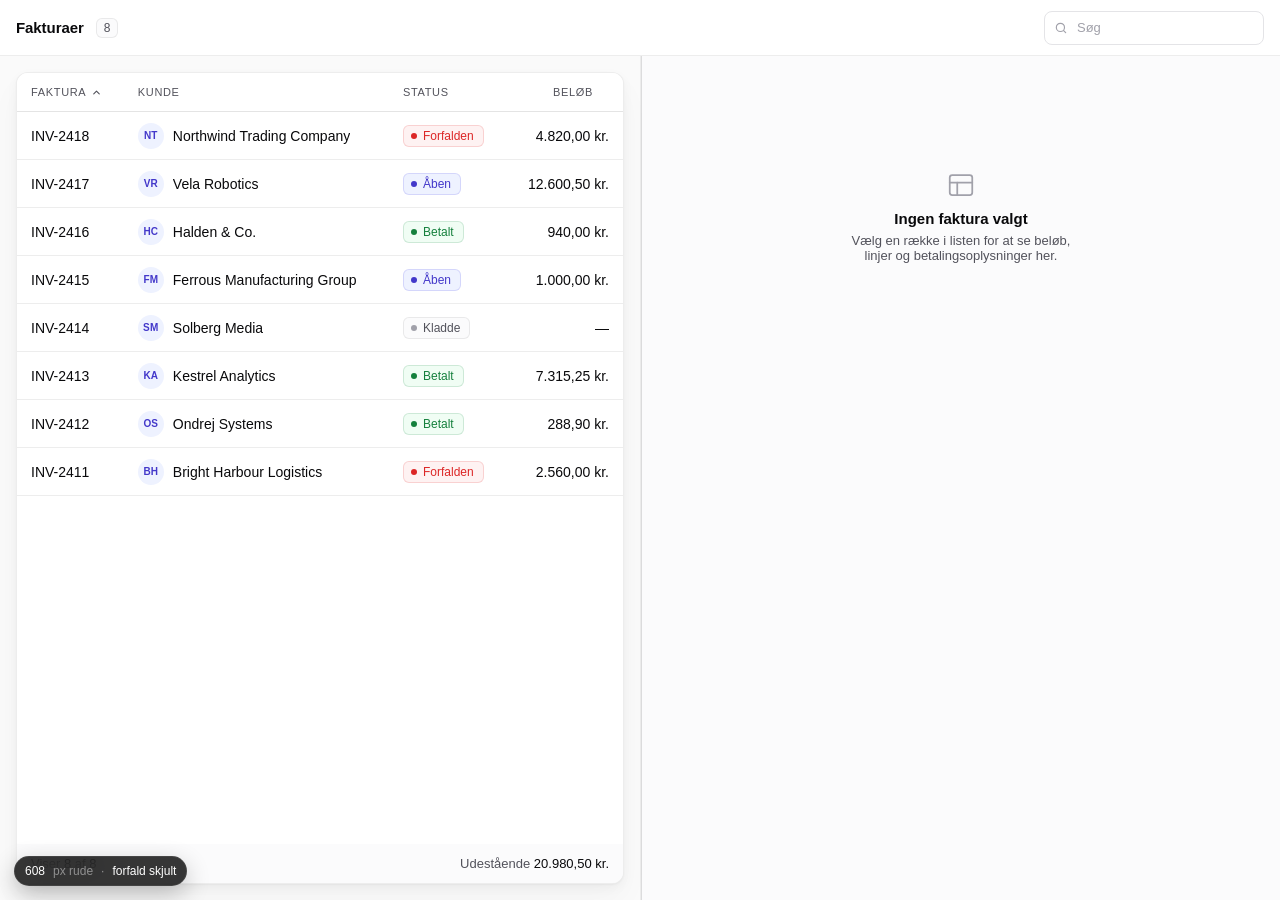
<file: proto/table-split.html>
<!doctype html>
<html lang="da">
<head>
<meta charset="utf-8">
<meta name="viewport" content="width=device-width, initial-scale=1, viewport-fit=cover">
<title>Fakturaer — delt visning</title>
<style>
/* ============================================================
   TOKENS — mirrors proto/BlazorProto/wwwroot/css/app.css
   ============================================================ */
:root {
  --font: -apple-system, BlinkMacSystemFont, "Segoe UI", Roboto, "Helvetica Neue", Arial, sans-serif;

  --ink-1: #09090b;
  --ink-2: #52525b;
  --ink-3: #a1a1aa;

  --line: #e4e4e7;
  --line-2: #d4d4d8;

  --surface: #ffffff;
  --canvas: #fafafa;
  --sunk: #fbfbfc;

  --accent: #4f46e5;
  --accent-2: #4338ca;
  --accent-soft: #eef2ff;

  --danger: #dc2626;
  --danger-soft: #fef2f2;
  --ok: #15803d;
  --ok-soft: #f0fdf4;

  --ease: cubic-bezier(0.32, 0.72, 0, 1);

  --fw-normal: 400;
  --fw-medium: 500;
  --fw-semibold: 600;

  --z-sticky-cell: 2;
  --z-sticky-head: 3;
  --z-sticky-corner: 4;
  --z-splitter: 50;
  --z-overlay: 400;

  --rule: rgba(9, 9, 11, 0.07);
  --rule-strong: rgba(9, 9, 11, 0.11);
  --row-hover: rgba(9, 9, 11, 0.025);
  --row-hover-solid: #f9f9f9;
  --row-pick: var(--accent-soft);
  --row-pick-hover: #e6eaff;   /* --row-pick one step deeper, for hover on an already-picked row */
  --disabled-ink: #9b9ba3;
  --disabled-bg: #e9e9ec;

  /* Driven by the splitter. Percentage of the split container. */
  --split: 50%;
  --pane-min-l: 340px;
  --pane-min-r: 300px;
}

* { box-sizing: border-box; }
html, body { height: 100%; margin: 0; padding: 0; }

body {
  font-family: var(--font);
  color: var(--ink-1);
  background: var(--canvas);
  -webkit-font-smoothing: antialiased;
  -moz-osx-font-smoothing: grayscale;
  overflow: hidden;           /* the shell owns scrolling, not the page */
}

.sr-only {
  position: absolute;
  width: 1px; height: 1px;
  padding: 0; margin: -1px;
  overflow: hidden;
  clip: rect(0 0 0 0);
  clip-path: inset(50%);
  white-space: nowrap;
  border: 0;
}

/* Every internal scroller gets the same restrained treatment.
   There is no page scrollbar left to leave alone. */
.scroller::-webkit-scrollbar { width: 8px; height: 8px; }
.scroller::-webkit-scrollbar-thumb { background: rgba(9, 9, 11, 0.2); border-radius: 4px; }
.scroller::-webkit-scrollbar-track { background: transparent; }

/* ============================================================
   SHELL
   ============================================================ */
.shell {
  height: 100dvh;
  display: flex;
  flex-direction: column;
  padding-left: env(safe-area-inset-left);
  padding-right: env(safe-area-inset-right);
}

.topbar {
  flex: none;
  display: flex;
  align-items: center;
  gap: 12px;
  height: 56px;
  padding: 0 16px;
  border-bottom: 1px solid var(--rule);
  background: var(--surface);
}
.topbar h1 {
  margin: 0;
  font-size: 15px;
  font-weight: var(--fw-semibold);
  letter-spacing: -0.005em;
  text-wrap: balance;
}

.count-badge {
  display: inline-flex;
  align-items: center;
  height: 20px;
  padding: 0 7px;
  border-radius: 6px;
  background: var(--sunk);
  border: 1px solid var(--rule);
  color: var(--ink-2);
  font-size: 12px;
  font-weight: var(--fw-medium);
  font-variant-numeric: tabular-nums;
}

.spacer { margin-left: auto; }

.search { position: relative; display: flex; align-items: center; }
.search input {
  height: 34px;
  width: 220px;
  padding: 0 10px 0 32px;
  border: 1px solid var(--line);
  border-radius: 8px;
  background: var(--surface);
  font: inherit;
  font-size: 13px;
  color: var(--ink-1);
  transition: border-color 150ms ease-out, box-shadow 150ms ease-out;
}
.search input::placeholder { color: var(--ink-3); }
.search input:hover { border-color: var(--line-2); }
.search input:focus {
  outline: none;
  border-color: var(--accent);
  box-shadow: 0 0 0 3px var(--accent-soft);
}
.search svg { position: absolute; left: 10px; color: var(--ink-3); pointer-events: none; }

/* ============================================================
   SPLIT
   ============================================================ */
.split {
  flex: 1;
  display: flex;
  min-height: 0;              /* lets the panes actually shrink and scroll */
}

.pane {
  display: flex;
  flex-direction: column;
  min-height: 0;
}

/* The table measures THIS box, not the viewport. Every tier below is a
   container query, so dragging the splitter re-tiers the table live. */
.pane-table {
  flex: 0 0 var(--split);
  min-width: var(--pane-min-l);
  container-type: inline-size;
  container-name: tablepane;
  padding: 16px;
}

.pane-detail {
  flex: 1 1 0;
  min-width: var(--pane-min-r);
  background: var(--sunk);
  border-left: 1px solid var(--rule);
  overflow-y: auto;
  overscroll-behavior: contain;
}

/* ---------- splitter ---------- */
.splitter {
  flex: none;
  position: relative;
  z-index: var(--z-splitter);
  width: 11px;
  margin: 0 -5px;             /* the 1px line lands on the pane boundary */
  cursor: col-resize;
  background: transparent;
  border: 0;
  padding: 0;
  touch-action: none;
}
/* Visible hairline, centred in the grab strip. */
.splitter::before {
  content: '';
  position: absolute;
  top: 0; bottom: 0; left: 50%;
  width: 1px;
  transform: translateX(-50%);
  background: var(--rule-strong);
  transition: background-color 150ms ease-out;
}
/* Grab area widened to 27px without changing what you see. Nothing
   interactive sits within the bleed, so no target collides with it. */
.splitter::after { content: ''; position: absolute; inset: 0 -8px; }
.splitter:hover::before,
.splitter[data-dragging]::before { background: var(--accent); }
.splitter:focus-visible { outline: 2px solid var(--ink-1); outline-offset: -2px; border-radius: 2px; }
@media (pointer: coarse) {
  .splitter { width: 20px; margin: 0 -9px; }
  .splitter::after { inset: 0 -12px; }
}
/* While dragging, nothing else may select text or take the cursor. */
body[data-dragging] { cursor: col-resize; user-select: none; -webkit-user-select: none; }
body[data-dragging] .pane { pointer-events: none; }

/* ============================================================
   TABLE CARD
   ============================================================ */
.table-card {
  flex: 1;
  min-height: 0;
  display: flex;
  flex-direction: column;
  background: var(--surface);
  border: 1px solid var(--rule);
  border-radius: 12px;
  overflow: hidden;
  box-shadow:
    0 1px 2px rgba(9, 9, 11, 0.04),
    0 4px 12px rgba(9, 9, 11, 0.04),
    0 16px 32px rgba(9, 9, 11, 0.03);
}

.table-scroll {
  flex: 1;
  min-height: 0;
  overflow: auto;
  overscroll-behavior-x: contain;
  -webkit-overflow-scrolling: touch;
}

table {
  width: 100%;
  border-collapse: separate;
  border-spacing: 0;
  font-size: 14px;
  font-variant-numeric: tabular-nums;
}

thead th {
  position: sticky;
  top: 0;
  z-index: var(--z-sticky-head);
  background: var(--surface);
  border-bottom: 1px solid var(--rule-strong);
  padding: 0;
  text-align: left;
  font-weight: var(--fw-medium);
  white-space: nowrap;
}

.th-inner {
  display: flex;
  align-items: center;
  gap: 5px;
  width: 100%;
  height: 38px;
  padding: 0 14px;
  border: 0;
  background: transparent;
  font: inherit;
  font-size: 11px;
  font-weight: var(--fw-medium);
  text-transform: uppercase;
  letter-spacing: 0.06em;
  color: var(--ink-2);
  text-align: inherit;
}
button.th-inner { cursor: pointer; transition: color 150ms ease-out, background-color 150ms ease-out; }
button.th-inner:hover { color: var(--ink-1); background: var(--row-hover); }
button.th-inner:focus-visible { outline: 2px solid var(--ink-1); outline-offset: -2px; border-radius: 4px; }
th.num .th-inner { justify-content: flex-end; }

.sort-icon { opacity: 0; flex: none; transition: opacity 150ms ease-out, transform 150ms var(--ease); }
button.th-inner:hover .sort-icon { opacity: 0.4; }
th[aria-sort] .sort-icon { opacity: 1; }
th[aria-sort="descending"] .sort-icon { transform: rotate(180deg); }

tbody td {
  padding: 0 14px;
  height: 48px;
  border-bottom: 1px solid var(--rule);
  color: var(--ink-1);
  vertical-align: middle;
  background: var(--surface);
}

td.num, th.num { text-align: right; }
td.num { font-variant-numeric: tabular-nums; }
td.muted { color: var(--ink-2); }

tbody tr { cursor: pointer; transition: background-color 150ms ease-out; }
tbody tr:hover td { background: var(--row-hover); }
tbody tr:hover td.col-id { background: var(--row-hover-solid); }

/* Selection outranks hover: the picked row stays picked while you
   move the cursor over its neighbours. */
tbody tr[data-selected] td { background: var(--row-pick); }
tbody tr[data-selected] td.col-id { background: var(--row-pick); }
tbody tr[data-selected]:hover td,
tbody tr[data-selected]:hover td.col-id { background: var(--row-pick-hover); }

.truncate {
  display: block;
  max-width: 30ch;
  overflow: hidden;
  text-overflow: ellipsis;
  white-space: nowrap;
}

/* The id cell is the row's accessible handle — a real button, so the
   row is reachable and selectable from the keyboard. */
.row-pick {
  display: block;
  width: 100%;
  padding: 0;
  border: 0;
  background: transparent;
  font: inherit;
  font-weight: var(--fw-medium);
  color: inherit;
  text-align: left;
  cursor: pointer;
}
.row-pick:focus-visible { outline: 2px solid var(--ink-1); outline-offset: 2px; border-radius: 4px; }

.customer { display: flex; align-items: center; gap: 9px; }
.avatar {
  flex: none;
  width: 26px; height: 26px;
  border-radius: 999px;
  display: grid; place-items: center;
  background: var(--accent-soft);
  color: var(--accent-2);
  font-size: 10px;
  font-weight: var(--fw-semibold);
  letter-spacing: 0.02em;
  user-select: none;
  -webkit-user-select: none;
  pointer-events: none;
}

/* ---------- status ---------- */
.status {
  display: inline-flex;
  align-items: center;
  gap: 6px;
  height: 22px;
  padding: 0 9px 0 7px;
  border-radius: 6px;
  border: 1px solid var(--rule);
  background: var(--sunk);
  font-size: 12px;
  font-weight: var(--fw-medium);
  white-space: nowrap;
}
.status::before { content: ''; width: 6px; height: 6px; border-radius: 999px; background: currentColor; flex: none; }
.status-paid    { color: var(--ok);       background: var(--ok-soft);     border-color: rgba(21,128,61,0.16); }
.status-open    { color: var(--accent-2); background: var(--accent-soft); border-color: rgba(79,70,229,0.16); }
.status-overdue { color: var(--danger);   background: var(--danger-soft); border-color: rgba(220,38,38,0.16); }
.status-draft   { color: var(--ink-2); }
.status-draft::before { background: var(--ink-3); }

/* ---------- sticky identity column ---------- */
th.col-id, td.col-id { position: sticky; left: 0; background: var(--surface); }
td.col-id { z-index: var(--z-sticky-cell); }
th.col-id { z-index: var(--z-sticky-corner); }

th.col-id::after, td.col-id::after {
  content: '';
  position: absolute;
  top: 0; right: 0; bottom: -1px;
  width: 14px;
  transform: translateX(100%);
  pointer-events: none;
  background: linear-gradient(to right, rgba(9,9,11,0.06), rgba(9,9,11,0));
  opacity: 0;
  transition: opacity 150ms ease-out;
}
.table-scroll[data-scrolled-x] th.col-id::after,
.table-scroll[data-scrolled-x] td.col-id::after { opacity: 1; }

/* ============================================================
   TIERS — @container, not @media. Measured against .pane-table,
   so the table re-tiers as the splitter moves, independently of
   how wide the window happens to be.
   ============================================================ */
@container tablepane (max-width: 1000px) { .p-method { display: none; } }
@container tablepane (max-width: 880px)  { .p-issued { display: none; } }
@container tablepane (max-width: 740px)  { .p-due    { display: none; } }

/* ---------- footer ---------- */
.table-foot {
  flex: none;
  display: flex;
  align-items: center;
  gap: 12px;
  flex-wrap: wrap;
  padding: 12px 14px;
  background: var(--sunk);
  font-size: 13px;
  color: var(--ink-2);
}
.table-foot .total { font-variant-numeric: tabular-nums; color: var(--ink-1); font-weight: var(--fw-medium); }

/* ---------- empty ---------- */
.empty {
  display: none;
  flex-direction: column;
  align-items: center;
  justify-content: center;
  gap: 6px;
  min-height: 288px;
  padding: 40px 24px;
  text-align: center;
}
.empty[data-on] { display: flex; }
.empty svg { color: var(--ink-3); margin-bottom: 6px; }
.empty h3 { margin: 0; font-size: 15px; font-weight: var(--fw-semibold); text-wrap: balance; }
.empty p { margin: 0 0 12px; font-size: 13px; color: var(--ink-2); max-width: 42ch; }

/* ============================================================
   DETAIL PANE
   ============================================================ */
.detail { padding: 24px; display: flex; flex-direction: column; gap: 20px; }

.detail-head { display: flex; align-items: flex-start; gap: 12px; flex-wrap: wrap; }
.detail-head h2 {
  margin: 0;
  font-size: 20px;
  font-weight: var(--fw-semibold);
  letter-spacing: -0.01em;
  font-variant-numeric: tabular-nums;
  text-wrap: balance;
}
.detail-customer { display: flex; align-items: center; gap: 10px; }
.detail-customer .avatar { width: 32px; height: 32px; font-size: 12px; }
.detail-customer strong { font-weight: var(--fw-medium); font-size: 14px; }

.detail-amount {
  font-size: 30px;
  font-weight: var(--fw-semibold);
  letter-spacing: -0.02em;
  font-variant-numeric: tabular-nums;
}
.detail-amount small { display: block; font-size: 12px; font-weight: var(--fw-normal); color: var(--ink-2); letter-spacing: 0; margin-top: 2px; }

.meta-grid {
  display: grid;
  grid-template-columns: repeat(auto-fit, minmax(140px, 1fr));
  gap: 14px 20px;
  padding: 16px;
  background: var(--surface);
  border: 1px solid var(--rule);
  border-radius: 10px;
}
.meta-grid dt {
  margin: 0 0 3px;
  font-size: 11px;
  text-transform: uppercase;
  letter-spacing: 0.06em;
  color: var(--ink-2);
}
.meta-grid dd { margin: 0; font-size: 13px; font-variant-numeric: tabular-nums; }

.lines { background: var(--surface); border: 1px solid var(--rule); border-radius: 10px; overflow: hidden; }
.lines h3 {
  margin: 0;
  padding: 11px 14px;
  font-size: 11px;
  font-weight: var(--fw-medium);
  text-transform: uppercase;
  letter-spacing: 0.06em;
  color: var(--ink-2);
  border-bottom: 1px solid var(--rule);
}
.lines table { font-size: 13px; }
.lines td { height: 40px; padding: 0 14px; border-bottom: 1px solid var(--rule); }
.lines tr:last-child td { border-bottom: 0; }
.lines tfoot td { border-top: 1px solid var(--rule-strong); font-weight: var(--fw-medium); background: var(--sunk); }

.detail-actions { display: flex; gap: 8px; flex-wrap: wrap; }

.btn {
  display: inline-flex;
  align-items: center;
  justify-content: center;
  gap: 6px;
  height: 36px;
  padding: 0 14px;
  border: 1px solid transparent;
  border-radius: 8px;
  font: inherit;
  font-size: 13px;
  font-weight: var(--fw-medium);
  line-height: 1;
  cursor: pointer;
  transition: background-color 140ms ease, border-color 140ms ease, color 140ms ease, transform 90ms ease;
}
.btn:active { transform: scale(0.96); }
.btn:focus-visible { outline: 2px solid var(--ink-1); outline-offset: 2px; }
.btn-primary { background: var(--accent); color: #fff; }
.btn-primary:hover { background: var(--accent-2); }
.btn-outline { background: var(--surface); border-color: var(--line-2); color: var(--ink-1); }
.btn-outline:hover { background: var(--canvas); }

/* Nothing picked yet — a first-run screen, not an error. */
.detail-empty {
  height: 100%;
  min-height: 320px;
  display: flex;
  flex-direction: column;
  align-items: center;
  justify-content: center;
  gap: 6px;
  padding: 40px 24px;
  text-align: center;
}
.detail-empty svg { color: var(--ink-3); margin-bottom: 4px; }
.detail-empty h3 { margin: 0; font-size: 15px; font-weight: var(--fw-semibold); }
.detail-empty p { margin: 0; font-size: 13px; color: var(--ink-2); max-width: 34ch; }

/* ============================================================
   STACKED — below this the split itself stops making sense, and
   that IS a viewport question, so it stays a media query.
   ============================================================ */
@media (max-width: 760px) {
  .split { flex-direction: column; }
  .pane-table { flex: 0 0 58%; min-width: 0; padding: 12px; }
  .pane-detail { flex: 1 1 0; min-width: 0; border-left: 0; border-top: 1px solid var(--rule); }
  .splitter { display: none; }
  .detail { padding: 16px; }
  .search input { width: 150px; }
}

/* ---------- readout ---------- */
.readout {
  position: fixed;
  bottom: calc(14px + env(safe-area-inset-bottom));
  left: calc(14px + env(safe-area-inset-left));
  z-index: var(--z-overlay);
  display: flex;
  align-items: center;
  gap: 8px;
  height: 30px;
  padding: 0 11px;
  border-radius: 999px;
  background: rgba(10, 10, 10, 0.82);
  -webkit-backdrop-filter: blur(12px) saturate(1.4);
  backdrop-filter: blur(12px) saturate(1.4);
  box-shadow: 0 0 0 1px rgba(255,255,255,0.08) inset, 0 8px 24px rgba(0,0,0,0.24);
  color: rgba(255,255,255,0.9);
  font-size: 12px;
  font-variant-numeric: tabular-nums;
  user-select: none;
  pointer-events: none;
}
.readout b { color: #fff; font-weight: var(--fw-medium); }
.readout span { color: rgba(255,255,255,0.45); }

@media (prefers-reduced-motion: reduce) {
  *, *::before, *::after {
    animation-duration: 0.01ms !important;
    animation-iteration-count: 1 !important;
    transition-duration: 0.01ms !important;
  }
}

@media (pointer: coarse) {
  .th-inner { height: 44px; }
  tbody td { height: 54px; }
}
</style>
</head>
<body>

<div class="shell">
  <header class="topbar">
    <h1 id="tbl-title">Fakturaer</h1>
    <span class="count-badge" id="row-count">8</span>
    <span class="spacer"></span>
    <div class="search">
      <svg width="14" height="14" viewBox="0 0 24 24" fill="none" stroke="currentColor" stroke-width="2" stroke-linecap="round" aria-hidden="true"><circle cx="11" cy="11" r="7"/><path d="m20 20-3.5-3.5"/></svg>
      <label for="tbl-search" class="sr-only">Søg i fakturaer</label>
      <input id="tbl-search" type="search" placeholder="Søg">
    </div>
  </header>

  <div class="split" id="split">
    <section class="pane pane-table" id="pane-table" aria-label="Fakturaliste">
      <div class="table-card">
        <div class="table-scroll scroller" id="scroller" tabindex="0" role="region" aria-labelledby="tbl-title">
          <table id="tbl">
            <caption class="sr-only">Fakturaer. Kan sorteres pr. kolonne. Vælg en række for at se detaljer i højre rude.</caption>
            <thead>
              <tr>
                <th class="col-id" scope="col">
                  <button type="button" class="th-inner" data-sort="id" data-type="text">Faktura
                    <svg class="sort-icon" width="11" height="11" viewBox="0 0 24 24" fill="none" stroke="currentColor" stroke-width="2.5" stroke-linecap="round" stroke-linejoin="round" aria-hidden="true"><path d="m6 9 6 6 6-6"/></svg>
                  </button>
                </th>
                <th scope="col">
                  <button type="button" class="th-inner" data-sort="customer" data-type="text">Kunde
                    <svg class="sort-icon" width="11" height="11" viewBox="0 0 24 24" fill="none" stroke="currentColor" stroke-width="2.5" stroke-linecap="round" stroke-linejoin="round" aria-hidden="true"><path d="m6 9 6 6 6-6"/></svg>
                  </button>
                </th>
                <th scope="col">
                  <button type="button" class="th-inner" data-sort="status" data-type="text">Status
                    <svg class="sort-icon" width="11" height="11" viewBox="0 0 24 24" fill="none" stroke="currentColor" stroke-width="2.5" stroke-linecap="round" stroke-linejoin="round" aria-hidden="true"><path d="m6 9 6 6 6-6"/></svg>
                  </button>
                </th>
                <th scope="col" class="num">
                  <button type="button" class="th-inner" data-sort="amount" data-type="number">Beløb
                    <svg class="sort-icon" width="11" height="11" viewBox="0 0 24 24" fill="none" stroke="currentColor" stroke-width="2.5" stroke-linecap="round" stroke-linejoin="round" aria-hidden="true"><path d="m6 9 6 6 6-6"/></svg>
                  </button>
                </th>
                <th scope="col" class="p-due">
                  <button type="button" class="th-inner" data-sort="due" data-type="date">Forfald
                    <svg class="sort-icon" width="11" height="11" viewBox="0 0 24 24" fill="none" stroke="currentColor" stroke-width="2.5" stroke-linecap="round" stroke-linejoin="round" aria-hidden="true"><path d="m6 9 6 6 6-6"/></svg>
                  </button>
                </th>
                <th scope="col" class="p-issued">
                  <button type="button" class="th-inner" data-sort="issued" data-type="date">Udstedt
                    <svg class="sort-icon" width="11" height="11" viewBox="0 0 24 24" fill="none" stroke="currentColor" stroke-width="2.5" stroke-linecap="round" stroke-linejoin="round" aria-hidden="true"><path d="m6 9 6 6 6-6"/></svg>
                  </button>
                </th>
                <th scope="col" class="p-method"><span class="th-inner">Metode</span></th>
              </tr>
            </thead>
            <tbody id="tbody"></tbody>
          </table>

          <div class="empty" id="empty">
            <svg width="28" height="28" viewBox="0 0 24 24" fill="none" stroke="currentColor" stroke-width="1.5" stroke-linecap="round" stroke-linejoin="round" aria-hidden="true"><path d="M14 2H6a2 2 0 0 0-2 2v16a2 2 0 0 0 2 2h12a2 2 0 0 0 2-2V8z"/><path d="M14 2v6h6"/></svg>
            <h3 id="empty-title">Ingen fakturaer matcher</h3>
            <p id="empty-body">Prøv en kortere søgning, eller ryd den for at se alle 8.</p>
            <button type="button" class="btn btn-outline" id="clear-search">Ryd søgning</button>
          </div>
        </div>

        <div class="table-foot">
          <span>Viser <span class="total" id="shown">8</span> af <span class="total">8</span></span>
          <span class="spacer"></span>
          <span>Udestående <span class="total" id="outstanding">20.980,50 kr.</span></span>
        </div>
      </div>
    </section>

    <button type="button" class="splitter" id="splitter"
            role="separator" aria-orientation="vertical"
            aria-label="Justér bredden mellem liste og detaljer"
            aria-valuenow="50" aria-valuemin="0" aria-valuemax="100"
            aria-controls="pane-table"></button>

    <section class="pane pane-detail scroller" id="pane-detail" aria-live="polite" aria-label="Fakturadetaljer">
      <div id="detail-host"></div>
    </section>
  </div>
</div>

<div class="readout" aria-hidden="true">
  <b id="ro-w">—</b><span>px rude</span>
  <span>·</span>
  <b id="ro-tier">—</b>
</div>

<script>
const ROWS = [
  { id:'INV-2418', customer:'Northwind Trading Company', short:'NT', status:'overdue', label:'Forfalden', amount:4820.00,  due:'2026-08-12', issued:'2026-07-13', method:'Bankoverførsel',
    items:[['Konsulentydelse, juli', 32, 140.00], ['Licens, 1 år', 1, 340.00]] },
  { id:'INV-2417', customer:'Vela Robotics',              short:'VR', status:'open',    label:'Åben',      amount:12600.50, due:'2026-09-02', issued:'2026-08-03', method:'Wire',
    items:[['Integrationsarbejde', 60, 195.00], ['Support, kvartal', 1, 900.50]] },
  { id:'INV-2416', customer:'Halden & Co.',               short:'HC', status:'paid',    label:'Betalt',    amount:940.00,   due:'2026-08-20', issued:'2026-07-21', method:'Kort ·· 4471',
    items:[['Designgennemgang', 4, 235.00]] },
  { id:'INV-2415', customer:'Ferrous Manufacturing Group',short:'FM', status:'open',    label:'Åben',      amount:1000.00,  due:'2026-09-14', issued:'2026-08-15', method:'Bankoverførsel',
    items:[['Onboarding-workshop', 1, 1000.00]] },
  { id:'INV-2414', customer:'Solberg Media',              short:'SM', status:'draft',   label:'Kladde',    amount:0,        due:'—',          issued:'2026-08-24', method:'—',
    items:[] },
  { id:'INV-2413', customer:'Kestrel Analytics',          short:'KA', status:'paid',    label:'Betalt',    amount:7315.25,  due:'2026-08-01', issued:'2026-07-02', method:'Wire',
    items:[['Datamigrering', 41, 165.00], ['Rapportopsætning', 2, 267.63]] },
  { id:'INV-2412', customer:'Ondrej Systems',             short:'OS', status:'paid',    label:'Betalt',    amount:288.90,   due:'2026-07-28', issued:'2026-06-28', method:'Kort ·· 1102',
    items:[['Hosting, august', 1, 288.90]] },
  { id:'INV-2411', customer:'Bright Harbour Logistics',   short:'BH', status:'overdue', label:'Forfalden', amount:2560.00,  due:'2026-07-15', issued:'2026-06-15', method:'Bankoverførsel',
    items:[['Ruteoptimering', 16, 145.00], ['Rejseomkostninger', 1, 240.00]] },
];

const money = new Intl.NumberFormat('da-DK', { style:'currency', currency:'DKK' });
const day   = new Intl.DateTimeFormat('da-DK', { day:'numeric', month:'short', year:'numeric' });
const fmtDate = v => v === '—' ? '—' : day.format(new Date(v + 'T00:00:00'));
const esc = s => String(s).replace(/[&<>"]/g, c => ({ '&':'&amp;','<':'&lt;','>':'&gt;','"':'&quot;' }[c]));

const tbody       = document.getElementById('tbody');
const empty       = document.getElementById('empty');
const detailHost  = document.getElementById('detail-host');
const paneTable   = document.getElementById('pane-table');
const splitEl     = document.getElementById('split');
const splitter    = document.getElementById('splitter');

/* ---- restore everything before the first paint ---- */
const KEY = 'invoices.split';
let sort = { key:'id', dir:'desc' };
let query = '';
let picked = null;
let splitPct = 50;
try {
  const s = JSON.parse(sessionStorage.getItem(KEY) || 'null');
  if (s && typeof s === 'object') {
    if (s.key && s.dir) sort = { key: s.key, dir: s.dir };
    if (typeof s.query === 'string') query = s.query;
    if (typeof s.picked === 'string') picked = s.picked;
    if (typeof s.split === 'number') splitPct = s.split;
  }
} catch { /* privat vindue eller ugyldig værdi — defaults duer */ }

function persist() {
  try { sessionStorage.setItem(KEY, JSON.stringify({ ...sort, query, picked, split: splitPct })); }
  catch { /* ingen storage tilgængelig */ }
}

/* ---- splitter ---- */
function clampPct(pct) {
  const total = splitEl.clientWidth;
  if (!total) return pct;
  const minL = parseInt(getComputedStyle(document.documentElement).getPropertyValue('--pane-min-l'), 10) || 340;
  const minR = parseInt(getComputedStyle(document.documentElement).getPropertyValue('--pane-min-r'), 10) || 300;
  const lo = (minL / total) * 100;
  const hi = 100 - (minR / total) * 100;
  if (lo > hi) return 50;
  return Math.min(hi, Math.max(lo, pct));
}

function applySplit(pct, save) {
  splitPct = clampPct(pct);
  document.documentElement.style.setProperty('--split', splitPct.toFixed(3) + '%');
  splitter.setAttribute('aria-valuenow', Math.round(splitPct));
  if (save) persist();
}

splitter.addEventListener('pointerdown', e => {
  splitter.setPointerCapture(e.pointerId);
  splitter.setAttribute('data-dragging', '');
  document.body.setAttribute('data-dragging', '');
});
splitter.addEventListener('pointermove', e => {
  if (!splitter.hasAttribute('data-dragging')) return;
  const r = splitEl.getBoundingClientRect();
  applySplit(((e.clientX - r.left) / r.width) * 100, false);
});
function endDrag(e) {
  if (!splitter.hasAttribute('data-dragging')) return;
  splitter.removeAttribute('data-dragging');
  document.body.removeAttribute('data-dragging');
  try { splitter.releasePointerCapture(e.pointerId); } catch {}
  persist();
}
splitter.addEventListener('pointerup', endDrag);
splitter.addEventListener('pointercancel', endDrag);
splitter.addEventListener('dblclick', () => applySplit(50, true));
splitter.addEventListener('keydown', e => {
  const step = e.shiftKey ? 10 : 2;
  if (e.key === 'ArrowLeft')  { applySplit(splitPct - step, true); e.preventDefault(); }
  if (e.key === 'ArrowRight') { applySplit(splitPct + step, true); e.preventDefault(); }
  if (e.key === 'Home')       { applySplit(0, true);   e.preventDefault(); }
  if (e.key === 'End')        { applySplit(100, true); e.preventDefault(); }
  if (e.key === 'Enter')      { applySplit(50, true);  e.preventDefault(); }
});

/* ---- list ---- */
function visible() {
  const q = query.trim().toLowerCase();
  let out = q ? ROWS.filter(r => (r.id + ' ' + r.customer + ' ' + r.label).toLowerCase().includes(q)) : ROWS.slice();
  const { key, dir } = sort;
  const mul = dir === 'asc' ? 1 : -1;
  out.sort((a, b) => {
    const x = a[key], y = b[key];
    if (key === 'amount') return (x - y) * mul;
    if (key === 'due' || key === 'issued') {
      if (x === '—') return 1;
      if (y === '—') return -1;
      return (new Date(x) - new Date(y)) * mul;
    }
    return String(x).localeCompare(String(y), 'da') * mul;
  });
  return out;
}

function markSortedColumn() {
  document.querySelectorAll('thead th').forEach(th => th.removeAttribute('aria-sort'));
  const btn = document.querySelector(`button.th-inner[data-sort="${sort.key}"]`);
  if (btn) btn.closest('th').setAttribute('aria-sort', sort.dir === 'asc' ? 'ascending' : 'descending');
}

function renderTable() {
  const rows = visible();
  tbody.innerHTML = rows.map(r => `
    <tr data-id="${esc(r.id)}"${r.id === picked ? ' data-selected' : ''}>
      <td class="col-id">
        <button type="button" class="row-pick" aria-pressed="${r.id === picked}">
          ${esc(r.id)}<span class="sr-only">, vis detaljer</span>
        </button>
      </td>
      <td>
        <span class="customer">
          <span class="avatar" aria-hidden="true">${esc(r.short)}</span>
          <span class="truncate" title="${esc(r.customer)}">${esc(r.customer)}</span>
        </span>
      </td>
      <td><span class="status status-${r.status}">${esc(r.label)}</span></td>
      <td class="num">${r.status === 'draft' ? '<span class="muted">—</span>' : money.format(r.amount)}</td>
      <td class="muted p-due">${esc(fmtDate(r.due))}</td>
      <td class="muted p-issued">${esc(fmtDate(r.issued))}</td>
      <td class="muted p-method">${esc(r.method)}</td>
    </tr>
  `).join('');

  const none = rows.length === 0;
  empty.toggleAttribute('data-on', none);
  document.getElementById('tbl').style.display = none ? 'none' : '';
  document.getElementById('empty-title').textContent = `Ingen fakturaer matcher “${query.trim()}”`;
  document.getElementById('empty-body').textContent = `Prøv en kortere søgning, eller ryd den for at se alle ${ROWS.length}.`;
  document.getElementById('row-count').textContent = rows.length;
  document.getElementById('shown').textContent = rows.length;

  const owed = rows.filter(r => r.status === 'open' || r.status === 'overdue').reduce((s, r) => s + r.amount, 0);
  document.getElementById('outstanding').textContent = money.format(owed);
}

/* ---- detail ---- */
function renderDetail() {
  const r = ROWS.find(x => x.id === picked);
  if (!r) {
    detailHost.innerHTML = `
      <div class="detail-empty">
        <svg width="30" height="30" viewBox="0 0 24 24" fill="none" stroke="currentColor" stroke-width="1.4" stroke-linecap="round" stroke-linejoin="round" aria-hidden="true"><rect x="3" y="4" width="18" height="16" rx="2"/><path d="M3 10h18"/><path d="M9 10v10"/></svg>
        <h3>Ingen faktura valgt</h3>
        <p>Vælg en række i listen for at se beløb, linjer og betalingsoplysninger her.</p>
      </div>`;
    return;
  }
  const net = r.items.reduce((s, [, q, p]) => s + q * p, 0);
  detailHost.innerHTML = `
    <div class="detail">
      <div class="detail-head">
        <h2>${esc(r.id)}</h2>
        <span class="status status-${r.status}">${esc(r.label)}</span>
      </div>

      <div class="detail-customer">
        <span class="avatar" aria-hidden="true">${esc(r.short)}</span>
        <strong>${esc(r.customer)}</strong>
      </div>

      <div class="detail-amount">
        ${r.status === 'draft' ? '—' : money.format(r.amount)}
        <small>${r.status === 'paid' ? 'Betalt' : r.status === 'draft' ? 'Ikke udstedt' : 'Forfalder ' + esc(fmtDate(r.due))}</small>
      </div>

      <dl class="meta-grid">
        <div><dt>Udstedt</dt><dd>${esc(fmtDate(r.issued))}</dd></div>
        <div><dt>Forfald</dt><dd>${esc(fmtDate(r.due))}</dd></div>
        <div><dt>Metode</dt><dd>${esc(r.method)}</dd></div>
      </dl>

      ${r.items.length ? `
      <div class="lines">
        <h3>Linjer</h3>
        <table>
          <tbody>
            ${r.items.map(([d, q, p]) => `
              <tr>
                <td>${esc(d)}</td>
                <td class="num muted">${q} ×</td>
                <td class="num">${money.format(p)}</td>
                <td class="num">${money.format(q * p)}</td>
              </tr>`).join('')}
          </tbody>
          <tfoot>
            <tr><td colspan="3">I alt</td><td class="num">${money.format(net)}</td></tr>
          </tfoot>
        </table>
      </div>` : ''}

      <div class="detail-actions">
        <button type="button" class="btn btn-primary">Send påmindelse</button>
        <button type="button" class="btn btn-outline">Hent PDF</button>
      </div>
    </div>`;
}

function pick(id) {
  picked = id;
  persist();
  renderTable();
  renderDetail();
}

/* ---- events ---- */
tbody.addEventListener('click', e => {
  const tr = e.target.closest('tr[data-id]');
  if (tr) pick(tr.dataset.id);
});

document.querySelectorAll('button.th-inner[data-sort]').forEach(btn => {
  btn.addEventListener('click', () => {
    const key = btn.dataset.sort;
    sort = { key, dir: sort.key === key && sort.dir === 'asc' ? 'desc' : 'asc' };
    markSortedColumn();
    persist();
    renderTable();
  });
});

const input = document.getElementById('tbl-search');
let t;
input.addEventListener('input', () => {
  clearTimeout(t);
  t = setTimeout(() => { query = input.value; persist(); renderTable(); }, 300);
});
document.getElementById('clear-search').addEventListener('click', () => {
  input.value = ''; query = ''; persist(); renderTable(); input.focus();
});

const scroller = document.getElementById('scroller');
scroller.addEventListener('scroll', () => {
  scroller.toggleAttribute('data-scrolled-x', scroller.scrollLeft > 0);
}, { passive: true });

/* ---- readout: observes the PANE, so it tracks splitter drags too ---- */
const roW = document.getElementById('ro-w');
const roTier = document.getElementById('ro-tier');
new ResizeObserver(entries => {
  const w = Math.round(entries[0].contentRect.width);
  roW.textContent = w;
  roTier.textContent = w > 1000 ? 'alle kolonner'
                     : w > 880  ? 'metode skjult'
                     : w > 740  ? 'udstedt skjult'
                                : 'forfald skjult';
}).observe(paneTable);

window.addEventListener('resize', () => applySplit(splitPct, false), { passive: true });

/* ---- first paint ---- */
input.value = query;
applySplit(splitPct, false);
markSortedColumn();
renderTable();
renderDetail();
</script>
</body>
</html>
</file>
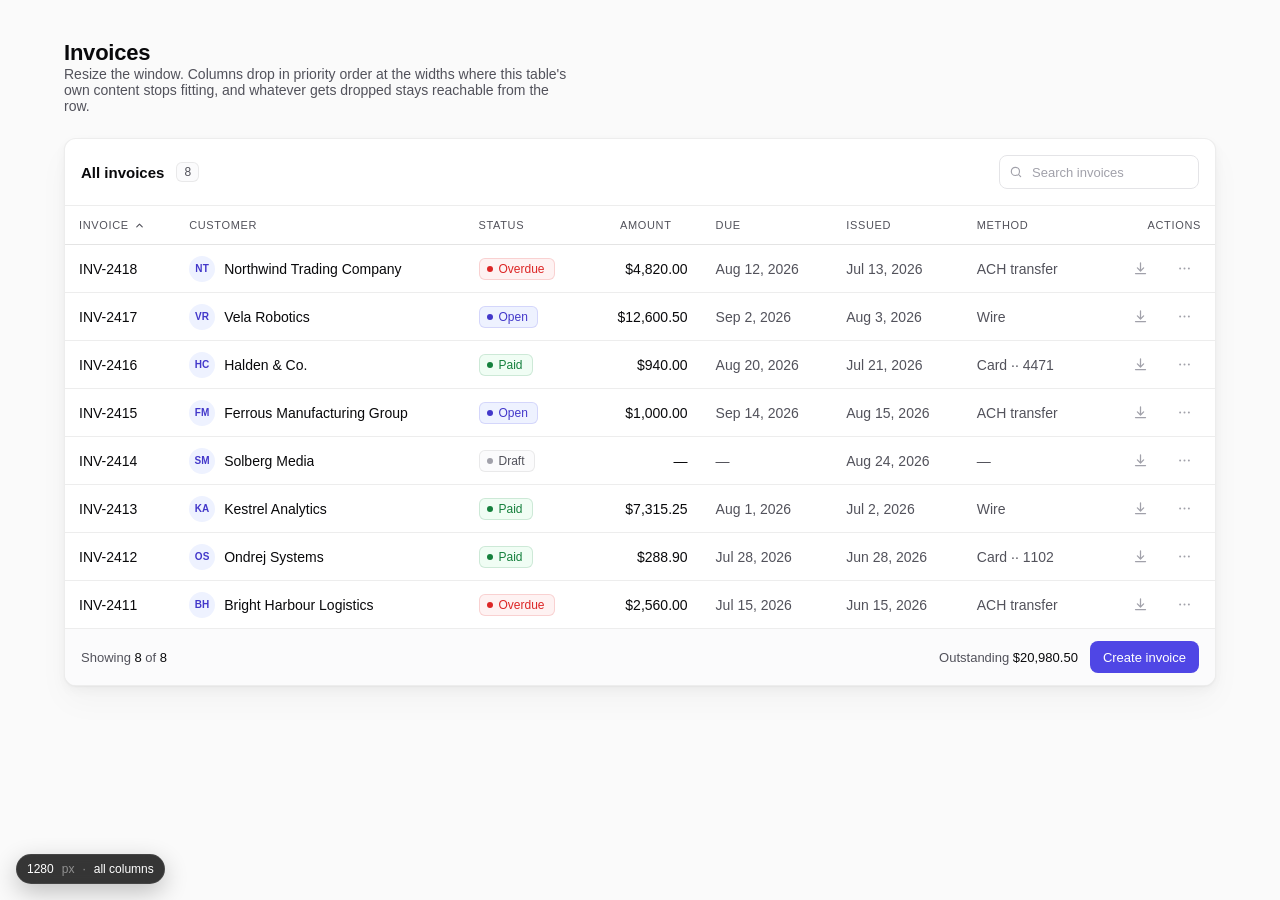
<file: proto/table.html>
<!doctype html>
<html lang="en">
<head>
<meta charset="utf-8">
<meta name="viewport" content="width=device-width, initial-scale=1">
<title>Responsive data table</title>
<style>
/* ============================================================
   TOKENS — mirrors proto/BlazorProto/wwwroot/css/app.css
   ============================================================ */
:root {
  --font: -apple-system, BlinkMacSystemFont, "Segoe UI", Roboto, "Helvetica Neue", Arial, sans-serif;

  --ink-1: #09090b;
  --ink-2: #52525b;
  --ink-3: #a1a1aa;

  --line: #e4e4e7;
  --line-2: #d4d4d8;

  --surface: #ffffff;
  --canvas: #fafafa;
  --sunk: #fbfbfc;

  --accent: #4f46e5;
  --accent-2: #4338ca;
  --accent-soft: #eef2ff;

  --danger: #dc2626;
  --danger-soft: #fef2f2;
  --ok: #15803d;
  --ok-soft: #f0fdf4;

  --ease: cubic-bezier(0.32, 0.72, 0, 1);

  --fw-normal: 400;
  --fw-medium: 500;
  --fw-semibold: 600;

  /* Fixed scale. Nothing in this file invents its own stacking number. */
  --z-sticky-cell: 2;
  --z-sticky-head: 3;
  --z-sticky-corner: 4;
  --z-overlay: 400;

  /* Table-local: alpha hairlines. In a dense grid a solid #e4e4e7 rule reads
     as drawn ON the surface; alpha lets it sit IN it. */
  --rule: rgba(9, 9, 11, 0.07);
  --rule-strong: rgba(9, 9, 11, 0.11);
  --row-hover: rgba(9, 9, 11, 0.025);
  /* Opaque twin of --row-hover: sticky cells sit over scrolling content and
     cannot be translucent. #fff composited with the alpha above = #f9f9f9. */
  --row-hover-solid: #f9f9f9;
  --disabled-ink: #9b9ba3;
  --disabled-bg: #e9e9ec;
}

* { box-sizing: border-box; }
html, body { margin: 0; padding: 0; }

body {
  font-family: var(--font);
  color: var(--ink-1);
  background: var(--canvas);
  -webkit-font-smoothing: antialiased;
  -moz-osx-font-smoothing: grayscale;
}

.sr-only {
  position: absolute;
  width: 1px; height: 1px;
  padding: 0; margin: -1px;
  overflow: hidden;
  clip: rect(0 0 0 0);
  clip-path: inset(50%);
  white-space: nowrap;
  border: 0;
}

/* Content cap, not device cap. */
.page {
  max-width: 1200px;
  margin: 0 auto;
  padding: 40px 24px 96px;
  display: flex;
  flex-direction: column;
  gap: 24px;
}
@media (max-width: 640px) { .page { padding: 24px 16px 96px; } }

.page-title { font-size: 22px; font-weight: var(--fw-semibold); letter-spacing: -0.01em; margin: 0; text-wrap: balance; }
.page-sub { margin: 0; color: var(--ink-2); font-size: 14px; max-width: 65ch; }

/* ============================================================
   TABLE CARD
   Outer radius 12. The scroller carries no padding, so the inner
   corners inherit 12 via overflow clipping — no radius mismatch.
   ============================================================ */
.table-card {
  background: var(--surface);
  border: 1px solid var(--rule);
  border-radius: 12px;
  overflow: hidden;
  /* Layered, not one big drop. */
  box-shadow:
    0 1px 2px rgba(9, 9, 11, 0.04),
    0 4px 12px rgba(9, 9, 11, 0.04),
    0 16px 32px rgba(9, 9, 11, 0.03);
}

.table-head {
  display: flex;
  align-items: center;
  gap: 12px;
  flex-wrap: wrap;
  padding: 16px;
  border-bottom: 1px solid var(--rule);
}

.table-head h2 { margin: 0; font-size: 15px; font-weight: var(--fw-semibold); text-wrap: balance; }

.count-badge {
  display: inline-flex;
  align-items: center;
  height: 20px;
  padding: 0 7px;
  border-radius: 6px;
  background: var(--sunk);
  border: 1px solid var(--rule);
  color: var(--ink-2);
  font-size: 12px;
  font-weight: var(--fw-medium);
  font-variant-numeric: tabular-nums;
}

.head-spacer { margin-left: auto; }

.search {
  position: relative;
  display: flex;
  align-items: center;
}
.search input {
  height: 34px;
  width: 200px;
  padding: 0 10px 0 32px;
  border: 1px solid var(--line);
  border-radius: 8px;
  background: var(--surface);
  font: inherit;
  font-size: 13px;
  color: var(--ink-1);
  transition: border-color 150ms ease-out, box-shadow 150ms ease-out;
}
.search input::placeholder { color: var(--ink-3); }
.search input:hover { border-color: var(--line-2); }
.search input:focus {
  outline: none;
  border-color: var(--accent);
  box-shadow: 0 0 0 3px var(--accent-soft);
}
.search svg {
  position: absolute;
  left: 10px;
  color: var(--ink-3);
  pointer-events: none;
}
@media (max-width: 560px) {
  .head-spacer { display: none; }
  .search { width: 100%; }
  .search input { width: 100%; }
}

/* ---------- the scroll region ---------- */
.table-scroll {
  overflow: auto;
  max-height: 70dvh;
  overscroll-behavior-x: contain;
  -webkit-overflow-scrolling: touch;
}
.table-scroll::-webkit-scrollbar { width: 8px; height: 8px; }
.table-scroll::-webkit-scrollbar-thumb {
  background: rgba(9, 9, 11, 0.2);
  border-radius: 4px;
}
.table-scroll::-webkit-scrollbar-track { background: transparent; }

table {
  width: 100%;
  border-collapse: separate;   /* separate, so sticky cells keep their borders */
  border-spacing: 0;
  font-size: 14px;
  /* Dates and money line up column-wise everywhere in this table. */
  font-variant-numeric: tabular-nums;
}

/* ---------- header ---------- */
thead th {
  position: sticky;
  top: 0;
  z-index: var(--z-sticky-head);
  background: var(--surface);
  border-bottom: 1px solid var(--rule-strong);
  padding: 0;
  text-align: left;
  font-weight: var(--fw-medium);
  white-space: nowrap;
}

.th-inner {
  display: flex;
  align-items: center;
  gap: 5px;
  width: 100%;
  height: 38px;
  padding: 0 14px;
  border: 0;
  background: transparent;
  font: inherit;
  font-size: 11px;
  font-weight: var(--fw-medium);
  /* Uppercase without tracking looks cramped. */
  text-transform: uppercase;
  letter-spacing: 0.06em;
  color: var(--ink-2);
  text-align: inherit;
}
button.th-inner { cursor: pointer; transition: color 150ms ease-out, background-color 150ms ease-out; }
button.th-inner:hover { color: var(--ink-1); background: var(--row-hover); }
button.th-inner:focus-visible { outline: 2px solid var(--ink-1); outline-offset: -2px; border-radius: 4px; }
th.num .th-inner { justify-content: flex-end; }

.sort-icon {
  opacity: 0;
  flex: none;
  transition: opacity 150ms ease-out, transform 150ms var(--ease);
}
button.th-inner:hover .sort-icon { opacity: 0.4; }
th[aria-sort] .sort-icon { opacity: 1; }
th[aria-sort="descending"] .sort-icon { transform: rotate(180deg); }

/* ---------- body ---------- */
tbody td {
  padding: 0 14px;
  height: 48px;
  border-bottom: 1px solid var(--rule);
  color: var(--ink-1);
  vertical-align: middle;
  background: var(--surface);
}
/* No tr:last-child reset here: the last child is always a hidden detail row,
   so the reset never landed on the row you can actually see. The footer drops
   its own border-top instead, leaving exactly one rule at the boundary. */

/* Right-aligned tabular figures carry the column. No zebra striping needed. */
td.num, th.num { text-align: right; }
td.num { font-variant-numeric: tabular-nums; }

td.muted { color: var(--ink-2); }

tbody tr { transition: background-color 150ms ease-out; }
tbody tr:hover td { background: var(--row-hover); }

/* Truncate long free text against the container, never with a typed "..." */
.truncate {
  display: block;
  max-width: 30ch;
  overflow: hidden;
  text-overflow: ellipsis;
  white-space: nowrap;
}

.cell-id { font-weight: var(--fw-medium); }

.customer { display: flex; align-items: center; gap: 9px; }
.avatar {
  flex: none;
  width: 26px; height: 26px;
  border-radius: 999px;
  display: grid; place-items: center;
  background: var(--accent-soft);
  color: var(--accent-2);
  font-size: 10px;
  font-weight: var(--fw-semibold);
  letter-spacing: 0.02em;
  user-select: none;
  -webkit-user-select: none;
  pointer-events: none;
}

/* ---------- status: colour + shape + word, never colour alone ---------- */
.status {
  display: inline-flex;
  align-items: center;
  gap: 6px;
  height: 22px;
  padding: 0 9px 0 7px;
  border-radius: 6px;
  border: 1px solid var(--rule);
  background: var(--sunk);
  font-size: 12px;
  font-weight: var(--fw-medium);
  white-space: nowrap;
}
.status::before {
  content: '';
  width: 6px; height: 6px;
  border-radius: 999px;
  background: currentColor;
  flex: none;
}
.status-paid     { color: var(--ok);      background: var(--ok-soft); border-color: rgba(21,128,61,0.16); }
.status-open     { color: var(--accent-2);background: var(--accent-soft); border-color: rgba(79,70,229,0.16); }
.status-overdue  { color: var(--danger);  background: var(--danger-soft); border-color: rgba(220,38,38,0.16); }
.status-draft    { color: var(--ink-2); }
/* Draft is the "off" state — a dedicated muted token, not opacity. */
.status-draft::before { background: var(--ink-3); }

/* ---------- row actions ---------- */
td.actions { text-align: right; white-space: nowrap; }
.action-group { display: flex; justify-content: flex-end; gap: 10px; }
.icon-btn {
  position: relative;
  display: inline-grid;
  place-items: center;
  width: 34px; height: 34px;
  border: 0;
  border-radius: 8px;
  background: transparent;
  color: var(--ink-3);
  cursor: pointer;
  transition: background-color 150ms ease-out, color 150ms ease-out, transform 90ms ease;
}
/* 34 + 5 + 5 = 44. The 10px gap absorbs both bleeds exactly, so
   neighbouring targets touch but never overlap. */
.icon-btn::after { content: ''; position: absolute; inset: -5px; }
.icon-btn:hover { background: var(--row-hover); color: var(--ink-1); }
.icon-btn:active { transform: scale(0.96); }
.icon-btn:focus-visible { outline: 2px solid var(--ink-1); outline-offset: 2px; }

/* ---------- sticky identity column ---------- */
th.col-id, td.col-id {
  position: sticky;
  left: 0;
  background: var(--surface);
}
td.col-id { z-index: var(--z-sticky-cell); }
th.col-id { z-index: var(--z-sticky-corner); }
tbody tr:hover td.col-id { background: var(--row-hover-solid); }

/* The seam only appears once there is something hidden to the left. */
th.col-id::after, td.col-id::after {
  content: '';
  position: absolute;
  top: 0; right: 0; bottom: -1px;
  width: 14px;
  transform: translateX(100%);
  pointer-events: none;
  background: linear-gradient(to right, rgba(9,9,11,0.06), rgba(9,9,11,0));
  opacity: 0;
  transition: opacity 150ms ease-out;
}
.table-scroll[data-scrolled-x] th.col-id::after,
.table-scroll[data-scrolled-x] td.col-id::after { opacity: 1; }

/* ============================================================
   RESPONSIVE — breakpoints sit where THIS table's content breaks.
   Measured from the sum of column min-widths, not device sizes:
     all 8 columns need ~1000px
     drop Method   -> fits to ~880
     drop Issued   -> fits to ~740
     below 740 the identity column sticks and the rest scrolls,
     with the dropped fields recoverable per row.
   ============================================================ */
@media (max-width: 1000px) { .p-low  { display: none; } }
@media (max-width: 880px)  { .p-mid  { display: none; } }

/* The expander only earns its column once columns are actually hidden. */
th.col-expand, td.col-expand { display: none; width: 48px; }
@media (max-width: 1000px) {
  th.col-expand, td.col-expand { display: table-cell; }
}

td.col-expand { padding-left: 6px; padding-right: 0; }

.expander {
  display: inline-grid;
  place-items: center;
  position: relative;
  width: 34px; height: 34px;
  border: 0;
  border-radius: 8px;
  background: transparent;
  color: var(--ink-3);
  cursor: pointer;
  transition: background-color 150ms ease-out, color 150ms ease-out;
}
.expander::after { content: ''; position: absolute; inset: -5px; }
.expander:hover { background: var(--row-hover); color: var(--ink-1); }
.expander:focus-visible { outline: 2px solid var(--ink-1); outline-offset: 2px; }
.expander svg { transition: transform 200ms var(--ease); }
.expander[aria-expanded="true"] svg { transform: rotate(90deg); }

/* ---------- the detail row that carries the dropped columns ---------- */
tr.detail-row > td {
  height: auto;
  padding: 0 14px 0 52px;
  background: var(--sunk);
  border-bottom: 1px solid var(--rule);
}
tr.detail-row[hidden] { display: none; }

/* A detail row is part of the row above it, not a row in its own right:
   it never highlights alone, and it follows its parent's hover. */
tbody tr.detail-row:hover > td { background: var(--sunk); }
tbody tr:hover + tr.detail-row > td { background: var(--row-hover-solid); }

.detail-grid {
  display: grid;
  grid-template-columns: repeat(auto-fit, minmax(150px, 1fr));
  gap: 12px 24px;
  padding: 14px 0 16px;
}
.detail-grid dt {
  font-size: 11px;
  text-transform: uppercase;
  letter-spacing: 0.06em;
  color: var(--ink-2);
  margin: 0 0 3px;
}
.detail-grid dd { margin: 0; font-size: 13px; font-variant-numeric: tabular-nums; }

/* ---------- footer ---------- */
.table-foot {
  display: flex;
  align-items: center;
  gap: 12px;
  flex-wrap: wrap;
  padding: 12px 16px;
  background: var(--sunk);
  font-size: 13px;
  color: var(--ink-2);
}
.table-foot .total { font-variant-numeric: tabular-nums; color: var(--ink-1); font-weight: var(--fw-medium); }
.foot-spacer { margin-left: auto; }

.btn {
  display: inline-flex;
  align-items: center;
  justify-content: center;
  gap: 6px;
  height: 32px;
  padding: 0 12px;
  border: 1px solid transparent;
  border-radius: 8px;
  font: inherit;
  font-size: 13px;
  font-weight: var(--fw-medium);
  line-height: 1;
  cursor: pointer;
  transition: background-color 140ms ease, border-color 140ms ease, color 140ms ease, transform 90ms ease;
}
.btn:active { transform: scale(0.985); }
.btn:focus-visible { outline: 2px solid var(--ink-1); outline-offset: 2px; }
.btn-primary { background: var(--accent); color: #fff; }
.btn-primary:hover { background: var(--accent-2); }
.btn-outline { background: var(--surface); border-color: var(--line-2); color: var(--ink-1); }
.btn-outline:hover { background: var(--canvas); }
.btn:disabled { background: var(--disabled-bg); border-color: transparent; color: var(--disabled-ink); cursor: default; }
.btn:disabled:active { transform: none; }

/* ---------- empty state: says why, and what to do next ---------- */
.empty {
  display: none;
  flex-direction: column;
  align-items: center;
  gap: 6px;
  justify-content: center;
  min-height: 288px;   /* ~6 rows at 48px — matches the filled state */
  padding: 40px 24px;
  text-align: center;
}
.empty[data-on] { display: flex; }
.empty svg { color: var(--ink-3); margin-bottom: 6px; }
.empty h3 { margin: 0; font-size: 15px; font-weight: var(--fw-semibold); text-wrap: balance; }
.empty p { margin: 0 0 12px; font-size: 13px; color: var(--ink-2); max-width: 42ch; }

/* ---------- breakpoint readout (dev affordance, not product chrome) ---------- */
.readout {
  position: fixed;
  bottom: calc(16px + env(safe-area-inset-bottom));
  left: calc(16px + env(safe-area-inset-left));
  z-index: var(--z-overlay);
  display: flex;
  align-items: center;
  gap: 8px;
  height: 30px;
  padding: 0 11px;
  border-radius: 999px;
  background: rgba(10, 10, 10, 0.82);
  -webkit-backdrop-filter: blur(12px) saturate(1.4);
  backdrop-filter: blur(12px) saturate(1.4);
  box-shadow: 0 0 0 1px rgba(255,255,255,0.08) inset, 0 8px 24px rgba(0,0,0,0.24);
  color: rgba(255,255,255,0.9);
  font-size: 12px;
  font-variant-numeric: tabular-nums;
  user-select: none;
}
.readout b { color: #fff; font-weight: 500; }
.readout span { color: rgba(255,255,255,0.45); }

@media (prefers-reduced-motion: reduce) {
  *, *::before, *::after {
    animation-duration: 0.01ms !important;
    animation-iteration-count: 1 !important;
    transition-duration: 0.01ms !important;
  }
}

/* Coarse pointers get taller rows and full-height header targets. */
@media (pointer: coarse) {
  .th-inner { height: 44px; }
  tbody td { height: 54px; }
}
</style>
</head>
<body>

<main class="page">
  <div>
    <h1 class="page-title">Invoices</h1>
    <p class="page-sub">Resize the window. Columns drop in priority order at the widths where this table's own content stops fitting, and whatever gets dropped stays reachable from the row.</p>
  </div>

  <section class="table-card">
    <div class="table-head">
      <h2 id="tbl-title">All invoices</h2>
      <span class="count-badge" id="row-count">8</span>
      <div class="head-spacer"></div>
      <div class="search">
        <svg width="14" height="14" viewBox="0 0 24 24" fill="none" stroke="currentColor" stroke-width="2" stroke-linecap="round"><circle cx="11" cy="11" r="7"/><path d="m20 20-3.5-3.5"/></svg>
        <label for="tbl-search" class="sr-only">Search invoices</label>
        <input id="tbl-search" type="search" placeholder="Search invoices">
      </div>
    </div>

    <div class="table-scroll" id="scroller" tabindex="0" role="region" aria-labelledby="tbl-title">
      <table id="tbl">
        <caption class="sr-only">Invoices, sortable by column. Some columns are hidden at narrow widths and can be revealed per row.</caption>
        <thead>
          <tr>
            <th class="col-expand"><span class="sr-only">Row details</span></th>
            <th class="col-id" scope="col" aria-sort="none">
              <button type="button" class="th-inner" data-sort="id" data-type="text">
                Invoice
                <svg class="sort-icon" width="11" height="11" viewBox="0 0 24 24" fill="none" stroke="currentColor" stroke-width="2.5" stroke-linecap="round" stroke-linejoin="round"><path d="m6 9 6 6 6-6"/></svg>
              </button>
            </th>
            <th scope="col">
              <button type="button" class="th-inner" data-sort="customer" data-type="text">
                Customer
                <svg class="sort-icon" width="11" height="11" viewBox="0 0 24 24" fill="none" stroke="currentColor" stroke-width="2.5" stroke-linecap="round" stroke-linejoin="round"><path d="m6 9 6 6 6-6"/></svg>
              </button>
            </th>
            <th scope="col">
              <button type="button" class="th-inner" data-sort="status" data-type="text">
                Status
                <svg class="sort-icon" width="11" height="11" viewBox="0 0 24 24" fill="none" stroke="currentColor" stroke-width="2.5" stroke-linecap="round" stroke-linejoin="round"><path d="m6 9 6 6 6-6"/></svg>
              </button>
            </th>
            <th scope="col" class="num">
              <button type="button" class="th-inner" data-sort="amount" data-type="number">
                Amount
                <svg class="sort-icon" width="11" height="11" viewBox="0 0 24 24" fill="none" stroke="currentColor" stroke-width="2.5" stroke-linecap="round" stroke-linejoin="round"><path d="m6 9 6 6 6-6"/></svg>
              </button>
            </th>
            <th scope="col">
              <button type="button" class="th-inner" data-sort="due" data-type="date">
                Due
                <svg class="sort-icon" width="11" height="11" viewBox="0 0 24 24" fill="none" stroke="currentColor" stroke-width="2.5" stroke-linecap="round" stroke-linejoin="round"><path d="m6 9 6 6 6-6"/></svg>
              </button>
            </th>
            <th scope="col" class="p-mid">
              <button type="button" class="th-inner" data-sort="issued" data-type="date">
                Issued
                <svg class="sort-icon" width="11" height="11" viewBox="0 0 24 24" fill="none" stroke="currentColor" stroke-width="2.5" stroke-linecap="round" stroke-linejoin="round"><path d="m6 9 6 6 6-6"/></svg>
              </button>
            </th>
            <th scope="col" class="p-low"><span class="th-inner">Method</span></th>
            <th scope="col" class="actions"><span class="th-inner" style="justify-content:flex-end">Actions</span></th>
          </tr>
        </thead>
        <tbody id="tbody"></tbody>
      </table>

      <div class="empty" id="empty">
        <svg width="28" height="28" viewBox="0 0 24 24" fill="none" stroke="currentColor" stroke-width="1.5" stroke-linecap="round" stroke-linejoin="round"><path d="M14 2H6a2 2 0 0 0-2 2v16a2 2 0 0 0 2 2h12a2 2 0 0 0 2-2V8z"/><path d="M14 2v6h6"/></svg>
        <h3 id="empty-title">No invoices match “design”</h3>
        <p id="empty-body">Try a shorter search, or clear it to see all 8 invoices.</p>
        <button type="button" class="btn btn-outline" id="clear-search">Clear search</button>
      </div>
    </div>

    <div class="table-foot">
      <span>Showing <span class="total" id="shown">8</span> of <span class="total">8</span></span>
      <span class="foot-spacer"></span>
      <span>Outstanding <span class="total" id="outstanding">$20,980.50</span></span>
      <button type="button" class="btn btn-primary">Create invoice</button>
    </div>
  </section>
</main>

<div class="readout" aria-hidden="true">
  <b id="ro-w">—</b><span>px</span>
  <span>·</span>
  <b id="ro-tier">—</b>
</div>

<script>
const ROWS = [
  { id:'INV-2418', customer:'Northwind Trading Company', short:'NT', status:'overdue', label:'Overdue',  amount:4820.00, due:'2026-08-12', issued:'2026-07-13', method:'ACH transfer' },
  { id:'INV-2417', customer:'Vela Robotics',             short:'VR', status:'open',    label:'Open',     amount:12600.50, due:'2026-09-02', issued:'2026-08-03', method:'Wire' },
  { id:'INV-2416', customer:'Halden & Co.',              short:'HC', status:'paid',    label:'Paid',     amount:940.00,  due:'2026-08-20', issued:'2026-07-21', method:'Card ·· 4471' },
  { id:'INV-2415', customer:'Ferrous Manufacturing Group',short:'FM',status:'open',    label:'Open',     amount:1000.00, due:'2026-09-14', issued:'2026-08-15', method:'ACH transfer' },
  { id:'INV-2414', customer:'Solberg Media',             short:'SM', status:'draft',   label:'Draft',    amount:0,       due:'—',          issued:'2026-08-24', method:'—' },
  { id:'INV-2413', customer:'Kestrel Analytics',         short:'KA', status:'paid',    label:'Paid',     amount:7315.25, due:'2026-08-01', issued:'2026-07-02', method:'Wire' },
  { id:'INV-2412', customer:'Ondrej Systems',            short:'OS', status:'paid',    label:'Paid',     amount:288.90,  due:'2026-07-28', issued:'2026-06-28', method:'Card ·· 1102' },
  { id:'INV-2411', customer:'Bright Harbour Logistics',  short:'BH', status:'overdue', label:'Overdue',  amount:2560.00, due:'2026-07-15', issued:'2026-06-15', method:'ACH transfer' },
];

const money = new Intl.NumberFormat('en-US', { style:'currency', currency:'USD' });
const day   = new Intl.DateTimeFormat('en-US', { month:'short', day:'numeric', year:'numeric' });

const fmtDate = v => v === '—' ? '—' : day.format(new Date(v + 'T00:00:00'));
const esc = s => String(s).replace(/[&<>"]/g, c => ({ '&':'&amp;','<':'&lt;','>':'&gt;','"':'&quot;' }[c]));

const tbody = document.getElementById('tbody');
const empty = document.getElementById('empty');

// Restore before the first render so nothing flashes a default and snaps.
const KEY = 'invoices.view';
let sort = { key:'id', dir:'desc' };
let query = '';
try {
  const saved = JSON.parse(sessionStorage.getItem(KEY) || 'null');
  if (saved && typeof saved === 'object') {
    if (saved.key && saved.dir) sort = { key: saved.key, dir: saved.dir };
    if (typeof saved.query === 'string') query = saved.query;
  }
} catch { /* private mode, corrupt value — defaults are fine */ }

function persist() {
  try {
    sessionStorage.setItem(KEY, JSON.stringify({ ...sort, query }));
  } catch { /* nothing to do if storage is unavailable */ }
}

function markSortedColumn() {
  document.querySelectorAll('thead th').forEach(th => th.removeAttribute('aria-sort'));
  const btn = document.querySelector(`button.th-inner[data-sort="${sort.key}"]`);
  if (btn) btn.closest('th').setAttribute('aria-sort', sort.dir === 'asc' ? 'ascending' : 'descending');
}

function visible() {
  const q = query.trim().toLowerCase();
  let out = q ? ROWS.filter(r => (r.id + ' ' + r.customer + ' ' + r.label).toLowerCase().includes(q)) : ROWS.slice();
  const { key, dir } = sort;
  const mul = dir === 'asc' ? 1 : -1;
  out.sort((a, b) => {
    let x = a[key], y = b[key];
    if (key === 'amount') return (x - y) * mul;
    if (key === 'due' || key === 'issued') {
      if (x === '—') return 1;
      if (y === '—') return -1;
      return (new Date(x) - new Date(y)) * mul;
    }
    return String(x).localeCompare(String(y)) * mul;
  });
  return out;
}

function render() {
  const rows = visible();
  tbody.innerHTML = rows.map((r, i) => `
    <tr>
      <td class="col-expand">
        <button type="button" class="expander" aria-expanded="false" aria-controls="d-${i}"
                aria-label="Show more details for invoice ${esc(r.id)}">
          <svg width="13" height="13" viewBox="0 0 24 24" fill="none" stroke="currentColor" stroke-width="2.5" stroke-linecap="round" stroke-linejoin="round"><path d="m9 6 6 6-6 6"/></svg>
        </button>
      </td>
      <td class="col-id"><span class="cell-id">${esc(r.id)}</span></td>
      <td>
        <span class="customer">
          <span class="avatar" aria-hidden="true">${esc(r.short)}</span>
          <span class="truncate" title="${esc(r.customer)}">${esc(r.customer)}</span>
        </span>
      </td>
      <td><span class="status status-${r.status}">${esc(r.label)}</span></td>
      <td class="num">${r.status === 'draft' ? '<span class="muted">—</span>' : money.format(r.amount)}</td>
      <td class="muted">${esc(fmtDate(r.due))}</td>
      <td class="muted p-mid">${esc(fmtDate(r.issued))}</td>
      <td class="muted p-low">${esc(r.method)}</td>
      <td class="actions">
        <span class="action-group">
          <button type="button" class="icon-btn" aria-label="Download invoice ${esc(r.id)}">
            <svg width="15" height="15" viewBox="0 0 24 24" fill="none" stroke="currentColor" stroke-width="2" stroke-linecap="round" stroke-linejoin="round" aria-hidden="true"><path d="M12 3v12"/><path d="m7 11 5 5 5-5"/><path d="M4 20h16"/></svg>
          </button>
          <button type="button" class="icon-btn" aria-label="More actions for invoice ${esc(r.id)}">
            <svg width="15" height="15" viewBox="0 0 24 24" fill="currentColor" aria-hidden="true"><circle cx="5" cy="12" r="1.6"/><circle cx="12" cy="12" r="1.6"/><circle cx="19" cy="12" r="1.6"/></svg>
          </button>
        </span>
      </td>
    </tr>
    <tr class="detail-row" id="d-${i}" hidden>
      <td colspan="9">
        <dl class="detail-grid">
          <div><dt>Issued</dt><dd>${esc(fmtDate(r.issued))}</dd></div>
          <div><dt>Method</dt><dd>${esc(r.method)}</dd></div>
          <div><dt>Customer</dt><dd>${esc(r.customer)}</dd></div>
        </dl>
      </td>
    </tr>
  `).join('');

  const none = rows.length === 0;
  empty.toggleAttribute('data-on', none);
  document.getElementById('tbl').style.display = none ? 'none' : '';
  document.getElementById('empty-title').textContent = `No invoices match “${query.trim()}”`;
  document.getElementById('empty-body').textContent = `Try a shorter search, or clear it to see all ${ROWS.length} invoices.`;
  document.getElementById('row-count').textContent = rows.length;
  document.getElementById('shown').textContent = rows.length;

  const owed = rows.filter(r => r.status === 'open' || r.status === 'overdue')
                   .reduce((s, r) => s + r.amount, 0);
  document.getElementById('outstanding').textContent = money.format(owed);
}

// ---- sorting ----
document.querySelectorAll('button.th-inner[data-sort]').forEach(btn => {
  btn.addEventListener('click', () => {
    const key = btn.dataset.sort;
    sort = { key, dir: sort.key === key && sort.dir === 'asc' ? 'desc' : 'asc' };
    markSortedColumn();
    persist();
    render();
  });
});

// ---- row expansion (delegated; survives re-render) ----
tbody.addEventListener('click', e => {
  const btn = e.target.closest('.expander');
  if (!btn) return;
  const open = btn.getAttribute('aria-expanded') === 'true';
  btn.setAttribute('aria-expanded', String(!open));
  document.getElementById(btn.getAttribute('aria-controls')).toggleAttribute('hidden', open);
});

// ---- search, debounced ----
const input = document.getElementById('tbl-search');
let t;
input.addEventListener('input', () => {
  clearTimeout(t);
  t = setTimeout(() => { query = input.value; persist(); render(); }, 300);
});
document.getElementById('clear-search').addEventListener('click', () => {
  input.value = ''; query = ''; persist(); render(); input.focus();
});

// ---- horizontal scroll seam ----
const scroller = document.getElementById('scroller');
const onScroll = () => scroller.toggleAttribute('data-scrolled-x', scroller.scrollLeft > 0);
scroller.addEventListener('scroll', onScroll, { passive: true });

// ---- breakpoint readout ----
const roW = document.getElementById('ro-w');
const roTier = document.getElementById('ro-tier');
function readout() {
  const w = Math.round(window.innerWidth);
  roW.textContent = w;
  roTier.textContent = w > 1000 ? 'all columns'
                     : w > 880  ? 'method hidden'
                     : w > 740  ? 'issued hidden'
                                : 'sticky + scroll';
}
// Widening past the expander's breakpoint makes open detail rows redundant —
// collapse them so the row doesn't repeat what the columns now show.
function reconcileDetails() {
  const expanderShown = getComputedStyle(document.querySelector('th.col-expand')).display !== 'none';
  if (expanderShown) return;
  tbody.querySelectorAll('.expander[aria-expanded="true"]').forEach(btn => {
    btn.setAttribute('aria-expanded', 'false');
    document.getElementById(btn.getAttribute('aria-controls')).hidden = true;
  });
}

window.addEventListener('resize', () => { readout(); onScroll(); reconcileDetails(); }, { passive: true });

readout();
input.value = query;
markSortedColumn();
render();
</script>
</body>
</html>
</file>
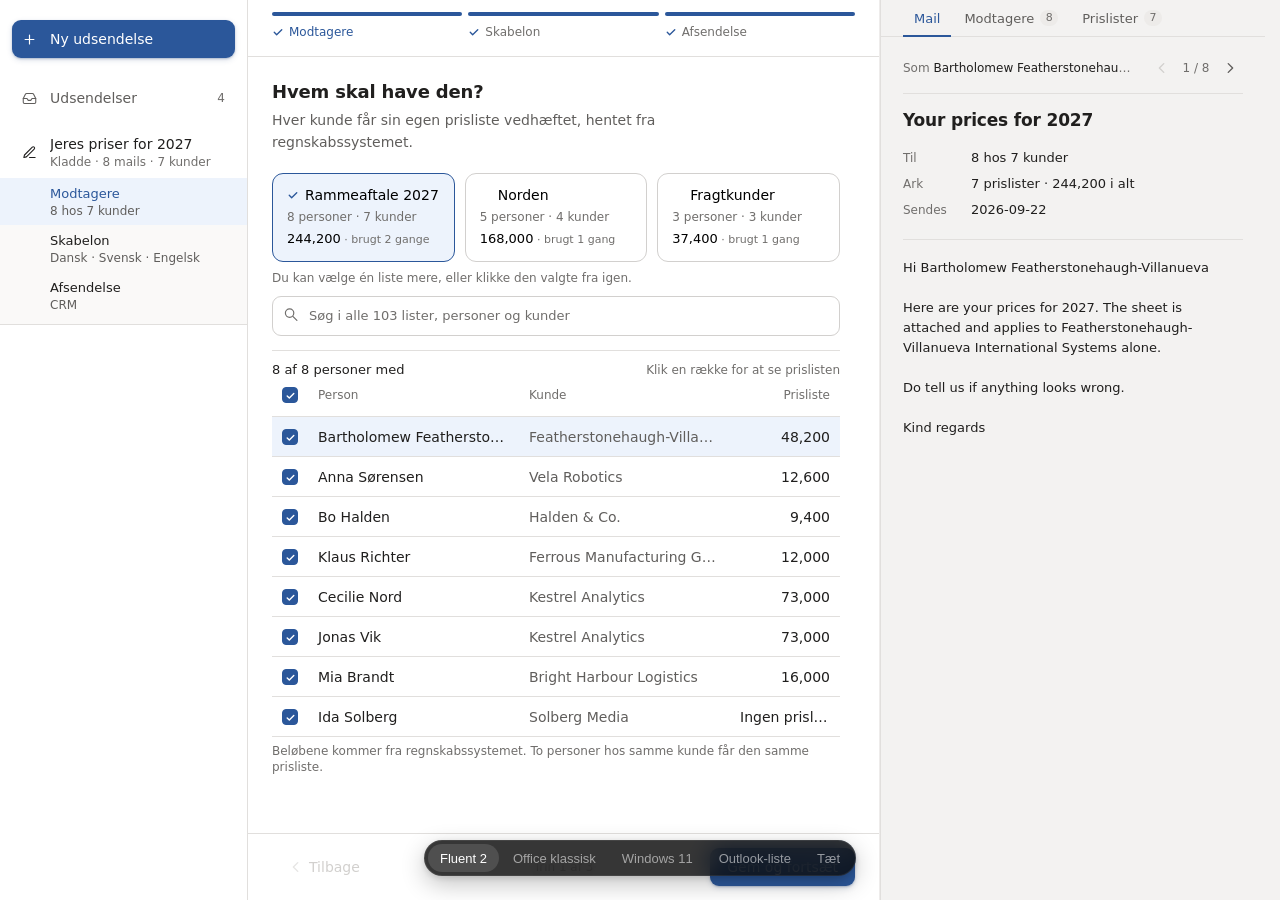
<file: OnboardingChecklist/wwwroot/proto/afkrydsning.html>
<!doctype html>
<html lang="da">
<head>
<meta charset="utf-8">
<meta name="viewport" content="width=device-width, initial-scale=1">
<title>Prototype · afkrydsning i Outlook-stil</title>
<!-- PROTOTYPE: afkrydsning — throwaway, imported by nothing. Delete wwwroot/proto/ when decided. -->
<link rel="stylesheet" href="../css/app.css">
<style>
  /* ---------- tabellen, som appens egen ---------- */
  .bx-t { width: 100%; table-layout: fixed; border-collapse: separate; border-spacing: 0; font-size: 14px; }
  .bx-t th { padding: 0 10px 11px; border-bottom: 1px solid var(--line); font-size: 12px; line-height: 20px; font-weight: 500; color: var(--ink-3); text-align: left; }
  .bx-t td { padding: 10px 10px 9px; line-height: 20px; border-bottom: 1px solid var(--line); overflow: hidden; text-overflow: ellipsis; white-space: nowrap; }
  .bx-t .num { text-align: right; font-variant-numeric: tabular-nums; }
  .bx-t th:last-child, .bx-t td:last-child { width: 110px; }
  .bx-box { width: 36px; }
  /* Cellerne klipper som standard (ellipsis på navne), og det klipper også
     kassens klikflade. Kun afkrydsningskolonnen får lov at lade den stå ud. */
  /* z-index, fordi cellen ved siden af males ovenpå og ellers spiser den del
     af klikfladen, der stikker ind under navnet. */
  .bx-t td.bx-box, .bx-t th.bx-box { overflow: visible; position: relative; z-index: 1; }
  .bx-name { font-weight: 500; }
  .bx-co { color: var(--ink-2); }
  .bx-t tbody tr { cursor: pointer; }
  .bx-t tbody tr[data-shown] { background: var(--accent-soft); }
  .bx-t tbody tr:focus-visible { outline: 2px solid var(--accent); outline-offset: -2px; }
  .bx-t tbody tr:not([data-on]) td { color: var(--ink-3); }
  .bx-t tbody tr:not([data-on]) .bx-name { font-weight: 400; }
  @media (hover: hover) and (pointer: fine) {
    .bx-t tbody tr:hover { background: var(--hover); }
    .bx-t tbody tr[data-shown]:hover { background: var(--accent-soft); }
  }
  .bx-head { display: flex; align-items: baseline; justify-content: space-between; gap: 10px; margin: 0 0 8px; padding-top: 11px; border-top: 1px solid var(--line); font-size: 13px; }
  .bx-head-s { font-size: 12px; font-weight: 400; color: var(--ink-3); }

  /* ---------- fælles for de fem kasser ---------- */
  /* En knap med role="checkbox": så følger form, streg og flueben huset, og
     Windows og macOS tegner ikke hver sin. Feltet er 16px at se på og 40px at
     ramme — pseudo-elementet vokser kun lodret, så naboerne ikke overlappes. */
  .bx {
    position: relative;
    display: grid; place-items: center;
    padding: 0;
    background: var(--surface);
    color: transparent;
    cursor: pointer;
    touch-action: manipulation;
    transition: background-color 120ms ease, border-color 120ms ease, color 120ms ease, box-shadow 120ms ease;
  }
  /* 40x40 at ramme om en 16px kasse. Lodret 11, så to rækkers flader mødes
     uden at overlappe: der er 24px mellem kasserne. */
  .bx::after { content: ""; position: absolute; left: -12px; right: -12px; top: -11px; bottom: -11px; }
  /* Tæt har 19px mellem kasserne og kan kun nå 31px i højden uden at æde
     naboens. Det er variantens pris, ikke en fejl. */
  .bx-taet::after { top: -9px; bottom: -9px; }
  .bx svg { display: block; }
  .bx:focus-visible { outline: 2px solid var(--accent); outline-offset: 2px; }

  /* 1 · Fluent 2 — Microsofts nuværende: 16px, 4px hjørner, fyldt accent. */
  .bx-fluent { width: 16px; height: 16px; border: 1px solid var(--ink-3); border-radius: 4px; }
  .bx-fluent[aria-checked="true"], .bx-fluent[aria-checked="mixed"] { background: var(--accent); border-color: var(--accent); color: #fff; }
  @media (hover: hover) and (pointer: fine) {
    .bx-fluent:hover { border-color: var(--ink-1); }
    .bx-fluent[aria-checked="true"]:hover, .bx-fluent[aria-checked="mixed"]:hover { background: var(--accent-2); border-color: var(--accent-2); }
  }

  /* 2 · Office klassisk — firkantet, hvid, og fluebenet er blåt i stedet for
     en fyldt flade. Sådan tegner Excels filtermenu og de gamle Office-dialoger
     den, og det er den letteste af dem alle. */
  .bx-klassisk { width: 16px; height: 16px; border: 1px solid var(--ink-3); border-radius: 0; }
  .bx-klassisk[aria-checked="true"], .bx-klassisk[aria-checked="mixed"] { color: var(--accent); border-color: var(--accent); }
  @media (hover: hover) and (pointer: fine) {
    .bx-klassisk:hover { border-color: var(--ink-1); background: var(--accent-soft); }
  }

  /* 3 · Windows 11 — 18px, 4px hjørner, fyldt; tom kasse får en grå flade ved
     hover, og hele kassen trykker ved klik. */
  .bx-win11 { width: 18px; height: 18px; border: 1px solid var(--line-2); border-radius: 4px; }
  .bx-win11[aria-checked="true"], .bx-win11[aria-checked="mixed"] { background: var(--accent); border-color: var(--accent); color: #fff; }
  .bx-win11:active { transform: scale(0.94); }
  @media (hover: hover) and (pointer: fine) {
    .bx-win11[aria-checked="false"]:hover { background: var(--sunk); border-color: var(--ink-3); }
    .bx-win11[aria-checked="true"]:hover { background: var(--accent-2); border-color: var(--accent-2); }
  }
  @media (prefers-reduced-motion: reduce) { .bx-win11:active { transform: none; } }

  /* 4 · Outlook-liste — som når man markerer beskeder i indbakken: cirklen er
     der kun, når man er ved rækken, og den fyldes, når personen er med. */
  /* 20px cirkel med kun 20px mellem rækkerne: fladen må være 38 høj, ikke 42,
     ellers æder to rækkers flader hinanden. */
  .bx-liste::after { top: -9px; bottom: -9px; }
  .bx-liste { width: 20px; height: 20px; border: 1px solid var(--ink-3); border-radius: 50%; opacity: 0; }
  .bx-liste[aria-checked="true"], .bx-liste[aria-checked="mixed"] { opacity: 1; background: var(--accent); border-color: var(--accent); color: #fff; }
  tr:hover .bx-liste, .bx-liste:focus-visible, th .bx-liste { opacity: 1; }
  @media (hover: none) { .bx-liste { opacity: 1; } }

  /* 5 · Tæt — Excels tæthed: 13px kasse og 32px rækker, så otte personer fylder
     som otte linjer i et ark. */
  .bx-taet-rows .bx-t td { padding: 6px 10px 5px; }
  .bx-taet { width: 13px; height: 13px; border: 1px solid var(--ink-3); border-radius: 2px; }
  .bx-taet svg { width: 9px; height: 9px; }
  .bx-taet[aria-checked="true"], .bx-taet[aria-checked="mixed"] { background: var(--accent); border-color: var(--accent); color: #fff; }
  @media (hover: hover) and (pointer: fine) { .bx-taet:hover { border-color: var(--ink-1); } }

.proto-picker {
  position: fixed;
  bottom: 24px;
  left: 50%;
  transform: translateX(-50%);
  z-index: 2147483647;
  display: flex;
  align-items: center;
  gap: 2px;
  padding: 4px;
  border-radius: 999px;
  background: rgba(10, 10, 10, 0.82);
  -webkit-backdrop-filter: blur(12px) saturate(1.4);
  backdrop-filter: blur(12px) saturate(1.4);
  box-shadow:
    0 0 0 1px rgba(255, 255, 255, 0.08) inset,
    0 8px 24px rgba(0, 0, 0, 0.24),
    0 2px 6px rgba(0, 0, 0, 0.12);
  font-family: -apple-system, BlinkMacSystemFont, "Segoe UI", sans-serif;
  font-size: 13px;
  line-height: 1;
  -webkit-font-smoothing: antialiased;
  user-select: none;
  -webkit-user-select: none;
}

.proto-picker-highlight {
  position: absolute;
  top: 4px;
  left: 0;
  height: 28px;
  border-radius: 999px;
  background: rgba(255, 255, 255, 0.12);
  will-change: transform;
}

/* The slide is enabled only after first paint (data-ready), so load doesn't animate. */
.proto-picker[data-ready] .proto-picker-highlight {
  transition:
    transform 250ms cubic-bezier(0.23, 1, 0.32, 1),
    width 250ms cubic-bezier(0.23, 1, 0.32, 1);
}

@media (prefers-reduced-motion: reduce) {
  .proto-picker[data-ready] .proto-picker-highlight { transition: none; }
}

.proto-picker-item {
  position: relative; /* sits above the highlight */
  display: flex;
  align-items: center;
  height: 28px;
  padding: 0 12px;
  border: 0;
  border-radius: 999px;
  background: transparent;
  color: rgba(255, 255, 255, 0.55);
  font: inherit;
  cursor: pointer;
  transition: color 150ms ease-out;
}

.proto-picker-item:hover {
  color: rgba(255, 255, 255, 0.85);
}

.proto-picker-item:active {
  transform: scale(0.97);
}

.proto-picker-item:focus-visible {
  outline: 2px solid rgba(255, 255, 255, 0.4);
  outline-offset: 2px;
}

.proto-picker-item[data-active] {
  color: #fff;
}

.proto-picker-divider {
  width: 1px;
  height: 16px;
  margin: 0 4px;
  background: rgba(255, 255, 255, 0.12);
}

.proto-picker-replay {
  padding: 0 10px;
  font-size: 14px;
}

.proto-picker[data-position="top"] {
  bottom: auto;
  top: 24px;
}

</style>
</head>
<body>

<div id="pv-app"></div>

<nav class="proto-picker" aria-label="Prototype variants">
  <span class="proto-picker-highlight" aria-hidden="true"></span>
  <button class="proto-picker-item" data-active aria-current="true">Fluent 2</button>
  <button class="proto-picker-item">Office klassisk</button>
  <button class="proto-picker-item">Windows 11</button>
  <button class="proto-picker-item">Outlook-liste</button>
  <button class="proto-picker-item">Tæt</button>
</nav>

<script>
const F = {"app": "<div class=\"app\"><nav class=\"side\" aria-label=\"Sections\"><div class=\"side-new\"><button type=\"button\" class=\"btn btn-primary\" id=\"side-new\"><svg width=\"15\" height=\"15\" viewBox=\"0 0 24 24\" fill=\"none\" stroke=\"currentColor\" stroke-width=\"1.9\" stroke-linecap=\"round\" aria-hidden=\"true\"><path d=\"M12 5v14M5 12h14\"><\/path><\/svg> Ny udsendelse\n            <\/button><\/div>\n\n        <div class=\"side-nav\"><button type=\"button\" class=\"side-nav-item\"><svg width=\"15\" height=\"15\" viewBox=\"0 0 24 24\" fill=\"none\" stroke=\"currentColor\" stroke-width=\"1.7\" stroke-linecap=\"round\" stroke-linejoin=\"round\" aria-hidden=\"true\"><path d=\"M22 12h-6l-2 3h-4l-2-3H2\"><\/path><path d=\"M5.45 5.11 2 12v6a2 2 0 0 0 2 2h16a2 2 0 0 0 2-2v-6l-3.45-6.89A2 2 0 0 0 16.76 4H7.24a2 2 0 0 0-1.79 1.11z\"><\/path><\/svg>\n                <span>Udsendelser<\/span>\n                <span class=\"side-nav-count\">4<\/span><\/button><div class=\"side-draft\"><button type=\"button\" class=\"side-draft-head\" data-active=\"\" aria-current=\"page\"><svg width=\"15\" height=\"15\" viewBox=\"0 0 24 24\" fill=\"none\" stroke=\"currentColor\" stroke-width=\"1.7\" stroke-linecap=\"round\" stroke-linejoin=\"round\" aria-hidden=\"true\"><path d=\"M12 20h9\"><\/path><path d=\"M16.5 3.5a2.12 2.12 0 0 1 3 3L7 19l-4 1 1-4z\"><\/path><\/svg>\n                        <span class=\"side-draft-txt\"><span class=\"side-draft-t\" title=\"Jeres priser for 2027\">Jeres priser for 2027<\/span><span class=\"side-draft-s\">Kladde · 8 mails · 7 kunder<\/span><\/span><\/button>\n\n                    <div class=\"side-steps\" role=\"group\" aria-label=\"Trin i udsendelsen\"><button type=\"button\" class=\"side-step\" data-task=\"recipients\" data-active=\"\" aria-current=\"step\"><span class=\"side-step-txt\"><span class=\"side-step-t\"><span class=\"side-step-label\">Modtagere<\/span><span class=\"sr-only\">, udfyldt<\/span><\/span>\n                <span class=\"side-step-s\" title=\"8 hos 7 kunder\">8 hos 7 kunder<\/span><\/span><\/button><button type=\"button\" class=\"side-step\" data-task=\"template\"><span class=\"side-step-txt\"><span class=\"side-step-t\"><span class=\"side-step-label\">Skabelon<\/span><span class=\"sr-only\">, udfyldt<\/span><\/span>\n                <span class=\"side-step-s\" title=\"Dansk · Svensk · Engelsk\">Dansk · Svensk · Engelsk<\/span><\/span><\/button><button type=\"button\" class=\"side-step\" data-task=\"send\"><span class=\"side-step-txt\"><span class=\"side-step-t\"><span class=\"side-step-label\">Afsendelse<\/span><span class=\"sr-only\">, udfyldt<\/span><\/span>\n                <span class=\"side-step-s\" title=\"CRM\">CRM<\/span><\/span><\/button><\/div><\/div><\/div><\/nav>\n\n    <main class=\"main\"><div class=\"split-page\"><h1 class=\"sr-only\">Kladde<\/h1>\n\n    <div class=\"split\" _bl_6=\"\"><div class=\"split-list split-form\"><nav class=\"steps-bar\" aria-label=\"Trin i udsendelsen\"><button type=\"button\" class=\"steps-bar-b\" data-done=\"\" aria-current=\"step\"><span class=\"steps-bar-bar\" aria-hidden=\"true\"><\/span>\n                        <span class=\"steps-bar-l\"><svg width=\"12\" height=\"12\" viewBox=\"0 0 16 16\" aria-hidden=\"true\"><path d=\"M3 8.4l3.2 3.2L13 5\" fill=\"none\" stroke=\"currentColor\" stroke-width=\"1.8\" stroke-linecap=\"round\" stroke-linejoin=\"round\"><\/path><\/svg>Modtagere<span class=\"sr-only\">, udfyldt<\/span><\/span><\/button><button type=\"button\" class=\"steps-bar-b\" data-done=\"\"><span class=\"steps-bar-bar\" aria-hidden=\"true\"><\/span>\n                        <span class=\"steps-bar-l\"><svg width=\"12\" height=\"12\" viewBox=\"0 0 16 16\" aria-hidden=\"true\"><path d=\"M3 8.4l3.2 3.2L13 5\" fill=\"none\" stroke=\"currentColor\" stroke-width=\"1.8\" stroke-linecap=\"round\" stroke-linejoin=\"round\"><\/path><\/svg>Skabelon<span class=\"sr-only\">, udfyldt<\/span><\/span><\/button><button type=\"button\" class=\"steps-bar-b\" data-done=\"\"><span class=\"steps-bar-bar\" aria-hidden=\"true\"><\/span>\n                        <span class=\"steps-bar-l\"><svg width=\"12\" height=\"12\" viewBox=\"0 0 16 16\" aria-hidden=\"true\"><path d=\"M3 8.4l3.2 3.2L13 5\" fill=\"none\" stroke=\"currentColor\" stroke-width=\"1.8\" stroke-linecap=\"round\" stroke-linejoin=\"round\"><\/path><\/svg>Afsendelse<span class=\"sr-only\">, udfyldt<\/span><\/span><\/button><\/nav>\n\n            <div class=\"v3-scroll\"><section class=\"v3-panel\" aria-labelledby=\"v3-panel-h\"><h2 class=\"v3-panel-h\" id=\"v3-panel-h\">Hvem skal have den?<\/h2>\n                    <p class=\"v3-panel-s\">Hver kunde får sin egen prisliste vedhæftet, hentet fra regnskabssystemet.<\/p>\n                    <div class=\"v3-panel-body\"><div class=\"f-fields\" _bl_8=\"\"><div class=\"grp\"><div class=\"grp-cards\" role=\"group\" aria-label=\"Mest brugte marketinglister\"><button type=\"button\" class=\"grp-card\" id=\"grp-card-0\" aria-pressed=\"true\"><span class=\"grp-card-n\"><span class=\"grp-card-tick\" aria-hidden=\"true\"><svg width=\"12\" height=\"12\" viewBox=\"0 0 16 16\" aria-hidden=\"true\"><path d=\"M3 8.4l3.2 3.2L13 5\" fill=\"none\" stroke=\"currentColor\" stroke-width=\"1.8\" stroke-linecap=\"round\" stroke-linejoin=\"round\"><\/path><\/svg><\/span>\n                            <span class=\"grp-card-name\">Rammeaftale 2027<\/span><\/span>\n                        <span class=\"grp-card-s\">8 personer · 7 kunder<\/span>\n                        <span class=\"grp-card-sum num\">244,200<span class=\"grp-card-u\"> · brugt 2 gange<\/span><\/span><\/button><button type=\"button\" class=\"grp-card\" id=\"grp-card-1\" aria-pressed=\"false\"><span class=\"grp-card-n\"><span class=\"grp-card-tick\" aria-hidden=\"true\"><\/span>\n                            <span class=\"grp-card-name\">Norden<\/span><\/span>\n                        <span class=\"grp-card-s\">5 personer · 4 kunder<\/span>\n                        <span class=\"grp-card-sum num\">168,000<span class=\"grp-card-u\"> · brugt 1 gang<\/span><\/span><\/button><button type=\"button\" class=\"grp-card\" id=\"grp-card-2\" aria-pressed=\"false\"><span class=\"grp-card-n\"><span class=\"grp-card-tick\" aria-hidden=\"true\"><\/span>\n                            <span class=\"grp-card-name\">Fragtkunder<\/span><\/span>\n                        <span class=\"grp-card-s\">3 personer · 3 kunder<\/span>\n                        <span class=\"grp-card-sum num\">37,400<span class=\"grp-card-u\"> · brugt 1 gang<\/span><\/span><\/button><\/div>\n\n            <p class=\"grp-rule\">Du kan vælge én liste mere, eller klikke den valgte fra igen.<\/p>\n\n            <div class=\"grp-find\"><span class=\"grp-find-ico\" aria-hidden=\"true\"><svg width=\"14\" height=\"14\" viewBox=\"0 0 14 14\" fill=\"none\" stroke=\"currentColor\" stroke-width=\"1.2\" stroke-linecap=\"round\" aria-hidden=\"true\"><circle cx=\"5.6\" cy=\"5.6\" r=\"4.2\"><\/circle><path d=\"M9.1 9.1 12.9 12.9\"><\/path><\/svg><\/span>\n                <input class=\"grp-find-input\" id=\"grp-find\" type=\"search\" placeholder=\"Søg i alle 103 lister, personer og kunder\" aria-label=\"Søg i alle 103 marketinglister\" role=\"combobox\" aria-expanded=\"false\" aria-controls=\"grp-list\" aria-autocomplete=\"list\" autocomplete=\"off\" spellcheck=\"false\" data-1p-ignore=\"\" data-lpignore=\"true\"><\/div><\/div><p class=\"pick-count\"><span>8 af 8 personer med<\/span>\n            <span class=\"pick-count-s\">Klik en række for at se prislisten<\/span><\/p><table class=\"pick-t\"><thead><tr><th scope=\"col\" class=\"pick-t-box\"><input type=\"checkbox\" aria-label=\"Vælg alle\"><\/th>\n                    <th scope=\"col\">Person<\/th>\n                    <th scope=\"col\">Kunde<\/th><th scope=\"col\" class=\"num\">Prisliste<\/th><\/tr><\/thead>\n            <tbody><tr data-on=\"\" tabindex=\"0\"><td class=\"pick-t-box\"><input type=\"checkbox\" aria-label=\"Med i udsendelsen: Bartholomew Featherstonehaugh-Villanueva\"><\/td>\n                        <td class=\"pick-t-name\" title=\"Bartholomew Featherstonehaugh-Villanueva\">Bartholomew Featherstonehaugh-Villanueva<\/td>\n                        <td class=\"pick-t-co\" title=\"Featherstonehaugh-Villanueva International Systems\">Featherstonehaugh-Villanueva International Systems<\/td><td class=\"num\">48,200<\/td><\/tr><tr data-on=\"\" tabindex=\"0\"><td class=\"pick-t-box\"><input type=\"checkbox\" aria-label=\"Med i udsendelsen: Anna Sørensen\"><\/td>\n                        <td class=\"pick-t-name\" title=\"Anna Sørensen\">Anna Sørensen<\/td>\n                        <td class=\"pick-t-co\" title=\"Vela Robotics\">Vela Robotics<\/td><td class=\"num\">12,600<\/td><\/tr><tr data-on=\"\" tabindex=\"0\"><td class=\"pick-t-box\"><input type=\"checkbox\" aria-label=\"Med i udsendelsen: Bo Halden\"><\/td>\n                        <td class=\"pick-t-name\" title=\"Bo Halden\">Bo Halden<\/td>\n                        <td class=\"pick-t-co\" title=\"Halden &amp; Co.\">Halden &amp; Co.<\/td><td class=\"num\">9,400<\/td><\/tr><tr data-on=\"\" tabindex=\"0\"><td class=\"pick-t-box\"><input type=\"checkbox\" aria-label=\"Med i udsendelsen: Klaus Richter\"><\/td>\n                        <td class=\"pick-t-name\" title=\"Klaus Richter\">Klaus Richter<\/td>\n                        <td class=\"pick-t-co\" title=\"Ferrous Manufacturing Group\">Ferrous Manufacturing Group<\/td><td class=\"num\">12,000<\/td><\/tr><tr data-on=\"\" tabindex=\"0\"><td class=\"pick-t-box\"><input type=\"checkbox\" aria-label=\"Med i udsendelsen: Cecilie Nord\"><\/td>\n                        <td class=\"pick-t-name\" title=\"Cecilie Nord\">Cecilie Nord<\/td>\n                        <td class=\"pick-t-co\" title=\"Kestrel Analytics\">Kestrel Analytics<\/td><td class=\"num\">73,000<\/td><\/tr><tr data-on=\"\" tabindex=\"0\"><td class=\"pick-t-box\"><input type=\"checkbox\" aria-label=\"Med i udsendelsen: Jonas Vik\"><\/td>\n                        <td class=\"pick-t-name\" title=\"Jonas Vik\">Jonas Vik<\/td>\n                        <td class=\"pick-t-co\" title=\"Kestrel Analytics\">Kestrel Analytics<\/td><td class=\"num\">73,000<\/td><\/tr><tr data-on=\"\" tabindex=\"0\"><td class=\"pick-t-box\"><input type=\"checkbox\" aria-label=\"Med i udsendelsen: Mia Brandt\"><\/td>\n                        <td class=\"pick-t-name\" title=\"Mia Brandt\">Mia Brandt<\/td>\n                        <td class=\"pick-t-co\" title=\"Bright Harbour Logistics\">Bright Harbour Logistics<\/td><td class=\"num\">16,000<\/td><\/tr><tr data-on=\"\" tabindex=\"0\"><td class=\"pick-t-box\"><input type=\"checkbox\" aria-label=\"Med i udsendelsen: Ida Solberg\"><\/td>\n                        <td class=\"pick-t-name\" title=\"Ida Solberg\">Ida Solberg<\/td>\n                        <td class=\"pick-t-co\" title=\"Solberg Media\">Solberg Media<\/td><td class=\"num\"><span class=\"pick-none\">Ingen prisliste<\/span><\/td><\/tr><\/tbody><\/table><p class=\"f-help\">\n            Beløbene kommer fra regnskabssystemet. To personer hos samme kunde får den samme prisliste.\n        <\/p><\/div><\/div><\/section><\/div>\n\n            <div class=\"v3-panel-f\"><button type=\"button\" class=\"btn btn-ghost\" data-act=\"back\" disabled=\"\"><svg width=\"14\" height=\"14\" viewBox=\"0 0 16 16\" aria-hidden=\"true\"><path d=\"M10 3 5 8l5 5\" fill=\"none\" stroke=\"currentColor\" stroke-width=\"1.6\" stroke-linecap=\"round\" stroke-linejoin=\"round\"><\/path><\/svg> Tilbage<\/button>\n\n                <span class=\"v3-step-pos\">Trin 1 af 3<\/span>\n\n                <div class=\"v3-panel-f-end\"><button type=\"button\" class=\"btn btn-primary\" data-act=\"save\">Gem og fortsæt<\/button><\/div><\/div><\/div>\n\n        <div class=\"splitter\" role=\"separator\" aria-orientation=\"vertical\" tabindex=\"0\" aria-label=\"Juster forhåndsvisningen\" aria-valuemin=\"280\" aria-valuenow=\"400\" _bl_7=\"\"><\/div>\n\n        <aside class=\"split-detail\" aria-label=\"Sådan bliver mailen\"><div class=\"d\"><div class=\"d-bar\"><div class=\"d-tabs\" role=\"tablist\" aria-label=\"Mail, modtagere og prislister\" _bl_9=\"\" data-watched=\"1\" style=\"--tab-x: 0px; --tab-w: 48;\"><button type=\"button\" class=\"d-tab\" role=\"tab\" id=\"d-tab-mail\" aria-selected=\"true\" aria-controls=\"d-panel-mail\" tabindex=\"0\">Mail<\/button>\n        <button type=\"button\" class=\"d-tab\" role=\"tab\" id=\"d-tab-rcp\" aria-selected=\"false\" aria-controls=\"d-panel-rcp\" tabindex=\"-1\">\n            Modtagere\n<span class=\"d-tab-n\">8<\/span><\/button>\n            <button type=\"button\" class=\"d-tab\" role=\"tab\" id=\"d-tab-file\" aria-selected=\"false\" aria-controls=\"d-panel-file\" tabindex=\"-1\">\n                Prislister\n<span class=\"d-tab-n\">7<\/span><\/button><\/div><\/div><div class=\"d-panel\" role=\"tabpanel\" id=\"d-panel-mail\" aria-labelledby=\"d-tab-mail\"><div class=\"d-as\"><span class=\"d-as-t\">\n                        Som <b>Bartholomew Featherstonehaugh-Villanueva<\/b> får den · engelsk<\/span><span class=\"sheet-nav\"><button type=\"button\" class=\"sheet-step\" aria-label=\"Forrige modtager\" disabled=\"\"><svg width=\"14\" height=\"14\" viewBox=\"0 0 16 16\" aria-hidden=\"true\"><path d=\"M10 3 5 8l5 5\" fill=\"none\" stroke=\"currentColor\" stroke-width=\"1.6\" stroke-linecap=\"round\" stroke-linejoin=\"round\"><\/path><\/svg><\/button>\n                            <span class=\"sheet-count\">1 / 8<\/span>\n                            <button type=\"button\" class=\"sheet-step sheet-next\" aria-label=\"Næste modtager\"><svg width=\"14\" height=\"14\" viewBox=\"0 0 16 16\" aria-hidden=\"true\"><path d=\"M10 3 5 8l5 5\" fill=\"none\" stroke=\"currentColor\" stroke-width=\"1.6\" stroke-linecap=\"round\" stroke-linejoin=\"round\"><\/path><\/svg><\/button><\/span><\/div><h2 class=\"d-subject\">Your prices for 2027<\/h2>\n\n            <dl class=\"d-meta\"><div><dt>Til<\/dt>\n                    <dd>8 hos 7 kunder<\/dd><\/div>\n                <div><dt>Ark<\/dt>\n                    <dd>7 prislister · 244,200 i alt<\/dd><\/div>\n                <div><dt>Sendes<\/dt>\n                    <dd class=\"num\">2026-09-22<\/dd><\/div><\/dl>\n\n            <div class=\"d-body\">Hi Bartholomew Featherstonehaugh-Villanueva\n\nHere are your prices for 2027. The sheet is attached and applies to Featherstonehaugh-Villanueva International Systems alone.\n\nDo tell us if anything looks wrong.\n\nKind regards<\/div><\/div><\/div><\/aside><\/div><\/div><\/main><\/div>"};

// Fluebenet er Fluents: to streger, runde ender, 2 i en 16-boks. Stregen
// følger knappens color, så den er hvid på fyldt og blå på hvid.
const TICK = '<svg width="11" height="11" viewBox="0 0 16 16" aria-hidden="true"><path d="M3.2 8.6l3.1 3.1L12.8 5" fill="none" stroke="currentColor" stroke-width="2" stroke-linecap="round" stroke-linejoin="round"/></svg>';
// Halv tilstand: en streg, som Outlook viser, når kun nogle er valgt.
const DASH = '<svg width="11" height="11" viewBox="0 0 16 16" aria-hidden="true"><path d="M4 8h8" fill="none" stroke="currentColor" stroke-width="2" stroke-linecap="round"/></svg>';

const SHAPES = ['fluent', 'klassisk', 'win11', 'liste', 'taet'];

const esc = s => s.replace(/&/g, '&amp;').replace(/</g, '&lt;').replace(/"/g, '&quot;');

let people = [];
function reset() {
  const doc = new DOMParser().parseFromString(F.app, 'text/html');
  people = [...doc.querySelectorAll('.pick-t tbody tr')].map((tr, i) => ({
    id: i,
    name: tr.querySelector('.pick-t-name').textContent.trim(),
    company: tr.querySelector('.pick-t-co').textContent.trim(),
    sum: tr.querySelector('.num').textContent.trim(),
    on: true,
    shown: i === 0,
  }));
}
const on = () => people.filter(p => p.on);

// "Vælg alle" har tre tilstande, ikke to: alle, ingen, og nogle.
const allState = () => on().length === people.length ? 'true' : on().length === 0 ? 'false' : 'mixed';

const box = (shape, state, extra, label) => `<button type="button" class="bx bx-${shape}" role="checkbox"
    aria-checked="${state}" ${extra} aria-label="${esc(label)}">${state === 'mixed' ? DASH : TICK}</button>`;

const variants = SHAPES.map(shape => ({
  cls: shape === 'taet' ? 'bx-taet-rows' : '',
  body: () => `<p class="bx-head"><span>${on().length} af ${people.length} personer med</span>
      <span class="bx-head-s">Klik en række for at se prislisten</span></p>
    <table class="bx-t"><thead><tr>
      <th class="bx-box">${box(shape, allState(), 'data-all', 'Vælg alle')}</th>
      <th>Person</th><th>Kunde</th><th class="num">Prisliste</th>
    </tr></thead><tbody>
    ${people.map(p => `<tr data-row="${p.id}" tabindex="0"${p.on ? ' data-on=""' : ''}${p.shown ? ' data-shown=""' : ''}>
      <td class="bx-box">${box(shape, String(p.on), `data-box="${p.id}"`, 'Med i udsendelsen: ' + p.name)}</td>
      <td class="bx-name" title="${esc(p.name)}">${esc(p.name)}</td>
      <td class="bx-co" title="${esc(p.company)}">${esc(p.company)}</td>
      <td class="num">${p.sum}</td>
    </tr>`).join('')}
    </tbody></table>`,
}));
const behaviours = variants;

const app = document.getElementById('pv-app');

function render() {
  app.innerHTML = F.app;
  app.className = variants[current].cls;
  const fields = app.querySelector('.f-fields');
  [...fields.querySelectorAll('.pick-count, .pick-t, .f-help')].forEach(el => el.remove());
  fields.insertAdjacentHTML('beforeend', variants[current].body()
    + '<p class="f-help">Beløbene kommer fra regnskabssystemet. To personer hos samme kunde får den samme prisliste.</p>');
}

app.addEventListener('click', e => {
  const t = e.target.closest('[data-box], [data-all], [data-row]');
  if (!t) return;
  if (t.hasAttribute('data-all')) {
    const allOn = on().length === people.length;
    people.forEach(p => { p.on = !allOn; });
    render();
    return app.querySelector('[data-all]')?.focus({ preventScroll: true });
  }
  if (t.dataset.box !== undefined) {
    const p = people.find(x => x.id === +t.dataset.box);
    p.on = !p.on;
    render();
    return app.querySelector(`[data-box="${p.id}"]`)?.focus({ preventScroll: true });
  }
  // Klik på rækken viser prislisten — det er rækkens egen betydning i appen.
  people.forEach(p => { p.shown = p.id === +t.dataset.row; });
  render();
  app.querySelector(`tr[data-row="${t.dataset.row}"]`)?.focus({ preventScroll: true });
});

app.addEventListener('keydown', e => {
  // Kun når rækken selv har fokus: står fokus på kassen, er tasten kassens.
  if (!e.target.matches?.('tr[data-row]') || (e.key !== 'Enter' && e.key !== ' ')) return;
  e.preventDefault();
  e.target.click();
});

// Harness: varianterne tegner gennem render().
const picker = document.querySelector('.proto-picker');
const highlight = picker.querySelector('.proto-picker-highlight');
const items = [...picker.querySelectorAll('.proto-picker-item:not(.proto-picker-replay)')];
const replay = picker.querySelector('.proto-picker-replay');
let current = 0;

function moveHighlight() {
  const el = items[current];
  highlight.style.width = el.offsetWidth + 'px';
  highlight.style.transform = `translateX(${el.offsetLeft}px)`;
}

function mount() {
  reset();
  render();
}

function setActive(i) {
  if (i < 0 || i >= variants.length) return;
  current = i;
  items.forEach((el, j) => {
    el.toggleAttribute('data-active', j === i);
    if (j === i) el.setAttribute('aria-current', 'true');
    else el.removeAttribute('aria-current');
  });
  moveHighlight();
  const url = new URL(location);
  url.searchParams.set('v', i + 1);
  history.replaceState(null, '', url);
  mount();
}

items.forEach((el, i) => el.addEventListener('click', () => setActive(i)));
replay?.addEventListener('click', () => mount());
window.addEventListener('resize', moveHighlight);

document.addEventListener('keydown', (e) => {
  if (/^(INPUT|TEXTAREA|SELECT)$/.test(e.target.tagName) || e.target.isContentEditable) return;
  if (e.metaKey || e.ctrlKey || e.altKey) return;
  const num = parseInt(e.key, 10);
  if (num >= 1 && num <= variants.length) setActive(num - 1);
  else if (e.key === 'ArrowRight') setActive((current + 1) % variants.length);
  else if (e.key === 'ArrowLeft') setActive((current - 1 + variants.length) % variants.length);
  else if (e.key === 'r' || e.key === 'R') mount();
});

setActive((parseInt(new URLSearchParams(location.search).get('v'), 10) || 1) - 1);
// Enable the slide only after first paint, so load doesn't animate.
requestAnimationFrame(() => requestAnimationFrame(() => picker.setAttribute('data-ready', '')));

</script>
</body>
</html>
</file>
<file: OnboardingChecklist/wwwroot/css/app.css>
/* ============================================================
   MATERIALS — restrained default (no project to borrow from)
   ============================================================ */
:root {
  /* Segoe UI Variable first, and not for the name: classic Segoe UI has no
     500 weight at all — Light 300, Semilight 350, Regular 400, Semibold 600,
     Bold 700 — so the 25 rules in here asking for 500 were quietly rendering
     as 400 on Windows, and every label that should have read as medium read
     as body. The variable face has a real 500, and it is drawn with optical
     sizes, which is what makes small UI text crisp rather than merely small.
     Windows 10 falls back to Segoe UI, everything else to its own system face. */
  --font: "Segoe UI Variable Text", "Segoe UI", system-ui, -apple-system,
          BlinkMacSystemFont, Roboto, "Helvetica Neue", Arial, sans-serif;

  /* The neutrals are warm — one hue, 68°, from the near-black to the page.
     Office's own greys carry that bias, and it is most of why a Windows tool
     looks like a Windows tool next to a web one; the cool greys we had (286°,
     blue-violet) read as "web app" beside Outlook and Excel.

     Written in oklch because L is then readable: the steps below descend
     evenly, and a contrast repair is one number. The Office name is in the
     comment so the value can be checked against the source. */
  --ink-1: oklch(0.240 0.002 68);      /* #201F1E  neutralDark      16.5:1 */
  --ink-2: oklch(0.483 0.004 68);      /* #605E5C  neutralSecondary  6.5:1 */
  /* Fluent's neutralTertiary (#A19F9D) is 2.6:1 and fails as text, the same
     trap the old palette fell into. Same hue, L pulled down until it passes
     on all three grounds it lands on: white 5.1:1, --sunk 4.5:1,
     --accent-soft 4.6:1. */
  --ink-3: oklch(0.539 0.004 68);      /* #706E6C                    5.1:1 */

  --line: oklch(0.905 0.003 68);       /* #E1DFDD  neutralQuaternary */
  --line-2: oklch(0.859 0.004 68);     /* #D2D0CE  neutralTertiaryAlt */

  --surface: #ffffff;
  --canvas: oklch(0.983 0.002 68);     /* #FAF9F8  neutralLighterAlt */
  /* A recessed strip: the sheet's furniture, a menu's footer. It used to be
     #fbfbfc — brighter than the canvas it was supposed to sit below. */
  --sunk: oklch(0.962 0.002 68);       /* #F3F2F1  neutralLighter */
  --hover: oklch(0.962 0.002 68);      /* #F3F2F1 */
  /* Pressed, or a header with its menu open — one step below hover. Replaces
     a hardcoded #f0f0f1 that was doing this job in three places. */
  --press: oklch(0.941 0.003 68);      /* #EDEBE9  neutralQuaternaryAlt */

  /* Outlook's own blue, the one on the classic title bar. 259° is true blue;
     the indigo we had sat at 277°, which is why every rule and border kept
     reading as purple. It is also the stronger colour: 7.2:1 on white against
     the indigo's 6.3:1. */
  --accent: oklch(0.461 0.120 259);    /* #2B579A                    7.2:1 */
  --accent-2: oklch(0.380 0.100 259);  /* #1F4177  pressed          10.1:1 */
  /* The selected-row tint, on the accent's own hue. --accent on it: 6.4:1. */
  --accent-soft: oklch(0.962 0.014 258); /* #EDF3FC */

  --danger: oklch(0.475 0.162 24);     /* #A4262C  Office error      7.3:1 */
  --danger-soft: oklch(0.946 0.024 11);  /* #FDE7E9 */
  --ok: oklch(0.510 0.165 143);        /* #107C10  Office green      5.4:1 */
  --ok-soft: oklch(0.950 0.041 143);   /* #DFF6DD */

  --ease: cubic-bezier(0.32, 0.72, 0, 1);

  /* A filled button that should read as raised gets a stacked shadow, not a
     flat field: one tight layer just under it, one wider and softer for the
     ambient light. Both in the accent's own hue — a neutral shadow under a
     saturated fill goes muddy rather than dark. Pressed, it comes down to the
     surface, which is the whole story the three states tell. */
  --lift: 0 1px 2px oklch(0.38 0.10 259 / 0.26), 0 2px 6px -1px oklch(0.38 0.10 259 / 0.22);
  --lift-hover: 0 2px 4px oklch(0.38 0.10 259 / 0.28), 0 6px 14px -3px oklch(0.38 0.10 259 / 0.28);
  --lift-down: 0 1px 1px oklch(0.38 0.10 259 / 0.24);

  /* Both pages cap their content here, so switching pages doesn't shift it. */
  --page-w: 940px;

  /* Menus and popovers: square, as Mark wants them. Outlook's flyout
     measures about 4px in his screenshot, and at 4 ours still read as
     rounded to him. Everything inside derives from it (radius minus
     padding), so it is all square. */
  --radius-menu: 0;
  --shadow-menu:
    0 0 0 1px rgb(0 0 0 / 0.08),
    0 2px 4px rgb(0 0 0 / 0.06),
    0 10px 24px -6px rgb(0 0 0 / 0.14);
}

* { box-sizing: border-box; }

html, body { margin: 0; padding: 0; }

body {
  font-family: var(--font);
  color: var(--ink-1);
  background: var(--canvas);
  /* macOS only, where it thins the strokes. Windows ignores both and keeps
     its own subpixel rendering, which is why nothing here may sit on a
     half pixel: the whole type scale below pairs a whole-pixel size with a
     whole-pixel line-height, or the baselines land between the pixels and
     the text goes soft. */
  -webkit-font-smoothing: antialiased;
  -moz-osx-font-smoothing: grayscale;
}

#stage { min-height: 100vh; }

/* Boot — on screen while blazor.webassembly.js fetches the runtime. Blazor writes
   --blazor-load-percentage on <html> as each asset lands, so the bar is determinate. */
.boot {
  min-height: 100vh;
  display: grid;
  place-items: center;
}

.boot-bar {
  width: 160px;
  height: 2px;
  border-radius: 999px;
  background: var(--line);
  overflow: hidden;
}

.boot-fill {
  display: block;
  height: 100%;
  width: var(--blazor-load-percentage, 0%);
  background: var(--accent);
  transition: width 150ms var(--ease);
}

/* Blazor flips this to display:block only on an unhandled exception. Until then
   it must not exist in the flow — unstyled it sat below the fold as raw text. */
#blazor-error-ui {
  display: none;
  position: fixed;
  left: 0;
  right: 0;
  bottom: 0;
  z-index: 2147483646; /* under the picker */
  padding: 12px 20px;
  background: var(--danger-soft);
  border-top: 1px solid #fecaca;
  color: var(--danger);
  font-size: 13px;
  line-height: 18px;
}

#blazor-error-ui a {
  color: inherit;
  margin-left: 12px;
}

#blazor-error-ui .dismiss {
  float: right;
  cursor: pointer;
}

.sr-only {
  position: absolute;
  width: 1px; height: 1px;
  padding: 0; margin: -1px;
  overflow: hidden;
  clip: rect(0 0 0 0);
  clip-path: inset(50%);
  white-space: nowrap;
  border: 0;
}

@media (prefers-reduced-motion: reduce) {
  /* Movement goes; opacity and colour stay, so state changes are still legible
     rather than snapping in with no transition at all. */
  *, *::before, *::after {
    animation-duration: 0.01ms !important;
    animation-iteration-count: 1 !important;
    transition-property: opacity, color, background-color, border-color, box-shadow !important;
    transition-duration: 120ms !important;
  }

  /* Purely decorative movement: no substitute needed. */
  .side-step[data-nudge] { animation: none !important; }
}

/* ---------- shared controls (used by Stepper + Checklist) ---------- */

.btn {
  position: relative;
  display: inline-flex;
  align-items: center;
  justify-content: center;
  gap: 6px;
  height: 38px;
  padding: 0 16px;
  border: 1px solid transparent;
  border-radius: 9px;
  font: inherit;
  font-size: 14px;
  font-weight: 500;
  line-height: 1;
  cursor: pointer;
  transition:
    background-color 140ms ease,
    border-color 140ms ease,
    color 140ms ease,
    box-shadow 140ms ease,
    /* A transition, not a keyframe: let go halfway and it returns from where
       it is rather than restarting. */
    transform 150ms ease-out;
}
/* 0.96 exactly. It was 0.985 — 0.57px on a 38px button, which is a press
   nobody can feel. Below 0.95 it reads as exaggerated. */
.btn:active { transform: scale(0.96); }
.btn:focus-visible { outline: 2px solid var(--accent); outline-offset: 2px; }

/* Guarantees the 44px touch floor without inflating the button visually — the
   38px height is right on a desktop toolbar, 38px of hit area is not. */
.btn::after {
  content: "";
  position: absolute;
  left: 0;
  right: 0;
  top: 50%;
  height: 100%;
  min-height: 44px;
  transform: translateY(-50%);
}

.btn-primary { background: var(--accent); color: #fff; box-shadow: var(--lift); }
.btn-primary:hover { background: var(--accent-2); box-shadow: var(--lift-hover); }
.btn-primary:active { box-shadow: var(--lift-down); }

.btn-ghost { background: transparent; color: var(--ink-2); }
.btn-ghost:hover { background: var(--hover); color: var(--ink-1); }

/* The same story in neutral: an edge that lifts a little rather than a line
   drawn round a flat shape. */
.btn-outline {
  background: var(--surface);
  border-color: var(--line-2);
  color: var(--ink-1);
  box-shadow: 0 1px 2px oklch(0.24 0.002 68 / 0.08);
}
.btn-outline:hover { background: var(--surface); border-color: var(--ink-3); box-shadow: 0 2px 5px -1px oklch(0.24 0.002 68 / 0.12); }
.btn-outline:active { box-shadow: none; }

/* Only for the one choice that throws work away, and always named for what it
   throws away. The hover is the same colour mixed darker, not a second red. */
.btn-danger { background: var(--danger); color: #fff; box-shadow: var(--lift); }
.btn-danger:hover { background: color-mix(in oklch, var(--danger) 85%, black); box-shadow: var(--lift-hover); }
.btn-danger:active { box-shadow: var(--lift-down); }

/* not-ready state — muted, but genuinely enabled: activating it walks you to
   the step that's blocking, and its accessible description says what's left */
/* Not ready is not raised: it stays on the surface until it has something to
   do. Otherwise the lift promises a button that is going to work. */
.btn[data-notready] {
  background: var(--press);
  border-color: transparent;
  box-shadow: none;
  color: var(--ink-3);
}
.btn[data-notready]:hover { background: var(--line-2); color: var(--ink-2); }

.f-group + .f-group { margin-top: 16px; }

.f-label {
  display: block;
  font-size: 13px;
  font-weight: 500;
  color: var(--ink-1);
  margin-bottom: 6px;
}
.f-opt { color: var(--ink-3); font-weight: 400; }

.f-input {
  width: 100%;
  min-height: 44px;
  font: inherit;
  font-size: 16px;
  line-height: 22px;
  color: var(--ink-1);
  background: var(--surface);
  border: 1px solid var(--line-2);
  border-radius: 8px;
  padding: 9px 11px;
  transition: border-color 140ms ease, box-shadow 140ms ease;
}
.f-input::placeholder { color: var(--ink-3); }
.f-input:focus {
  outline: none;
  border-color: var(--accent);
  box-shadow: 0 0 0 3px var(--accent-soft);
}
.f-input[aria-invalid="true"] { border-color: var(--danger); }
.f-input[aria-invalid="true"]:focus { box-shadow: 0 0 0 3px var(--danger-soft); }

.f-help { font-size: 12px; line-height: 16px; color: var(--ink-3); margin: 6px 0 0; }
.f-err {
  display: flex;
  align-items: center;
  gap: 5px;
  font-size: 12px;
  line-height: 16px;
  color: var(--danger);
  margin: 6px 0 0;
}
.f-err svg { flex: none; }

.f-row { display: flex; gap: 8px; align-items: flex-start; }
.f-row .f-input { min-width: 0; }
.f-row .btn { flex: none; height: 40px; }

.f-fieldset { border: 0; margin: 0; padding: 0; }

.f-radio {
  display: flex;
  gap: 10px;
  align-items: flex-start;
  padding: 10px 12px;
  border: 1px solid var(--line);
  border-radius: 9px;
  cursor: pointer;
  transition: border-color 120ms ease, background-color 120ms ease;
}
.f-radio + .f-radio { margin-top: 8px; }
.f-radio:hover { background: var(--canvas); }
.f-radio input {
  flex: none;
  width: 16px; height: 16px;
  margin: 1px 0 0;
  accent-color: var(--accent);
}
.f-radio span { font-size: 14px; line-height: 20px; color: var(--ink-1); }
.f-radio:has(input:checked) { border-color: var(--accent); background: var(--accent-soft); }
.f-radio:has(input:focus-visible) { outline: 2px solid var(--accent); outline-offset: 2px; }

.f-chips { display: flex; flex-direction: column; gap: 6px; margin-top: 12px; }
.f-chip {
  display: flex;
  align-items: center;
  gap: 8px;
  min-width: 0;
  padding: 7px 8px 7px 10px;
  border: 1px solid var(--line);
  border-radius: 8px;
  background: var(--sunk);
}
.f-chip-mail {
  flex: 1;
  min-width: 0;
  font-size: 13px;
  color: var(--ink-2);
  overflow: hidden;
  text-overflow: ellipsis;
  white-space: nowrap;
}
.f-chip-x {
  flex: none;
  display: grid;
  place-items: center;
  width: 26px; height: 26px;
  border: 0;
  border-radius: 6px;
  background: transparent;
  color: var(--ink-3);
  cursor: pointer;
  transition: background-color 120ms ease, color 120ms ease;
}
.f-chip-x:hover { background: var(--press); color: var(--ink-1); }
.f-chip-x:focus-visible { outline: 2px solid var(--accent); outline-offset: 1px; }

.f-empty {
  margin-top: 12px;
  padding: 20px 16px;
  border: 1px dashed var(--line-2);
  border-radius: 10px;
  text-align: center;
  font-size: 13px;
  line-height: 20px;
  color: var(--ink-3);
}

.f-switch {
  display: flex;
  gap: 12px;
  align-items: flex-start;
  padding: 13px 0;
  cursor: pointer;
}
.f-switch + .f-switch { border-top: 1px solid var(--line); }
.f-switch input { position: absolute; width: 1px; height: 1px; opacity: 0; margin: 0; }
.f-track {
  position: relative;
  flex: none;
  width: 36px; height: 21px;
  margin-top: 1px;
  border-radius: 999px;
  background: var(--line-2);
  transition: background-color 180ms var(--ease);
}
.f-knob {
  position: absolute;
  top: 2px; left: 2px;
  width: 17px; height: 17px;
  border-radius: 50%;
  background: #fff;
  box-shadow: 0 1px 2px rgba(0, 0, 0, 0.22);
  transition: transform 180ms var(--ease);
}
.f-switch input:checked + .f-track { background: var(--accent); }
.f-switch input:checked + .f-track .f-knob { transform: translateX(15px); }
.f-switch:has(input:focus-visible) .f-track { outline: 2px solid var(--accent); outline-offset: 2px; }
.f-sw-title { display: block; font-size: 14px; font-weight: 500; color: var(--ink-1); }
.f-sw-desc { display: block; font-size: 12px; line-height: 16px; color: var(--ink-3); margin-top: 3px; }

@media (forced-colors: active) {
  .f-input:focus, .t-find-input:focus, .grp-find-input:focus,
  .btn:focus-visible { outline: 2px solid Highlight; }
  .f-track { border: 1px solid CanvasText; }
}

/* Checkmark + recap, shared with the done screen */
.v1-tick {
  width: 44px; height: 44px;
  margin: 0 auto 16px;
  display: grid; place-items: center;
  border-radius: 50%;
  background: var(--accent-soft);
  color: var(--accent);
  animation: pop 340ms var(--ease) backwards;
}
@keyframes pop { from { opacity: 0; transform: scale(0.82); } }
.v1-done h2 { margin: 0; font-size: 20px; font-weight: 600; letter-spacing: -0.012em; }
.v1-done p { margin: 8px 0 0; font-size: 14px; line-height: 22px; color: var(--ink-2); }

.recap {
  margin: 22px 0 0;
  padding: 0;
  list-style: none;
  text-align: left;
  border: 1px solid var(--line);
  border-radius: 10px;
  overflow: hidden;
}
.recap li {
  display: flex;
  gap: 12px;
  align-items: baseline;
  padding: 10px 14px;
  font-size: 13px;
  background: var(--sunk);
}
.recap li + li { border-top: 1px solid var(--line); }
.recap b { flex: none; width: 92px; font-weight: 500; color: var(--ink-3); }
.recap span { min-width: 0; color: var(--ink-1); overflow: hidden; text-overflow: ellipsis; white-space: nowrap; }

/* ============================================================
   VARIANT 3 — CHECKLIST (master–detail)
   ============================================================ */
.v3-h1 { margin: 0; font-size: 26px; font-weight: 600; letter-spacing: -0.02em; }
.v3-lede { margin: 8px 0 0; font-size: 15px; line-height: 22px; color: var(--ink-2); max-width: 56ch; }


@keyframes nudge {
  0%, 100% { transform: translateX(0); }
  22% { transform: translateX(-4px); }
  55% { transform: translateX(3px); }
  80% { transform: translateX(-1px); }
}
.v3-pill {
  flex: none;
  padding: 2px 6px;
  border-radius: 5px;
  background: var(--press);
  font-size: 11px;
  font-weight: 500;
  letter-spacing: 0.02em;
  color: var(--ink-3);
  text-transform: uppercase;
}

.v3-panel {
  background: var(--surface);
  border: 1px solid var(--line);
  border-radius: 14px;
  padding: 28px 28px 22px;
  min-height: 392px;
  display: flex;
  flex-direction: column;
  animation: v3In 220ms var(--ease) backwards;
}
/* backwards, not both: a filled-forwards transform stays applied as an
   identity matrix once the entrance is over, and an element with a transform
   is what `position: fixed` measures itself against — which quietly shrank
   every full-screen backdrop opened inside one of these panels down to the
   panel. Backwards fills only the wait before the animation starts, which is
   all an entrance needs. */
@keyframes v3In { from { opacity: 0; transform: translateY(7px); } }
.v3-panel-h { margin: 0; font-size: 18px; font-weight: 600; letter-spacing: -0.01em; }
.v3-panel-s { margin: 7px 0 20px; font-size: 14px; line-height: 22px; color: var(--ink-2); max-width: 54ch; }
.v3-panel-body { flex: 1; }
.v3-panel-f {
  display: flex;
  align-items: center;
  gap: 10px;
  margin-top: 24px;
  padding-top: 18px;
  border-top: 1px solid var(--line);
}
.v3-panel-f-end {
  display: flex;
  align-items: center;
  gap: 10px;
  margin-left: auto;
}

/* Fills the middle the footer used to leave empty, and says which end of the
   flow you are standing on — the bar above counts what's filled, not where you are. */
.v3-step-pos {
  position: absolute;
  left: 50%;
  transform: translateX(-50%);
  font-size: 12px;
  color: var(--ink-3);
  font-variant-numeric: tabular-nums;
}
@media (max-width: 700px) { .v3-step-pos { display: none; } }

/* A dedicated muted colour, not opacity: opacity passes contrast on one
   background and fails on another. */
.btn:disabled {
  color: var(--line-2);
  cursor: default;
  pointer-events: none;
}
.btn:disabled svg { opacity: 0.55; }
.v3-saved {
  display: inline-flex;
  align-items: center;
  gap: 5px;
  margin-left: auto;
  font-size: 12px;
  color: var(--ok);
  animation: pop 300ms var(--ease) backwards;
}

.v3-done {
  background: var(--surface);
  border: 1px solid var(--line);
  border-radius: 16px;
  padding: 40px 32px 34px;
  text-align: center;
  max-width: 480px;
  margin: 60px auto 0;
  box-shadow: 0 1px 2px rgba(0, 0, 0, 0.04), 0 12px 32px -16px rgba(0, 0, 0, 0.16);
}
.v3-done h2 { margin: 0; font-size: 22px; font-weight: 600; letter-spacing: -0.015em; }
.v3-done p { margin: 9px 0 0; font-size: 14px; line-height: 22px; color: var(--ink-2); }

/* ============================================================
   APP SHELL — side menu + one page at a time
   ============================================================ */
.app {
  display: grid;
  grid-template-columns: 248px minmax(0, 1fr);
  min-height: 100vh;
}
@media (max-width: 860px) { .app { grid-template-columns: minmax(0, 1fr); } }

.side {
  position: sticky;
  top: 0;
  align-self: start;
  height: 100vh;
  display: flex;
  flex-direction: column;
  gap: 18px;
  /* No side padding: the rows carry it themselves, so a selected row runs the
     full width of the pane and meets its own edge. A square highlight that
     stops short of the edge reads as a rounded one with the corners cut off —
     square only earns its keep full-bleed, which is how the classic folder
     pane draws it. */
  padding: 20px 0;
  background: var(--surface);
  border-right: 1px solid var(--line);
}
@media (max-width: 860px) {
  .side { position: static; height: auto; border-right: 0; border-bottom: 1px solid var(--line); }
}

.side-nav { display: flex; flex-direction: column; gap: 2px; }

.side-nav-item {
  display: flex;
  align-items: center;
  /* 13 after a 15px icon, 10 after the steps' 18px marker: different gaps on
     purpose, because what has to line up is the labels, not the gaps. Both
     land at 50 from the pane's edge. */
  gap: 13px;
  width: 100%;
  min-height: 44px;
  /* 22 = the 12 the pane used to hold plus the 10 that was here, so the icon
     has not moved. */
  padding: 8px 22px;
  border: 0;
  border-radius: 0;
  background: transparent;
  color: var(--ink-2);
  font: inherit;
  font-size: 14px;
  font-weight: 500;
  text-align: left;
  cursor: pointer;
  transition: background-color 130ms ease, color 130ms ease;
}
.side-nav-item svg { flex: none; }
.side-nav-item:hover { background: var(--hover); color: var(--ink-1); }
.side-nav-item:focus-visible { outline: 2px solid var(--accent); outline-offset: -1px; }
.side-nav-item[data-active] { background: var(--accent-soft); color: var(--accent); }

.side-nav-count {
  margin-left: auto;
  font-size: 12px;
  font-variant-numeric: tabular-nums;
  color: var(--ink-3);
}
.side-nav-item[data-active] .side-nav-count { color: var(--accent); }

.main { min-width: 0; background: var(--canvas); }

/* The pane's one button. Its icon sits on the rows' 22px icon column and its
   label on their 50px label column: 12 + a 1px border + 9 = 22, and 15 of
   icon + 13 = 50. */
.side-new { padding: 0 12px; }
.side-new .btn { width: 100%; justify-content: flex-start; gap: 13px; padding: 0 9px; touch-action: manipulation; }

/* The draft, right under the list it will end up in. */
.side-draft { margin-top: 4px; }
/* The draft stays on the pane's white and heads the ground its steps stand
   on: the canvas the page beside it stands on, closed by a hairline above
   and below. On one ground together, the draft read as a fourth step. The
   hairlines are box-shadows, so they take no layout. */
.side-draft .side-steps {
  margin-top: 0;
  padding-bottom: 6px;
  background: var(--canvas);
  box-shadow: inset 0 1px var(--line), inset 0 -1px var(--line);
}

.side-draft-head {
  display: grid;
  grid-template-columns: 15px minmax(0, 1fr);
  align-items: center;
  column-gap: 13px;
  width: 100%;
  min-height: 44px;
  padding: 8px 22px;
  border: 0;
  border-radius: 0;
  background: transparent;
  font: inherit;
  text-align: left;
  color: var(--ink-2);
  cursor: pointer;
  touch-action: manipulation;
  transition: background-color 130ms ease, color 130ms ease;
}
.side-draft-head:hover { background: var(--hover); color: var(--ink-1); }
.side-draft-head:focus-visible { outline: 2px solid var(--accent); outline-offset: -1px; }
/* Where you are, not what is selected: the step under it carries the blue. */
.side-draft-head[data-active] { color: var(--ink-1); }
.side-draft-txt { min-width: 0; }
.side-draft-t {
  display: block;
  font-size: 14px;
  line-height: 20px;
  font-weight: 500;
  overflow: hidden;
  text-overflow: ellipsis;
  white-space: nowrap;
}
.side-draft-s {
  display: block;
  font-size: 12px;
  line-height: 16px;
  color: var(--ink-3);
  font-variant-numeric: tabular-nums;
  overflow: hidden;
  text-overflow: ellipsis;
  white-space: nowrap;
}

/* A native <dialog> in the top layer, drawn like the app's menus: square, on
   the menu shadow. The backdrop is the ink at a quarter, not black. */
.dlg {
  width: min(400px, calc(100vw - 32px));
  padding: 20px 24px;
  border: 0;
  border-radius: var(--radius-menu);
  background: var(--surface);
  box-shadow: var(--shadow-menu);
  color: var(--ink-1);
}
.dlg::backdrop { background: oklch(0.24 0.002 68 / 0.28); }
.dlg[open] { animation: t-menu-in 160ms var(--ease) backwards; }
@media (prefers-reduced-motion: reduce) { .dlg[open] { animation: none; } }
.dlg-h { margin: 0 0 8px; font-size: 18px; line-height: 24px; font-weight: 600; }
.dlg-b { margin: 0 0 20px; font-size: 14px; line-height: 20px; color: var(--ink-2); }
.dlg-b b { font-weight: 600; color: var(--ink-1); }
.dlg-acts { display: flex; flex-wrap: wrap; justify-content: flex-end; gap: 8px; }

/* The draft's steps, on the draft's ground. Borderless on purpose: a card inside
   the sidebar would read as a second column. */
/* No rule down the side: the steps are already grouped by the indent and by
   the item they hang under. The line landed in the parent's icon column and
   read as a stray stroke. Their markers sit in that column instead, and their
   labels line up with the parent's — a hierarchy you can see without a wire. */
.side-steps { margin: 6px 0 0; }


/* No marker column: the band over the step shows which steps are done, and a
   tick here too said it twice, side by side. The text under each step still
   says what it holds or that it is empty. The label keeps the 50px line it
   shares with the draft's title and the nav's labels. */
.side-step {
  display: block;
  width: 100%;
  padding: 7px 22px 7px 50px;
  border: 0;
  border-radius: 0;
  background: transparent;
  font: inherit;
  text-align: left;
  cursor: pointer;
  transition: background-color 130ms ease;
}
.side-step:hover { background: #f6f6f7; }
.side-step:focus-visible { outline: 2px solid var(--accent); outline-offset: -1px; }
.side-step[data-active] { background: var(--accent-soft); }
.side-step[data-nudge] { animation: nudge 300ms var(--ease) backwards; }

.side-step-txt { min-width: 0; }
.side-step-t {
  display: flex;
  align-items: center;
  gap: 5px;
  /* Fixed line box, so a row carrying a pill is exactly as tall as one without. */
  height: 18px;
  font-size: 13px;
  font-weight: 500;
  line-height: 18px;
  color: var(--ink-1);
}
.side-step[data-active] .side-step-t { color: var(--accent); }

/* The label gives way, not the pill — otherwise a long one wraps and that row
   grows taller than its neighbours. */
.side-step-label { min-width: 0; overflow: hidden; text-overflow: ellipsis; white-space: nowrap; }
.side-step-t .v3-pill { flex: none; padding: 1px 5px; line-height: 14px; }
.side-step-s {
  display: block;
  margin-top: 1px;
  font-size: 12px;
  color: var(--ink-2);
  overflow: hidden;
  text-overflow: ellipsis;
  white-space: nowrap;
}
.side-step-s[data-unset] { color: var(--ink-3); }


/* One column now, so the panel caps itself rather than stretching to 940px. */


/* ============================================================
   SENT QUOTES — full-bleed master–detail
   ============================================================ */
/* Fills the viewport instead of capping at --page-w: a split view is a different
   layout class from a single column, and each pane scrolls on its own. */
.split-page { height: 100vh; display: flex; flex-direction: column; }

.split { --detail-w: 400px; flex: 1; display: flex; min-height: 0; }

.split-list { flex: 1 1 0; min-width: 0; display: flex; flex-direction: column; min-height: 0; }

/* The quote form shares the split shell but scrolls as one column rather than
   holding a fixed header over a scrolling table. */
/* Edge to edge, like the table on the other page: progress as a band across
   the top, the step scrolling under it, the actions pinned to the bottom. */
.split-form {
  display: flex;
  flex-direction: column;
  min-height: 0;
  background: var(--surface);
}
/* The steps across the top: one column per step, bar and name one target at
   least 40 tall. Done is the blue bar and a tick; the open step's name is
   blue; a bar still to do darkens under the pointer. */
.split-form .steps-bar {
  flex: none;
  display: grid;
  grid-template-columns: repeat(3, minmax(0, 1fr));
  gap: 6px;
  padding: 6px 24px 8px;
  border-bottom: 1px solid var(--line);
}
.steps-bar-b {
  min-width: 0;
  min-height: 40px;
  padding: 6px 0 8px;
  border: 0;
  background: transparent;
  font: inherit;
  text-align: left;
  cursor: pointer;
  touch-action: manipulation;
}
.steps-bar-bar {
  display: block;
  height: 4px;
  border-radius: 999px;
  background: var(--line);
  transition: background-color 130ms ease;
}
.steps-bar-b[data-done] .steps-bar-bar { background: var(--accent); }
.steps-bar-l {
  display: flex;
  align-items: center;
  gap: 5px;
  margin-top: 8px;
  font-size: 12px;
  line-height: 16px;
  color: var(--ink-3);
  white-space: nowrap;
  overflow: hidden;
  text-overflow: ellipsis;
  transition: color 130ms ease;
}
.steps-bar-l svg { flex: none; color: var(--accent); }
.steps-bar-b[aria-current] .steps-bar-l { color: var(--accent); }
.steps-bar-b:focus-visible { outline: 2px solid var(--accent); outline-offset: 2px; border-radius: 4px; }
@media (hover: hover) and (pointer: fine) {
  .steps-bar-b:not([data-done]):hover .steps-bar-bar { background: var(--line-2); }
  .steps-bar-b:hover .steps-bar-l { color: var(--ink-1); }
  .steps-bar-b[aria-current]:hover .steps-bar-l { color: var(--accent); }
}
/* One scroller, one fixed band above, one below — the same three parts the
   list page has. The footer used to live inside the scroller held down by
   position:sticky, which repaints against the scrollbar on every step. */
.v3-scroll {
  flex: 1;
  min-height: 0;
  overflow-y: auto;
  scrollbar-gutter: stable;
  padding: 24px 24px 28px;
}
.split-form .v3-panel {
  min-height: 0;
  max-width: none;
  padding: 0;
  border: 0;
  border-radius: 0;
  background: transparent;
}
.split-form .v3-panel-f {
  flex: none;
  margin: 0;
  padding: 14px 24px;
  border-top: 1px solid var(--line);
  background: var(--surface);
}
.v3-panel-f { position: relative; }

/* The card fills the pane, the fields don't follow it. A company name typed
   into an 850px box is a worse form than a card with room to spare. */
.v3-panel .f-group .f-input { max-width: 460px; }
.v3-panel .f-group .f-textarea { max-width: 620px; }
/* No reserved gutter: it left a strip of paper between the table and the
   divider. It came in during the jitter hunt and was never the cause — the
   sticky footer inside the scroller was. */
.split-scroll { flex: 1; min-height: 0; overflow: auto; }

.split-detail {
  flex: 0 0 var(--detail-w);
  min-width: 0;
  overflow-y: auto;
  overscroll-behavior: contain;
  scrollbar-gutter: stable;
  background: var(--sunk);
  border-left: 1px solid var(--line);
}
/* Verbatim in spirit from proto/table-split.html: an 11px grab zone whose
   visible 1px line sits exactly on the pane boundary. */
.splitter {
  flex: none;
  position: relative;
  z-index: 1;
  width: 11px;
  margin: 0 -5px;
  padding: 0;
  border: 0;
  background: transparent;
  cursor: col-resize;
  touch-action: none;
}
.splitter::before {
  content: "";
  position: absolute;
  top: 0;
  bottom: 0;
  left: 50%;
  width: 1px;
  transform: translateX(-50%);
  background: var(--line);
  transition: background-color 150ms ease;
}
.splitter:hover::before,
.splitter[data-dragging]::before { background: var(--accent); }
.splitter:focus-visible { outline: 2px solid var(--accent); outline-offset: -2px; border-radius: 2px; }
@media (pointer: coarse) { .splitter { width: 20px; margin: 0 -9px; } }

@media (max-width: 1100px) {
  .split { flex-direction: column; }
  .splitter { display: none; }
  .split-detail { flex: 1 1 auto; border-left: 0; border-top: 1px solid var(--line); }
}

/* ---- list ---- */
/* separate, not collapse: a collapsed border belongs to the table and is split
   between the two cells that share it, so every row lands on a half pixel and
   every line of text in it is drawn between the pixels. These cells only ever
   draw a bottom rule, so there is nothing to collapse in the first place. */
.t { width: 100%; min-width: 660px; table-layout: fixed; border-collapse: separate; border-spacing: 0; font-size: 14px; }
.t th:nth-child(1) { width: 118px; }
.t th:nth-child(3) { width: 116px; }
.t th:nth-child(4) { width: 116px; }
.t th:nth-child(5) { width: 128px; }

.t th {
  position: sticky;
  top: 0;
  z-index: 1;
  padding: 0;
  border-bottom: 1px solid var(--line);
  background: var(--sunk);
}

/* The header is a button that opens the column's dropdown. Baseline, not
   center: the sort arrow sits on the label's baseline and reaches its cap
   line, the way a letter would. Centering put its box on the middle of the
   line box, which is not the middle of the capitals, and it floated a pixel
   high. Height comes from line-height + padding (16 + 24 = 40) because a
   baseline row sticks to the top of a min-height box. */
.t-th {
  display: flex;
  align-items: baseline;
  gap: 5px;
  width: 100%;
  /* 12 + 16 + 11 + the cell's 1px rule = 40. At 125% display scaling a CSS
     pixel is 1.25 device pixels, so only multiples of four land on the screen's
     own grid — 41 would put every row below this one between two pixels. */
  padding: 12px 14px 11px;
  border: 0;
  background: transparent;
  font: inherit;
  font-size: 12px;
  line-height: 16px;
  font-weight: 500;
  color: var(--ink-2);
  cursor: pointer;
  transition: color 130ms ease, background-color 130ms ease;
}
.t-th:hover { color: var(--ink-1); background: var(--hover); }
/* Inset, or the scroller clips the top of the ring on a sticky header. */
.t-th:focus-visible { outline: 2px solid var(--accent); outline-offset: -2px; }
/* 40px suits a mouse; a finger gets the 44px floor. */
@media (pointer: coarse) { .t-th { padding-block: 14px; } }

/* The mark leads the label in every column, right up against the word: at
   the column's far end it read as belonging to the edge rather than to the
   header. Its slot is 15px — the widest mark, the combined one — and is kept
   whether or not a mark is in it, so the label never moves; the glyph sits at
   the slot's right, so the gap to the word is the same 5px in every state.
   Number columns push the pair to the right, where their figures are. */
.t th.num .t-th { justify-content: flex-end; }

/* One mark per header, in Outlook's glyphs: the arrow when the column is
   sorted, the filter lines when it is filtered, the two drawn as one when it
   is both. Each is cap height and sits on the baseline. The arrow says which
   way by turning; the combined mark comes in both directions. */
.t-mark {
  display: flex;
  justify-content: flex-end;
  flex: none;
  width: 15px;
  color: var(--accent);
}
.t-mark svg { display: block; }
.t-sort:not([data-asc]) svg { transform: rotate(180deg); }

/* The open column rises over the backdrop, so its panel takes the clicks,
   and its header stays tinted so the panel is plainly that column's. */
.t th[data-open] { z-index: 6; }
.t th[data-open] .t-th { color: var(--ink-1); background: var(--press); }

.t-backdrop { position: fixed; inset: 0; z-index: 5; }

.t-menu {
  position: absolute;
  top: calc(100% + 4px);
  left: 0;
  z-index: 7;
  width: 240px;
  padding: 6px;
  background: var(--surface);
  border-radius: var(--radius-menu);
  box-shadow: var(--shadow-menu);
  text-align: left;
  font-size: 13px;
  font-weight: 400;
  color: var(--ink-1);
  cursor: default;
  animation: t-menu-in 140ms var(--ease) both;
  transform-origin: top left;
}
/* Number columns open leftwards so the panel stays inside the pane. */
.t th.num .t-menu { left: auto; right: 0; transform-origin: top right; }
@keyframes t-menu-in { from { opacity: 0; transform: scale(0.97) translateY(-2px); } }

/* Laid out like Outlook's sort menu: a quiet sentence-case heading, then rows
   with a tick slot on the left, so the labels line up whether or not they
   are chosen. Headings, ticks, checkboxes and the field all start on the
   same 16px edge. */
.t-menu-head {
  display: block;
  padding: 8px 10px 4px;
  font-size: 12px;
  font-weight: 500;
  color: var(--ink-3);
}

.t-menu-item {
  display: flex;
  align-items: center;
  gap: 9px;
  width: 100%;
  min-height: 36px;
  padding: 0 10px;
  border: 0;
  border-radius: 0;
  background: transparent;
  font: inherit;
  color: var(--ink-1);
  text-align: left;
  cursor: pointer;
  transition: background-color 120ms ease;
}
.t-menu-item:hover { background: var(--hover); }
.t-menu-item:focus-visible { outline: 2px solid var(--accent); outline-offset: -2px; }
.t-menu-ico { display: inline-flex; justify-content: center; width: 16px; color: var(--accent); }

/* The column's filter, under a rule like the one between Outlook's sections. */
.t-menu-filter { margin-top: 6px; padding-top: 4px; border-top: 1px solid var(--line); }
/* The search field is a row of the menu, not a box inside it: it runs the
   full width, past the menu's padding, and a rule under it holds it apart
   from the list. Both decorations lie on top of the field, so the whole row
   is one target and the clear button hands the field back as it goes. */
.t-find {
  position: relative;
  margin: 0 -6px;
  border-bottom: 1px solid var(--line);
}
.t-find-ico {
  position: absolute;
  left: 16px;
  top: 50%;
  display: block;
  transform: translateY(-50%);
  color: var(--ink-3);
  pointer-events: none;
}
.t-find-input {
  width: 100%;
  min-height: 40px;
  padding: 10px 34px 10px 38px;
  border: 0;
  border-radius: 0;
  background: transparent;
  font: inherit;
  /* 13px to sit with the rows around it; 16px on touch, or iOS zooms. */
  font-size: 13px;
  line-height: 18px;
  color: var(--ink-1);
}
@media (pointer: coarse) { .t-find-input { min-height: 44px; font-size: 16px; } }
.t-find-input::placeholder { color: var(--ink-3); }
/* The panel hands this field focus the moment it opens, so a mark for focus
   would be lit every single time — it would say nothing and only colour the
   panel. The caret is the indicator a text field already has; the rule under
   the row just firms up. Forced-colors keeps its outline below. */
.t-find-input:focus { outline: none; }
.t-find:has(input:focus) { border-bottom-color: var(--line-2); }
/* Ours is drawn below; the browser's sits in the padding and doubles it. */
.t-find-input::-webkit-search-cancel-button { appearance: none; }
.t-find-x {
  position: absolute;
  /* Its glyph ends on the same edge the rows' text does. */
  right: 9px;
  top: 50%;
  display: grid;
  place-items: center;
  width: 26px;
  height: 26px;
  padding: 0;
  border: 0;
  border-radius: 0;
  transform: translateY(-50%);
  background: transparent;
  color: var(--ink-3);
  cursor: pointer;
}
.t-find-x:hover { color: var(--ink-1); }
.t-find-x:focus-visible { outline: 2px solid var(--accent); outline-offset: -2px; }
/* 40px of target, grown over the field's own right end rather than past it. */
.t-find-x::after { content: ""; position: absolute; inset: -7px; }
@media (pointer: coarse) { .t-find-x::after { inset: -9px; } }

.t-menu-none { margin: 0; padding: 2px 10px 10px; color: var(--ink-3); }

.t-menu-list { list-style: none; margin: 0; padding: 0; max-height: 300px; overflow-y: auto; }
.t-menu-check {
  display: grid;
  grid-template-columns: 16px minmax(0, 1fr);
  align-items: center;
  gap: 9px;
  min-height: 36px;
  padding: 0 10px;
  border-radius: 0;
  cursor: pointer;
}
/* 44px is a touch floor. With a mouse it only made the rows twice as tall as
   they need to be; with a finger it is required. Same split the divider uses. */
@media (pointer: coarse) {
  .t-menu-item,
  .t-menu-check { min-height: 44px; }
}
.t-menu-check:hover { background: var(--hover); }
.t-menu-check input { width: 16px; height: 16px; margin: 0; accent-color: var(--accent); cursor: pointer; }
.t-menu-check span { overflow: hidden; text-overflow: ellipsis; white-space: nowrap; }

.t-menu-clear {
  display: block;
  width: 100%;
  margin-top: 6px;
  padding: 9px 10px;
  border: 0;
  border-top: 1px solid var(--line);
  background: transparent;
  font: inherit;
  font-size: 13px;
  color: var(--ink-2);
  text-align: left;
  cursor: pointer;
}
.t-menu-clear:hover { color: var(--danger); }
.t-menu-clear:focus-visible { outline: 2px solid var(--accent); outline-offset: -2px; }

.t-foot-sep { margin: 0 6px; color: var(--line-2); }
.t-foot-clear {
  padding: 0;
  border: 0;
  background: none;
  font: inherit;
  color: var(--accent);
  cursor: pointer;
}
.t-foot-clear:hover { text-decoration: underline; }
.t-foot-clear:focus-visible { outline: 2px solid var(--accent); outline-offset: 2px; border-radius: 2px; }

@media (prefers-reduced-motion: reduce) { .t-menu { animation: none; } }

.t tbody tr { cursor: pointer; }
.t tbody tr:hover { background: var(--sunk); }
.t tbody tr:focus-visible { outline: 2px solid var(--accent); outline-offset: -2px; }
.t tbody tr[data-picked] { background: var(--accent-soft); }
.t tbody tr[data-picked] .t-ref,
.t tbody tr[data-picked] .t-muted { color: var(--accent); }

/* 12 + 16 + 4 + 16 + 7 + the 1px rule = 56. Both lines then start a multiple
   of four from the row's top, and the row tops run 40, 96, 152, 208. */
.t td { padding: 12px 14px 7px; border-bottom: 1px solid var(--line); }
/* The left-hand columns start where their header's label does, past the mark
   slot, so heading and content read down one line. The right-hand ones need
   nothing: their figures and their labels both end on the padding edge. */
.t td:nth-child(1),
.t td:nth-child(2) { padding-left: 34px; }
.t .num { text-align: right; font-variant-numeric: tabular-nums; }
.t-muted { color: var(--ink-2); }
.t-ref { line-height: 16px; font-variant-numeric: tabular-nums; color: var(--ink-2); white-space: nowrap; }

.t-client { display: block; max-width: 100%; line-height: 16px; overflow: hidden; text-overflow: ellipsis; white-space: nowrap; }

.t-pill {
  display: inline-flex;
  align-items: center;
  height: 22px;
  padding: 0 9px;
  border-radius: 999px;
  font-size: 12px;
  font-weight: 500;
  background: var(--hover);
  color: var(--ink-2);
}
.t-pill[data-s="accepted"] { background: var(--ok-soft); color: var(--ok); }
.t-pill[data-s="declined"] { background: var(--danger-soft); color: var(--danger); }
.t-pill[data-s="viewed"] { background: var(--accent-soft); color: var(--accent); }

.t-foot { flex: none; margin: 0; padding: 10px 16px; border-top: 1px solid var(--line); font-size: 12px; color: var(--ink-3); font-variant-numeric: tabular-nums; }

.t-empty { padding: 56px 24px; text-align: center; }
.t-empty-h { margin: 0; font-size: 15px; font-weight: 500; }
.t-empty-b { margin: 6px 0 16px; font-size: 14px; color: var(--ink-2); }

/* ---- detail ---- */
/* A column, so the attachment tab can hand its whole remaining height to the
   sheet: Office's own frame, or the grid the app draws. */
.d { display: flex; flex-direction: column; min-height: 100%; padding: 0 22px 40px; animation: v3In 180ms var(--ease) backwards; }

/* The sheet fills the pane, so there is nothing to scroll past it — and the
   gutter the pane keeps for a scrollbar would be a strip of empty paper down
   the side of the grid. */
.split-detail:has(.d-panel-file) { overflow-y: hidden; scrollbar-gutter: auto; }
/* Bound, not merely tall enough: the sheet's ruled rows run past the bottom of
   the pane, and a column that only has a minimum height grows with them and
   carries the tab strip out of sight. */
.split-detail:has(.d-panel-file) .d { height: 100%; }

.d-panel-file { flex: 1; min-height: 0; display: flex; flex-direction: column; margin: 0 -22px -40px; }
.d-panel-file .sheet-for { padding: 0 22px 16px; margin-bottom: 0; }
.d-panel-file .rcp-none { padding: 0 22px; }

/* Excel for the web, to the pane's edges. */
.xl-office { flex: 1; min-height: 0; width: 100%; border: 0; background: var(--surface); }

/* The mail and the file it carries are two documents, so they get two tabs
   rather than one long column. */
/* The tabs open the pane: at the top of it, and out to its edges. What can be
   done to what they open sits at the other end of the same bar. */
.d-bar {
  display: flex;
  flex-wrap: wrap;                   /* a narrow pane puts the actions on their own line */
  align-items: center;
  gap: 0 12px;
  margin: 0 -22px 18px;
  padding: 0 22px;
  border-bottom: 1px solid var(--line);
}
.d-tabs { position: relative; display: flex; gap: 2px; }

/* One underline for the three tabs, which slides from the one you left to the
   one you opened — the question it answers is where it came from. Width rides
   on scaleX so the move is a transform, and a 1px bar scaled up stays crisp
   because it is a solid colour. */
.d-tabs::after {
  content: "";
  position: absolute;
  left: 0;
  bottom: -1px;
  width: 1px;
  height: 2px;
  background: var(--accent);
  transform: translateX(var(--tab-x, 0)) scaleX(var(--tab-w, 0));
  transform-origin: left;
  transition: transform 200ms cubic-bezier(0.32, 0.72, 0, 1);
}

.d-tab {
  position: relative;
  display: inline-flex;
  align-items: center;
  gap: 6px;
  min-height: 36px;
  padding: 0 11px;
  border: 0;
  background: transparent;
  color: var(--ink-2);
  font: inherit;
  font-size: 13px;
  font-weight: 500;
  cursor: pointer;
  transition: color 130ms ease;
}
.d-tab:hover { color: var(--ink-1); }
.d-tab:focus-visible { outline: 2px solid var(--accent); outline-offset: -2px; border-radius: 4px; }
.d-tab[aria-selected="true"] { color: var(--accent); }
/* Same 44px floor as the other small controls. */
.d-tab::before {
  content: "";
  position: absolute;
  inset: 50% 0 auto;
  height: 44px;
  transform: translateY(-50%);
}

.d-tab-n {
  min-width: 18px;
  padding: 0 5px;
  border-radius: 999px;
  background: var(--press);
  color: var(--ink-3);
  font-size: 11px;
  font-variant-numeric: tabular-nums;
  text-align: center;
  line-height: 16px;
}
.d-tab[aria-selected="true"] .d-tab-n { background: var(--accent-soft); color: var(--accent); }

.d-panel { animation: v3In 160ms var(--ease) backwards; }

.d-subject { margin: 0 0 18px; font-size: 17px; font-weight: 600; line-height: 24px; letter-spacing: -0.01em; }

.d-meta { margin: 0 0 22px; display: grid; gap: 11px; }
.d-meta div { display: grid; grid-template-columns: 58px minmax(0, 1fr); gap: 10px; align-items: baseline; }
.d-meta dt { font-size: 12px; color: var(--ink-3); }
.d-meta dd { margin: 0; font-size: 13px; min-width: 0; overflow: hidden; text-overflow: ellipsis; white-space: nowrap; }
.d-meta dd.num { font-variant-numeric: tabular-nums; }
.d-to { font-variant-numeric: tabular-nums; }

/* The message, above the attachment it was sent with. pre-wrap so the line
   breaks the writer typed survive. */
.d-body {
  margin-bottom: 22px;
  padding-top: 18px;
  border-top: 1px solid var(--line);
  font-size: 13px;
  line-height: 20px;
  white-space: pre-wrap;
  overflow-wrap: anywhere;
}
.d-body[data-empty] { color: var(--ink-3); font-style: italic; }

/* Preview placeholders: what is still missing, said plainly, so an empty field
   doesn't read as something failing to render. */
.d-subject[data-empty],
.d-meta dd[data-empty] { color: var(--ink-3); font-style: italic; font-weight: 400; }
.d-file[data-empty] { color: var(--ink-3); border-style: dashed; }
.d-file[data-empty] .d-file-n { color: var(--ink-3); font-weight: 400; }

/* The attachment is the thing that was actually sent, so it gets a surface. */
.d-file {
  display: flex;
  align-items: center;
  gap: 11px;
  padding: 12px 13px;
  margin-bottom: 24px;
  background: var(--surface);
  border: 1px solid var(--line);
  border-radius: 10px;
  color: var(--ok);
}
.d-file-txt { min-width: 0; }
.d-file-n { display: block; font-size: 13px; font-weight: 500; color: var(--ink-1); overflow: hidden; text-overflow: ellipsis; white-space: nowrap; }
.d-file-s { display: block; margin-top: 1px; font-size: 12px; color: var(--ink-3); }


/* The price sheet drawn as the spreadsheet it is: letters across the top, row
   numbers down the side, every cell ruled, and the file's name on a sheet tab
   under it. The grid scrolls sideways in a narrow pane rather than squeezing
   the description out of shape. */
.xl { flex: 1; min-height: 0; display: flex; flex-direction: column; }
.xl-grid { flex: 1; min-height: 0; overflow: auto; border-top: 1px solid var(--line-2); background: var(--surface); }
/* max-content, or a fixed layout squeezes the columns to fit the pane instead
   of keeping the widths the file gave them and letting the grid scroll. */
.xl-t {
  /* One number for a row's height: the frozen header hangs off it, and when
     the two were written out separately they drifted apart. 28 rather than 26
     because 28 x 1.25 is a whole number and 26 is not — at 125% scaling every
     other row would land between two screen pixels. */
  --xl-row: 28px;
  /* separate, so a frozen cell keeps its own borders and carries them as it
     sticks. Collapsed borders belong to the table, stay behind when the cell
     travels, and split themselves across the two cells that share them — the
     reason this grid needed inset shadows to draw its own rules, and the
     reason every row sat on a half pixel. */
  border-collapse: separate;
  border-spacing: 0;
  table-layout: fixed;
  width: max-content;
  min-width: 100%;
  font-size: 12px;
  white-space: nowrap;
}
.xl-c-n { width: 30px; }
.xl-t th,
.xl-t td {
  height: var(--xl-row);
  padding: 5px 9px;
  line-height: 16px;
  border-right: 1px solid var(--line);
  border-bottom: 1px solid var(--line);
  font-weight: 400;
  text-align: left;
  overflow: hidden;                  /* the column's width is the file's, not the text's */
}
/* Except the header row, which hosts the autofilter: a clipped cell clips the
   panel hanging out of it. Its text is kept off the button by the padding. */
.xl-t tbody tr:first-child > td { overflow: visible; }
/* The grip between two letters, where Excel keeps it. Six pixels of hit area
   on a mouse, twice that under a finger. */
.xl-grip {
  position: absolute;
  top: 0;
  right: 0;
  width: 6px;
  height: 100%;
  cursor: col-resize;
  touch-action: none;
}
.xl-grip:hover,
.xl-grip:focus-visible { background: var(--accent); outline: none; }
@media (pointer: coarse) { .xl-grip { width: 12px; } }

/* The cell with the panel open rises over the backdrop. A sticky cell with a
   z-index is its own stacking context, so the panel's own z-index counts only
   inside it — the cell is what has to clear the backdrop's 5. */
.xl-t tbody tr:first-child > td[data-open] { z-index: 8; }
.xl-t tr > :last-child { border-right: 0; }
.xl-t tbody tr:last-child > * { border-bottom: 0; }
/* The paper below the numbers: ruled, empty, and not in anybody's way. */
.xl-empty td { cursor: default; }
.xl-t .num { text-align: right; font-variant-numeric: tabular-nums; }

/* The spreadsheet's own furniture, in the sunk grey it has everywhere else. */
.xl-head td,
.xl-n {
  padding: 3px 6px;
  background: var(--sunk);
  color: var(--ink-3);
  font-size: 11px;
  line-height: 15px;
  text-align: center;
}

/* Frozen panes: the letters and the header row stay at the top, the row
   numbers stay at the left, and only the cells travel. The frozen cells rule
   themselves with an inset shadow — a collapsed border belongs to the table
   and scrolls away with it. */
.xl-t .xl-head td { position: sticky; top: 0; z-index: 3; }
.xl-t tbody tr:first-child > * {
  position: sticky;
  top: var(--xl-row);                /* directly under the letters */
  z-index: 2;
  background: var(--surface);
}
.xl-t .xl-n { position: sticky; left: 0; z-index: 1; }


.xl-t .xl-head .xl-corner { left: 0; z-index: 4; }
.xl-t tbody tr:first-child .xl-n { z-index: 3; }
.xl-corner,
.xl-n { width: 28px; }

/* Whatever the accountant made bold — a heading, a sum — stays bold. */
.xl-b, .xl-b input { font-weight: 600; }

/* Excel's autofilter: a small button in the header cell, opening that column's
   own sort and filter. The cell is the anchor, so the panel hangs under the
   column it belongs to. */
.xl-t td { position: relative; }
.xl-t tbody tr:first-child td { padding-right: 28px; }   /* room for the button */
.xl-t tbody tr:first-child input { padding-right: 0; }
.xl-af {
  position: absolute;
  right: 3px;
  top: 50%;
  z-index: 1;
  display: grid;
  place-items: center;
  width: 18px;
  height: 18px;
  padding: 0;
  border: 1px solid var(--line-2);
  border-radius: 0;
  transform: translateY(-50%);
  background: var(--surface);
  color: var(--ink-3);
  cursor: pointer;
  transition: background-color 130ms ease, color 130ms ease;
}
.xl-af svg { display: block; }
.xl-af:hover { background: var(--hover); color: var(--ink-1); }
.xl-af[data-on] { border-color: var(--accent); color: var(--accent); }
.xl-af:focus-visible { outline: 2px solid var(--accent); outline-offset: 1px; }
/* 30px, not 40: the row above and below hold cells you can type in, and a hit
   area that reached them would take their clicks. */
.xl-af::after { content: ""; position: absolute; inset: -6px; }

/* Hangs under its own column, and opens leftwards unless it is the first one,
   where there is nothing to the left to open into. */
.xl-af-menu { top: calc(100% + 2px); left: auto; right: 0; width: 220px; }
.xl-t td:nth-child(2) .xl-af-menu { left: 0; right: auto; }
.xl-down svg { transform: rotate(180deg); }

.xl-foot {
  flex: none;
  display: flex;
  align-items: center;
  gap: 8px;
  padding: 0 6px 0 0;
  border-top: 1px solid var(--line-2);
  background: var(--sunk);
}
/* The sheet tabs, as a workbook keeps them. The strip scrolls rather than
   squeezing the names, and the open one is white with a line under it —
   colour and ground, never weight, so the tabs beside it hold still. */
.xl-tabs { flex: 1 1 0; display: flex; min-width: 0; overflow-x: auto; overscroll-behavior-x: contain; }
.xl-tab {
  flex: none;
  max-width: 160px;
  padding: 8px 12px;
  border: 0;
  border-right: 1px solid var(--line-2);
  background: transparent;
  font: inherit;
  font-size: 12px;
  font-weight: 500;
  color: var(--ink-2);
  cursor: pointer;
  overflow: hidden;
  text-overflow: ellipsis;
  white-space: nowrap;
  transition: background-color 130ms ease, color 130ms ease;
}
.xl-tab:hover { background: var(--hover); color: var(--ink-1); }
.xl-tab[data-on] { background: var(--surface); color: var(--ink-1); box-shadow: inset 0 -2px 0 var(--accent); }
.xl-tab:focus-visible { outline: 2px solid var(--accent); outline-offset: -2px; }
/* A finger gets the 44px floor; a mouse does not need the strip that tall. */
@media (pointer: coarse) { .xl-tab { padding-block: 13px; } }
/* A draft's cells can be typed into: the input fills its cell, so the grid
   still reads as a grid and the cell shows where you are. A sent mail's sheet
   only reads — it is what went out. */
/* .xl-t td is one specificity point heavier than .xl-edit, so the cell kept
   its own padding and added the input's on top: 37px rows, which land between
   screen pixels at 125%. The input is the whole cell here. */
.xl-t td.xl-edit { padding: 0; }
.xl-edit input {
  width: 100%;
  /* 5 + 16 + 5 + the cell's 1px rule = 27, under the 28 the row asks for, so
     --xl-row decides the height and every rule in the grid lands clean. */
  padding: 5px 9px;
  line-height: 16px;
  border: 0;
  border-radius: 0;
  background: transparent;
  font: inherit;
  font-size: 12px;
  color: var(--ink-1);
}
.xl-t td.num input { text-align: right; font-variant-numeric: tabular-nums; }
.xl-edit input:hover { background: var(--hover); }
.xl-edit input:focus { outline: 2px solid var(--accent); outline-offset: -2px; background: var(--surface); }
/* 16px on touch, or iOS zooms the page when a cell takes focus. */
@media (pointer: coarse) { .xl-edit input { font-size: 16px; } }

.xl-dirty { flex: none; font-size: 11px; color: var(--ink-3); white-space: nowrap; }
.xl-save {
  position: relative;
  flex: none;
  margin: 5px 0 5px 9px;
  padding: 5px 11px;
  border: 0;
  border-radius: 0;
  background: var(--accent);
  font: inherit;
  font-size: 12px;
  font-weight: 500;
  color: #fff;
  cursor: pointer;
  transition: background-color 130ms ease, transform 130ms ease;
}
.xl-save:hover { background: var(--accent-2); }
.xl-save:active { transform: scale(0.96); }
.xl-save:focus-visible { outline: 2px solid var(--accent); outline-offset: 2px; }
/* The strip is thin; the target is not. */
.xl-save::after { content: ""; position: absolute; inset: -7px; }

.xl-size { flex: none; padding-left: 9px; font-size: 11px; color: var(--ink-3); font-variant-numeric: tabular-nums; white-space: nowrap; }

.d-none { padding: 18px 0; }
.d-none p { margin: 0; font-size: 13px; }
.d-none-b { margin-top: 4px !important; color: var(--ink-3); }

.d-empty {
  height: 100%;
  display: flex;
  flex-direction: column;
  align-items: center;
  justify-content: center;
  gap: 6px;
  padding: 40px 32px;
  text-align: center;
  color: var(--ink-3);
}
.d-empty-h { margin: 6px 0 0; font-size: 14px; font-weight: 500; color: var(--ink-1); }
.d-empty-b { margin: 0; font-size: 13px; color: var(--ink-2); max-width: 34ch; line-height: 20px; }

.f-textarea { min-height: 96px; resize: vertical; line-height: 24px; padding: 10px 11px; }

/* The letter's editor: toolbar and textarea in one box, so the bar reads as
   the field's own and the focus ring goes round both. As wide as the textarea
   was on its own (620), which now fills it. */
.ed {
  max-width: 620px;
  border: 1px solid var(--line-2);
  border-radius: 8px;
  background: var(--surface);
  transition: border-color 140ms ease, box-shadow 140ms ease;
}
.ed:focus-within { border-color: var(--accent); box-shadow: 0 0 0 3px var(--accent-soft); }
.v3-panel .ed .f-textarea { max-width: none; border: 0; border-radius: 0 0 8px 8px; }
.v3-panel .ed .f-textarea:focus { box-shadow: none; }
/* A field spelt wrong turns the whole box red, the way a single input does. */
.ed:has(.f-textarea[aria-invalid="true"]) { border-color: var(--danger); }
.ed:has(.f-textarea[aria-invalid="true"]):focus-within { box-shadow: 0 0 0 3px var(--danger-soft); }

.ed-bar {
  display: flex;
  flex-wrap: wrap;
  align-items: center;
  gap: 2px;
  min-height: 40px;
  padding: 5px 6px;
  border-bottom: 1px solid var(--line);
}
.ed-lbl { margin: 0 6px 0 4px; font-size: 12px; color: var(--ink-3); }
.ed-sep { width: 1px; height: 18px; margin: 0 4px; background: var(--line); }
.ed-b {
  position: relative;
  display: inline-flex;
  align-items: center;
  justify-content: center;
  gap: 5px;
  min-width: 32px;
  height: 30px;
  padding: 0 8px;
  border: 0;
  border-radius: 6px;
  background: transparent;
  font: inherit;
  font-size: 13px;
  color: var(--ink-2);
  cursor: pointer;
  touch-action: manipulation;
  transition: background-color 120ms ease, color 120ms ease;
}
/* Taller hit area, never wider: the buttons sit 2px apart. */
.ed-b::after { content: ""; position: absolute; left: 0; right: 0; top: -5px; bottom: -5px; }
.ed-b:active { transform: scale(0.96); }
.ed-b:focus-visible { outline: 2px solid var(--accent); outline-offset: -2px; }
.ed-b svg { display: block; flex: none; }
@media (hover: hover) and (pointer: fine) {
  .ed-b:hover { background: var(--hover); color: var(--ink-1); }
}

/* The letter's formatting, drawn in the preview. */
.d-body strong { font-weight: 600; }
.d-body ul { margin: 0; padding-left: 20px; }

/* ============================================================
   RECIPIENT PICKER — the marketing group
   ============================================================ */
.pick-count {
  display: flex;
  align-items: baseline;
  justify-content: space-between;
  gap: 10px;
  margin: 0 0 8px;
  padding-top: 11px;
  border-top: 1px solid var(--line);
  font-size: 13px;
  line-height: 20px;
  font-weight: 500;
  color: var(--ink-1);
}
.pick-count-s { font-size: 12px; font-weight: 400; color: var(--ink-3); }

/* The list picker: the three lists this workspace lives in, and a sheet that
   searches the hundred others. Same language as the table's column menus. */
.grp { position: relative; margin-bottom: 14px; }

/* The three that answer most days, with the numbers that earn them the
   place. One control, not three: Tab reaches the group, arrows move inside. */
.grp-cards { display: grid; grid-template-columns: repeat(3, minmax(0, 1fr)); gap: 10px; }
@media (max-width: 760px) { .grp-cards { grid-template-columns: 1fr; } }

.grp-card {
  display: grid;
  gap: 4px;
  /* 13 + 20 + 2 + 16 + 2 + 20 + 13 = 86, on purpose: a min-height taller than
     the content leaves the grid a remainder to split, and half of an odd
     remainder is a half pixel under the text. 12 + 20 + 4 + 16 + 4 + 20 + 10
     + 2 borders = 88, and the three lines land at +12, +36 and +56. The
     border counts: 1 + 11 is the twelve, not 12 + 1. */
  padding: 11px 14px;
  border: 1px solid var(--line-2);
  border-radius: 11px;
  background: var(--surface);
  font: inherit;
  text-align: left;
  cursor: pointer;
  transition: border-color 130ms ease, background-color 130ms ease;
}
.grp-card:hover { background: var(--sunk); }
.grp-card[aria-pressed="true"] { border-color: var(--accent); background: var(--accent-soft); }
.grp-card:focus-visible { outline: 2px solid var(--accent); outline-offset: 2px; }
/* Two are already chosen and this is not one of them. Still reachable and
   still announced — the rule line under the cards says what to do about it. */
.grp-card[aria-disabled] { border-color: var(--line); cursor: default; }
.grp-card[aria-disabled]:hover { background: var(--surface); }
.grp-card[aria-disabled] .grp-card-name,
.grp-card[aria-disabled] .grp-card-sum { color: var(--ink-3); }

/* Who the draft is being shown as. The letter is per country, so a preview
   with no name on it would be a letter nobody actually receives. */
.d-as {
  display: flex;
  align-items: center;
  gap: 12px;
  margin-bottom: 14px;
  padding-bottom: 12px;
  border-bottom: 1px solid var(--line);
  font-size: 12px;
  color: var(--ink-3);
}
.d-as-t { min-width: 0; overflow: hidden; text-overflow: ellipsis; white-space: nowrap; }
.d-as b { font-weight: 500; color: var(--ink-1); }
.d-as .sheet-nav { margin-left: auto; flex: none; }

/* ============================================================
   THE TEMPLATE STEP — one letter per language in play
   ============================================================ */
/* One card per language, in the shape of step 1's list cards. Chosen from two
   rounds of prototypes; the tabs this replaced said how many a letter reached,
   and these say who. See docs/skabelonen.md. */
.tpl-cards { display: grid; grid-template-columns: repeat(auto-fit, minmax(170px, 1fr)); gap: 10px; margin-bottom: 12px; }
/* The card is the button: anywhere on it shows its letter, the way step 1's
   list cards work. */
.tpl-card {
  display: grid;
  gap: 4px;
  padding: 11px 14px;
  border: 1px solid var(--line-2);
  border-radius: 11px;
  background: var(--surface);
  font: inherit;
  text-align: left;
  cursor: pointer;
  transition: border-color 130ms ease, background-color 130ms ease;
}
.tpl-card:hover { background: var(--sunk); }
.tpl-card[data-on] { border-color: var(--accent); background: var(--accent-soft); }
/* The footer's button found this card's subject empty. Red edge here, the
   words beside the field below. */
.tpl-card[data-bad] { border-color: var(--danger); }
.tpl-card:focus-visible { outline: 2px solid var(--accent); outline-offset: 2px; }

.tpl-card-n { display: flex; align-items: center; gap: 6px; font-size: 14px; line-height: 20px; font-weight: 500; color: var(--ink-1); }
.tpl-card-tick { display: flex; flex: none; width: 12px; color: var(--accent); }
.tpl-card-s { overflow: hidden; font-size: 12px; line-height: 16px; color: var(--ink-3); text-overflow: ellipsis; white-space: nowrap; }

.tpl-card-ppl { display: flex; align-items: center; margin-top: 4px; }
.tpl-faces { display: flex; }
.tpl-faces .rcp-av { width: 24px; height: 24px; font-size: 10px; box-shadow: 0 0 0 2px var(--surface); }
/* Overlap stops short of the letters: any more and the next circle covers the
   previous one's second initial. */
.tpl-faces .rcp-av + .rcp-av { margin-left: -2px; }
.tpl-card[data-on] .tpl-faces .rcp-av { box-shadow: 0 0 0 2px var(--accent-soft); }
/* Who the preview is showing — a state, not a target. Paging the pane moves it. */
.tpl-card .tpl-faces .rcp-av[data-shown] { box-shadow: 0 0 0 2px var(--accent); }
.tpl-card-count { margin-left: 8px; font-size: 12px; line-height: 16px; color: var(--ink-3); white-space: nowrap; }

.tpl-reach { margin: 0 0 16px; font-size: 13px; line-height: 20px; color: var(--ink-2); }
.tpl-reach b { font-weight: 500; color: var(--ink-1); }

.lang-panel .f-err code {
  padding: 1px 4px;
  border-radius: 3px;
  background: var(--hover);
  font-size: 12px;
}

/* ============================================================
   THE SEND STEP — where it ends up
   ============================================================ */
.send-sum {
  margin: 0 0 4px;
  font-size: 14px;
  line-height: 22px;
  color: var(--ink-2);
}
.send-sum b { font-weight: 600; color: var(--ink-1); font-variant-numeric: tabular-nums; }
.send-w { margin-top: 6px; }
.send-txt { min-width: 0; }

/* No list chosen yet. Not an error state — nothing has gone wrong, the
   question is open — so it is ruled quietly and holds roughly the room the
   people will take, rather than snapping the panel shorter. */
.pick-none-yet {
  display: flex;
  align-items: center;
  min-height: 96px;
  margin: 14px 0 0;
  padding: 16px 18px;
  border: 1px solid var(--line);
  border-radius: 10px;
  background: var(--sunk);
  font-size: 13px;
  line-height: 20px;
  color: var(--ink-3);
  max-width: 52ch;
}

/* What the interface is allowed to do, said where it stops being obvious. */
.grp-rule {
  display: flex;
  flex-wrap: wrap;
  gap: 4px 8px;
  margin: 8px 0 0;
  font-size: 12px;
  line-height: 16px;
  color: var(--ink-3);
}
.grp-rule-b { color: var(--ink-2); }

.grp-card-n { display: flex; align-items: center; gap: 6px; font-size: 14px; line-height: 20px; font-weight: 500; }
/* Reserved, so the name doesn't step sideways when the choice moves. */
.grp-card-tick { display: flex; flex: none; width: 12px; color: var(--accent); }
.grp-card-name { overflow: hidden; text-overflow: ellipsis; white-space: nowrap; }
.grp-card-s { font-size: 12px; line-height: 16px; color: var(--ink-3); }
.grp-card-sum { margin-top: auto; font-size: 13px; line-height: 20px; font-variant-numeric: tabular-nums; }
.grp-card-u { font-size: 11px; color: var(--ink-3); }

/* The hundred others are reached by the field itself, not by a button in
   front of one. Both decorations lie on top of it, so the row is one target. */
/* Above the backdrop (5), under the sheet (7): the field stays a field while
   its list is open — you can put the caret back, select a word, keep typing. */
.grp-find { position: relative; z-index: 6; margin-top: 10px; }
.grp-find-ico {
  position: absolute;
  left: 12px;
  top: 50%;
  display: block;
  transform: translateY(-50%);
  color: var(--ink-3);
  pointer-events: none;
}
.grp-find-input {
  width: 100%;
  min-height: 40px;
  padding: 9px 38px 9px 36px;
  border: 1px solid var(--line-2);
  border-radius: 9px;
  background: var(--surface);
  font: inherit;
  /* 13px next to the cards; 16px on touch, or iOS zooms the page on focus. */
  font-size: 13px;
  line-height: 18px;
  color: var(--ink-1);
  transition: border-color 130ms ease;
}
@media (pointer: coarse) { .grp-find-input { min-height: 44px; font-size: 16px; } }
.grp-find-input::placeholder { color: var(--ink-3); }
/* The border firms up rather than turning accent: a coloured ring round a
   field you are already typing in is decoration. Forced-colors keeps its own. */
.grp-find-input:focus { outline: none; border-color: var(--ink-3); }
.grp-find-input::-webkit-search-cancel-button { appearance: none; }

.grp-menu { top: calc(100% + 6px); left: 0; width: 100%; padding: 6px 0 0; z-index: 7; }
.grp-scroll:first-child { padding-top: 0; }
.grp-scroll { max-height: 330px; overflow-y: auto; padding-bottom: 6px; }

.grp-row { min-height: 44px; }
/* Where the arrow keys are standing — not what is chosen, which is the tick.
   Marked on the leading edge, never with weight, which would reflow the row. */
.grp-row[data-cursor] { background: var(--hover); box-shadow: inset 2px 0 0 var(--accent); }
.grp-row[aria-disabled] { color: var(--ink-3); cursor: default; }
.grp-row[aria-disabled]:hover { background: transparent; }

/* The keys that make a hundred rows walkable. No keyboard, no hints. */
.grp-keys {
  display: flex;
  gap: 14px;
  margin: 0;
  padding: 8px 16px;
  border-top: 1px solid var(--line);
  background: var(--sunk);
  font-size: 12px;
  color: var(--ink-3);
}
.grp-keys kbd {
  display: inline-block;
  min-width: 17px;
  margin-right: 4px;
  padding: 1px 4px;
  border: 1px solid var(--line-2);
  border-bottom-width: 2px;
  border-radius: 3px;
  background: var(--surface);
  font: inherit;
  font-size: 11px;
  line-height: 14px;
  text-align: center;
  color: var(--ink-2);
}
@media (pointer: coarse) { .grp-keys { display: none; } }
.grp-row-txt { display: grid; min-width: 0; }
.grp-row-name { overflow: hidden; text-overflow: ellipsis; white-space: nowrap; }
.grp-row-s { font-size: 12px; color: var(--ink-3); }
.grp-row-sum { margin-left: auto; padding-left: 10px; font-size: 12px; color: var(--ink-3); font-variant-numeric: tabular-nums; }

/* The people, as a table: columns run down, and the header carries the one
   control a row of cards had nowhere to put — all of them at once. */
.pick-t { width: 100%; table-layout: fixed; border-collapse: separate; border-spacing: 0; font-size: 14px; }
.pick-t th {
  padding: 0 10px 11px;
  border-bottom: 1px solid var(--line);
  font-size: 12px;
  line-height: 20px;
  font-weight: 500;
  color: var(--ink-3);
  text-align: left;
}
/* 10 + 20 + 9 + the 1px rule = 40, so the rows step in fours. */
.pick-t td { padding: 10px 10px 9px; line-height: 20px; border-bottom: 1px solid var(--line); overflow: hidden; text-overflow: ellipsis; white-space: nowrap; }
.pick-t .num { text-align: right; font-variant-numeric: tabular-nums; }
.pick-t-box { width: 36px; }
.pick-t-box input { display: block; width: 16px; height: 16px; margin: 0; accent-color: var(--accent); cursor: pointer; }
.pick-t th:last-child, .pick-t td:last-child { width: 110px; }
/* Only there when two lists are chosen, which is the only time it answers
   anything. */
.pick-t-from { width: 130px; color: var(--ink-3); }
.pick-t-name { font-weight: 500; }
.pick-t-co { color: var(--ink-2); }

.pick-t tbody tr { cursor: pointer; transition: background-color 130ms ease; }
.pick-t tbody tr:hover { background: var(--hover); }
.pick-t tbody tr[data-shown] { background: var(--accent-soft); }
.pick-t tbody tr:focus-visible { outline: 2px solid var(--accent); outline-offset: -2px; }
/* Off the send, the row goes quiet rather than disappearing. */
.pick-t tbody tr:not([data-on]) td { color: var(--ink-3); }
@media (pointer: coarse) { .pick-t td { padding-block: 14px 13px; } }

.pick-none { font-size: 12px; line-height: 16px; color: var(--ink-3); white-space: nowrap; }

/* ============================================================
   RECIPIENTS IN THE DETAIL PANE
   ============================================================ */
.rcp { list-style: none; margin: 0; padding: 0; }
.rcp-item + .rcp-item { border-top: 1px solid var(--line); }

.rcp-head {
  display: grid;
  grid-template-columns: 28px minmax(0, 1fr) auto auto 16px;
  align-items: center;
  gap: 10px;
  width: 100%;
  min-height: 56px;
  padding: 9px 2px;
  border: 0;
  background: transparent;
  font: inherit;
  text-align: left;
  cursor: pointer;
}
.rcp-head:hover .rcp-name { color: var(--accent); }
.rcp-head:focus-visible { outline: 2px solid var(--accent); outline-offset: -2px; border-radius: 6px; }
/* The one the other tabs are showing — the same ring the template cards put
   on a face, so "the blue ring is who the pane shows" holds on every tab. */
.rcp-head[aria-current] .rcp-av { box-shadow: 0 0 0 2px var(--accent); }

.rcp-av {
  display: grid;
  place-items: center;
  width: 28px;
  height: 28px;
  border-radius: 50%;
  background: var(--accent-soft);
  color: var(--accent);
  font-size: 11px;
  font-weight: 600;
}

/* Ten colours, dealt by the address so one person is one colour everywhere —
   Outlook's trick, and the reason the circle is worth looking at at all.
   
   Every circle sits at exactly the same chroma (0.035) so they read as one
   family: at this lightness a hue's ceiling runs from 0.038 (blue) to 0.199
   (lime), and giving each the same FRACTION of its own ceiling — the usual
   rule — made the greens five times the blues. The initials do use a
   fraction, capped, because small text needs the saturation to read as
   coloured at all. Every pair lands between 5.4:1 and 6.0:1 on its own
   circle; the lightnesses are fixed, so that holds for any hue added later. */
.rcp-av[data-tone="0"] { background: oklch(0.935 0.035 259); color: oklch(0.470 0.150 259); }
.rcp-av[data-tone="1"] { background: oklch(0.935 0.035 292); color: oklch(0.470 0.150 292); }
.rcp-av[data-tone="2"] { background: oklch(0.935 0.035 325); color: oklch(0.470 0.150 325); }
.rcp-av[data-tone="3"] { background: oklch(0.935 0.035 8);   color: oklch(0.470 0.150 8); }
.rcp-av[data-tone="4"] { background: oklch(0.935 0.035 44);  color: oklch(0.470 0.127 44); }
.rcp-av[data-tone="5"] { background: oklch(0.935 0.035 78);  color: oklch(0.470 0.082 78); }
.rcp-av[data-tone="6"] { background: oklch(0.935 0.035 128); color: oklch(0.470 0.101 128); }
.rcp-av[data-tone="7"] { background: oklch(0.935 0.035 163); color: oklch(0.470 0.086 163); }
.rcp-av[data-tone="8"] { background: oklch(0.935 0.035 196); color: oklch(0.470 0.067 196); }
.rcp-av[data-tone="9"] { background: oklch(0.935 0.035 228); color: oklch(0.470 0.079 228); }

.rcp-txt { min-width: 0; }
.rcp-name {
  display: block;
  font-size: 13px;
  font-weight: 500;
  overflow: hidden;
  text-overflow: ellipsis;
  white-space: nowrap;
  transition: color 130ms ease;
}
.rcp-co {
  display: block;
  margin-top: 1px;
  font-size: 12px;
  color: var(--ink-2);
  overflow: hidden;
  text-overflow: ellipsis;
  white-space: nowrap;
}
.rcp-state { display: inline-flex; }
.rcp-sum { font-size: 13px; font-variant-numeric: tabular-nums; white-space: nowrap; }
/* Points into the sheet, so the row reads as a way in rather than a toggle. */
.rcp-go { display: inline-flex; color: var(--ink-3); transform: rotate(-90deg); transition: color 130ms ease; }
.rcp-head:hover .rcp-go { color: var(--accent); }

.rcp-none { margin: 0; font-size: 13px; color: var(--ink-3); font-style: italic; }

/* Who the open sheet belongs to, with a way to step through the others. */
.sheet-for {
  display: grid;
  grid-template-columns: 28px minmax(0, 1fr) auto;
  align-items: center;
  gap: 10px;
  padding-bottom: 16px;
  margin-bottom: 16px;
  border-bottom: 1px solid var(--line);
}

.sheet-acts { display: inline-flex; align-items: center; gap: 8px; margin-left: auto; padding: 5px 0; }

/* Hands the file to Excel through Office's own URI scheme. A link, because
   that is what it is — and if Office is not there, nothing happens, which is
   why Gem ark stays beside it. */
.sheet-open {
  position: relative;
  flex: none;
  padding: 6px 11px;
  border: 1px solid var(--line-2);
  background: var(--surface);
  font-size: 12px;
  font-weight: 500;
  color: var(--ink-1);
  text-decoration: none;
  white-space: nowrap;
  transition: background-color 130ms ease, border-color 130ms ease;
}
.sheet-open:hover { background: var(--hover); border-color: var(--ink-3); }
.sheet-open:focus-visible { outline: 2px solid var(--accent); outline-offset: 2px; }
.sheet-open::after { content: ""; position: absolute; inset: -7px; }

.sheet-nav { display: inline-flex; align-items: center; gap: 2px; }

.sheet-step {
  position: relative;
  display: grid;
  place-items: center;
  width: 26px;
  height: 26px;
  padding: 0;
  border: 0;
  border-radius: 6px;
  background: transparent;
  color: var(--ink-2);
  cursor: pointer;
  transition: background-color 130ms ease, color 130ms ease;
}
.sheet-step:hover:not(:disabled) { background: var(--press); color: var(--ink-1); }
.sheet-step:focus-visible { outline: 2px solid var(--accent); outline-offset: 1px; }
.sheet-step:disabled { color: var(--line-2); cursor: default; }
/* The same arrow, turned around — one icon, two directions. */
.sheet-next svg { transform: rotate(180deg); }
/* Same 44px floor as the other small controls. */
.sheet-step::after {
  content: "";
  position: absolute;
  inset: 50% auto auto 50%;
  width: 44px;
  height: 44px;
  transform: translate(-50%, -50%);
}

.sheet-count {
  min-width: 5ch;
  text-align: center;
  font-size: 12px;
  color: var(--ink-3);
  font-variant-numeric: tabular-nums;
}

/* A row's second line in the list: what came back from the send. */
.t-sub {
  display: block;
  margin-top: 4px;
  font-size: 12px;
  line-height: 16px;
  color: var(--ink-3);
}
</file>
